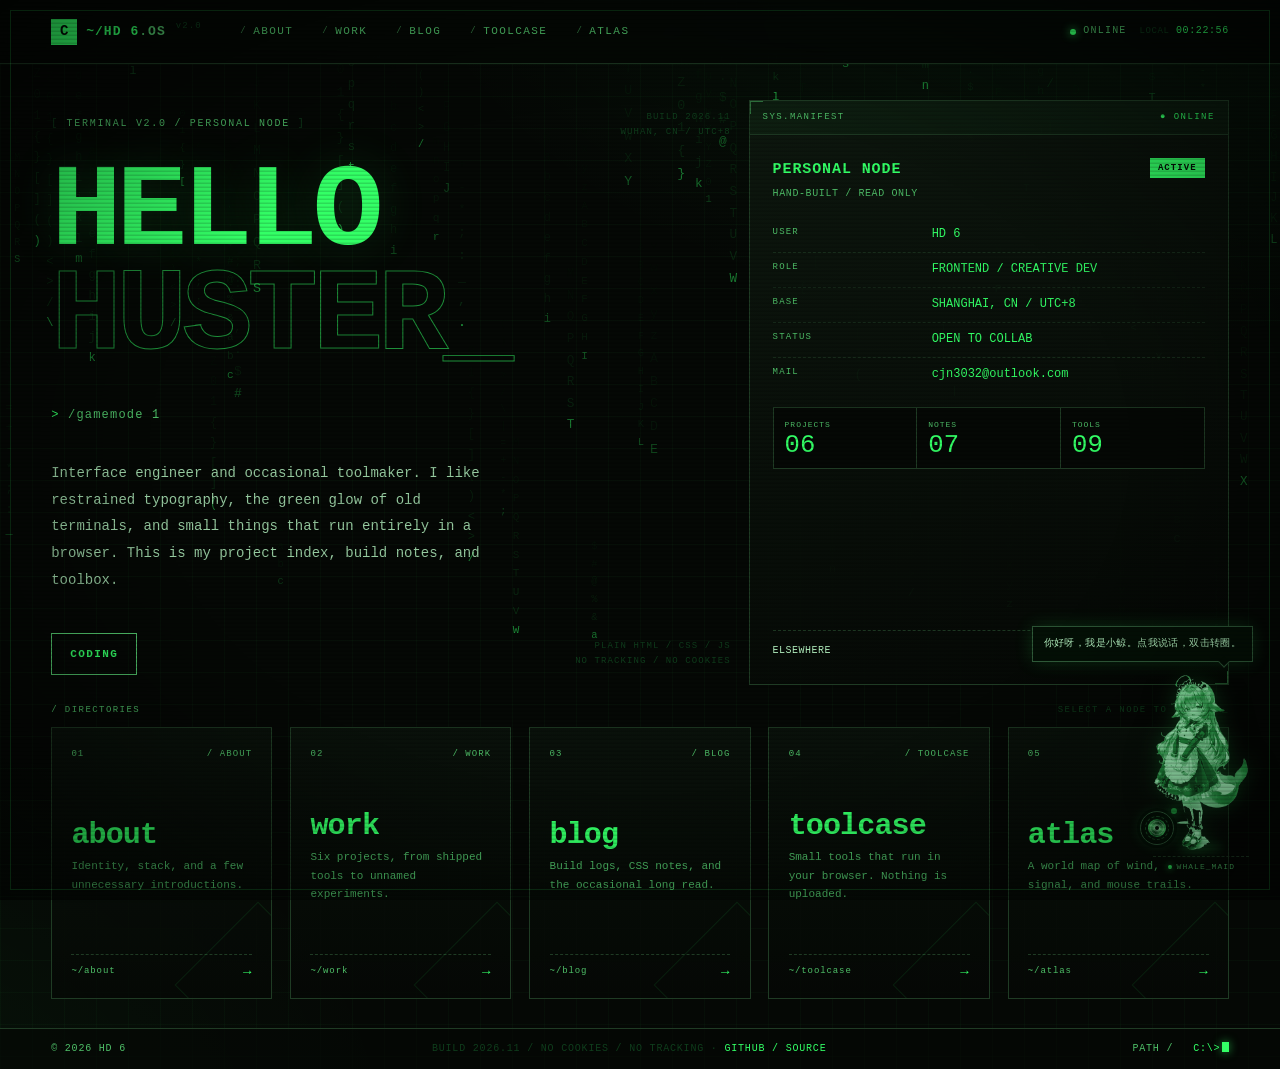
<file: index.html>
<!doctype html>
<html lang="en">


<head>


  <meta charset="UTF-8">


  <meta name="viewport" content="width=device-width, initial-scale=1.0">


  <meta name="color-scheme" content="dark">


  <meta name="theme-color" content="#050805">


  <meta name="description" content="HD 6.OS — A brief introduction.">


  <title>HELLO, HUSTER_ — HD 6.OS</title>


  <link rel="icon" href="assets/favicon.svg" type="image/svg+xml">


  <link rel="stylesheet" href="assets/style.css">


  <script src="assets/atlas-data.js" defer></script>


  <script src="assets/app.js" defer></script>


</head>


<body>


  <a class="skip-link" href="#main" data-skip-link="">SKIP TO CONTENT</a>


  <div class="crt" aria-hidden="true"></div>


  <canvas class="code-rain" data-code-rain aria-hidden="true"></canvas>





  <header class="topbar">


    <a class="brand" href="index.html" aria-label="HD 6.OS — TERMINAL v2.0 home">


      <span class="brand-mark" aria-hidden="true">C</span>


      <span class="brand-name">~/HD 6<span class="slash">.OS</span></span>


      <span class="brand-ver">v2.0</span>


    </a>


    <nav class="nav" aria-label="Primary navigation">


      <a href="about.html" data-nav-route="about"><span class="nav-num">/</span>about</a>


      <a href="work.html" data-nav-route="work"><span class="nav-num">/</span>work</a>


      <a href="blog.html" data-nav-route="blog"><span class="nav-num">/</span>blog</a>


      <a href="toolcase.html" data-nav-route="toolcase"><span class="nav-num">/</span>toolcase</a>


      <a href="atlas.html" data-nav-route="atlas"><span class="nav-num">/</span>atlas</a>


    </nav>


    <div class="sysline">


      <span class="sys-status"><span class="dot" aria-hidden="true"></span>ONLINE</span>


      <span class="clock"><span class="clock-label">LOCAL</span> <span data-clock>--:--:--</span></span>


    </div>


  </header>





  <main id="main" tabindex="-1"><section class="spa-route home" data-route="home"><section class="hero" aria-labelledby="hero-title">


      <div class="hero-top">


        <p class="eyebrow"><span class="bracket">[</span> TERMINAL v2.0 / PERSONAL NODE <span class="bracket">]</span></p>


        <p class="hero-build">BUILD 2026.11<br>WUHAN, CN / UTC+8</p>


      </div>





      <h1 class="hero-title" id="hero-title">


        <span class="line">HELLO</span>


        <span class="line line--dim">HUSTER_</span>


      </h1>





      <p class="hero-cmd"><span class="prompt">&gt;</span> /gamemode 1</p>





      <p class="hero-lede">Interface engineer and occasional toolmaker. I like restrained typography, the green glow of old terminals, and small things that run entirely in a browser. This is my project index, build notes, and toolbox.</p>





      <div class="hero-foot">


        <div class="hero-actions">


          <a class="btn" href="mailto:cjn3032@outlook.com" data-run-contact aria-haspopup="dialog" aria-label="Start simulated coding protocol">CODING</a>


        </div>


        <p class="hero-note">PLAIN HTML / CSS / JS<br>NO TRACKING / NO COOKIES</p>


      </div>


    </section>





    <aside class="manifest panel" aria-labelledby="manifest-title">


      <div class="panel-bar">


        <span>sys.manifest</span>


        <span class="bar-state">● ONLINE</span>


      </div>


      <div class="manifest-body">


        <div class="manifest-intro">


          <div>


            <h2 id="manifest-title">PERSONAL NODE</h2>


            <p>HAND-BUILT / READ ONLY</p>


          </div>


          <span class="status-tag status-tag--live">ACTIVE</span>


        </div>





        <dl class="data-list">


          <div>


<dt>USER</dt>


<dd>HD 6</dd>


</div>


          <div>


<dt>ROLE</dt>


<dd>FRONTEND / CREATIVE DEV</dd>


</div>


          <div>


<dt>BASE</dt>


<dd>SHANGHAI, CN / UTC+8</dd>


</div>


          <div>


<dt>STATUS</dt>


<dd>OPEN TO COLLAB</dd>


</div>


          <div>


<dt>MAIL</dt>


<dd><a href="mailto:cjn3032@outlook.com">cjn3032@outlook.com</a></dd>


</div>


        </dl>





        <div class="manifest-metrics">


          <div class="metric">


<span>PROJECTS</span><strong data-manifest-projects>06</strong>


</div>


          <div class="metric">


<span>NOTES</span><strong data-manifest-notes>07</strong>


</div>


          <div class="metric">


<span>TOOLS</span><strong data-manifest-tools>09</strong>


</div>


        </div>
<div class="manifest-contact">


          <span>ELSEWHERE</span>


          <a class="linkline" href="https://github.com/hdsix-coder/chenjunnan.github.io" target="_blank" rel="noopener noreferrer">GITHUB / SOURCE</a>


        </div>


      </div>


    </aside>





    <section class="directory" aria-labelledby="directory-title">


      <div class="dir-head">


        <span id="directory-title">/ DIRECTORIES</span>


        <span class="hint">SELECT A NODE TO DECRYPT_</span>


      </div>


      <div class="dir-grid">


        <a class="dircard" href="about.html">


          <div class="dircard-top">


<span>01</span><span>/ ABOUT</span>


</div>


          <div>


            <h2>about</h2>


            <span class="dircard-desc">Identity, stack, and a few unnecessary introductions.</span>


          </div>


          <div class="dircard-foot">


<span>~/about</span><span class="dircard-arrow" aria-hidden="true">→</span>


</div>


        </a>





        <a class="dircard" href="work.html">


          <div class="dircard-top">


<span>02</span><span>/ WORK</span>


</div>


          <div>


            <h2>work</h2>


            <span class="dircard-desc">Six projects, from shipped tools to unnamed experiments.</span>


          </div>


          <div class="dircard-foot">


<span>~/work</span><span class="dircard-arrow" aria-hidden="true">→</span>


</div>


        </a>





        <a class="dircard" href="blog.html">


          <div class="dircard-top">


<span>03</span><span>/ BLOG</span>


</div>


          <div>


            <h2>blog</h2>


            <span class="dircard-desc">Build logs, CSS notes, and the occasional long read.</span>


          </div>


          <div class="dircard-foot">


<span>~/blog</span><span class="dircard-arrow" aria-hidden="true">→</span>


</div>


        </a>





        <a class="dircard" href="toolcase.html">


          <div class="dircard-top">


<span>04</span><span>/ TOOLCASE</span>


</div>


          <div>


            <h2>toolcase</h2>


            <span class="dircard-desc">Small tools that run in your browser. Nothing is uploaded.</span>


          </div>


          <div class="dircard-foot">


<span>~/toolcase</span><span class="dircard-arrow" aria-hidden="true">→</span>


</div>


        </a>





        <a class="dircard" href="atlas.html">


          <div class="dircard-top">


<span>05</span><span>/ ATLAS</span>


</div>


          <div>


            <h2>atlas</h2>


            <span class="dircard-desc">A world map of wind, signal, and mouse trails.</span>


          </div>


          <div class="dircard-foot">


<span>~/atlas</span><span class="dircard-arrow" aria-hidden="true">→</span>


</div>


        </a>


      </div>


    </section>


  <dialog class="scan-dialog" data-scan-dialog tabindex="-1" aria-labelledby="scan-title" aria-describedby="scan-note scan-keyhint">


    <div class="scan-frame">


      <header class="scan-top">


        <p class="scan-kicker">[ CODING PROTOCOL / 01 ]</p>


        <div class="scan-top-right">


          <span class="scan-sim"><span class="dot"></span>SIMULATION / NO CAMERA</span>


          <button class="scan-close" type="button" data-scan-close aria-label="Close simulated facial recognition">ESC / ABORT</button>


        </div>


      </header>





      <div class="scan-layout">


        <div class="scan-stage">


          <div class="scan-stage-hud" aria-hidden="true">


            <span>SUBJECT / SYNTHETIC</span>


            <span>MESH / 68 PTS</span>


          </div>





          <span class="scan-ring" aria-hidden="true"></span>





          <svg class="scan-face" viewbox="0 0 440 480" aria-hidden="true" focusable="false">


            <g class="scan-corners">


              <path d="M78 118V78H118"></path>


              <path d="M322 78H362V118"></path>


              <path d="M78 362V402H118"></path>


              <path d="M322 402H362V362"></path>


              <path class="scan-rail" d="M88 240H132"></path>


              <path class="scan-rail" d="M308 240H352"></path>


            </g>


            <g class="scan-mesh">


              <path class="scan-outline" pathlength="1" d="M220 50C168 50 132 96 132 166C132 218 146 260 166 296C182 326 202 350 220 360C238 350 258 326 274 296C294 260 308 218 308 166C308 96 272 50 220 50Z"></path>


              <path d="M220 50V360"></path>


              <path d="M132 166H308"></path>


              <path d="M150 128Q220 108 290 128"></path>


              <path d="M146 200Q220 184 294 200"></path>


              <path d="M146 248Q220 272 294 248"></path>


              <path d="M166 296Q220 322 274 296"></path>


              <path d="M150 128L132 166L146 200L166 296L220 360L274 296L294 200L308 166L290 128Z"></path>


              <path d="M164 182Q188 164 212 182Q188 200 164 182Z"></path>


              <path d="M228 182Q252 164 276 182Q252 200 228 182Z"></path>


              <path d="M220 182L210 232L226 238"></path>


              <path d="M184 270Q220 286 256 270"></path>


              <path d="M150 128L220 238L290 128"></path>


              <path d="M166 296L220 238L274 296"></path>


              <path d="M132 166L220 238L308 166"></path>


              <path d="M160 110L220 182L280 110"></path>


              <path d="M152 216L220 280L288 216"></path>


              <path d="M188 200L220 248L252 200"></path>


            </g>


            <g class="scan-points">


              <circle cx="220" cy="50" r="2"></circle><circle cx="132" cy="166" r="2"></circle><circle cx="308" cy="166" r="2"></circle>


              <circle cx="166" cy="296" r="2"></circle><circle cx="274" cy="296" r="2"></circle><circle cx="220" cy="360" r="2"></circle>


              <circle cx="188" cy="182" r="2"></circle><circle cx="252" cy="182" r="2"></circle><circle cx="210" cy="232" r="2"></circle>


              <circle cx="226" cy="238" r="2"></circle><circle cx="220" cy="286" r="2"></circle><circle cx="150" cy="128" r="2"></circle>


              <circle cx="290" cy="128" r="2"></circle><circle cx="146" cy="248" r="2"></circle><circle cx="294" cy="248" r="2"></circle>


            </g>


          </svg>





          <span class="scan-sweep" aria-hidden="true"></span>





          <div class="scan-stage-foot" aria-hidden="true">


            <span data-scan-stage>STANDBY</span>


            <span data-scan-coords>X 000.000 / Y 000.000</span>


          </div>


        </div>





        <div class="scan-copy">


          <p class="eyebrow">IDENTITY LAYER / 01</p>


          <h2 class="scan-title" id="scan-title">FACIAL<br><span>HANDSHAKE</span>


</h2>


          <p class="scan-lede" id="scan-note">Facial recognition...</p>





          <div class="scan-meter">


            <div class="scan-meter-top">


              <span data-scan-status role="status" aria-live="polite">INITIALIZING</span>


              <strong data-scan-progress>00%</strong>


            </div>


            <div class="scan-track"><span data-scan-bar style="width:0%"></span></div>


          </div>





          <ul class="scan-checks" aria-label="Simulated recognition steps">


            <li data-scan-check="acquire">


<span class="scan-mark">[ -- ]</span><span>SUBJECT ACQUISITION</span>


</li>


            <li data-scan-check="liveness">


<span class="scan-mark">[ -- ]</span><span>LIVENESS CHECK</span>


</li>


            <li data-scan-check="mesh">


<span class="scan-mark">[ -- ]</span><span>MESH LOCK / 68 PTS</span>


</li>


            <li data-scan-check="entropy">


<span class="scan-mark">[ -- ]</span><span>ENTROPY SAMPLE</span>


</li>


            <li data-scan-check="match">


<span class="scan-mark">[ -- ]</span><span>CONFIDENCE MATCH</span>


</li>


          </ul>





          <div class="scan-log-wrap">


            <p class="scan-label">HANDSHAKE LOG</p>


            <ol class="scan-log" data-scan-log role="log" aria-live="polite"></ol>


          </div>





          <div class="scan-actions">


            <button class="btn btn--quiet" type="button" data-scan-close>ABORT</button>


            <button class="btn scan-enter" type="button" data-scan-enter disabled>ENTER SESSION</button>


          </div>


          <p class="scan-keyhint" id="scan-keyhint">


            <span class="scan-keycap" aria-hidden="true">ANY KEY</span>


            <span>Skip scan and open the code editor</span>


          </p>


          <p class="scan-disclaimer">SIMULATION ONLY / NO CAMERA ACCESS / NO DATA LEAVES THIS BROWSER</p>


        </div>


      </div>


    </div>


  </dialog>





  <section class="code-mode" data-code-mode role="dialog" aria-modal="true" aria-labelledby="code-title" hidden>


    <h2 class="sr-only" id="code-title">Simulated coding session</h2>


    <div class="code-shell">


      <header class="code-head">


        <div class="code-brand">


          <span class="brand-mark" aria-hidden="true">C</span>


          <span class="code-path">~/coding.session</span>


          <span class="code-badge">FAKE BUILD</span>


        </div>


        <div class="code-head-right">


          <span class="code-live"><span class="dot"></span>SESSION LIVE</span>


          <span class="clock"><span class="clock-label">LOCAL</span> <span data-code-clock>--:--:--</span></span>


          <button class="code-exit" type="button" data-code-exit aria-label="Exit simulated coding session">ESC / EXIT</button>


        </div>


      </header>





      <div class="code-body">


        <aside class="code-sidebar" aria-label="Simulated file tree">


          <p class="code-label">EXPLORER</p>


          <p class="code-root">~/coding.session</p>


          <ul class="code-tree">


            <li><span class="tree-dir">src/</span></li>


            <li class="is-active">


<span class="tree-file">identity.ts</span><span class="tree-meta">19</span>


</li>


            <li>


<span class="tree-file">handshake.ts</span><span class="tree-meta">08</span>


</li>


            <li>


<span class="tree-file">deploy.ts</span><span class="tree-meta">11</span>


</li>


            <li><span class="tree-dir">assets/</span></li>


            <li><span class="tree-file">signal.svg</span></li>


          </ul>


          <div class="code-side-stat">


            <span>STATUS</span>


            <strong>SIMULATED</strong>


          </div>


        </aside>





        <section class="code-editor" aria-label="Simulated code editor">


          <div class="code-tabs">


            <span class="is-active">identity.ts</span>


            <span>handshake.ts</span>


            <span class="code-tab-meta">UTF-8</span>


          </div>


          <div class="code-pane" data-code-pane>


            <div class="code-lines" data-code-lines>


              <div class="code-line" data-code-line>


<span class="code-no">01</span><code><span class="tok-comment">// coding/session — simulated locally</span></code>


</div>


              <div class="code-line" data-code-line>


<span class="code-no">02</span><code><span class="tok-key">import</span> { <span class="tok-fn">identify</span> } <span class="tok-key">from</span> <span class="tok-str">"@node/biometrics"</span>;</code>


</div>


              <div class="code-line" data-code-line>


<span class="code-no">03</span><code><span class="tok-key">import</span> { <span class="tok-fn">deploy</span> } <span class="tok-key">from</span> <span class="tok-str">"@node/release"</span>;</code>


</div>


              <div class="code-line" data-code-line>


<span class="code-no">04</span><code> </code>


</div>


              <div class="code-line" data-code-line>


<span class="code-no">05</span><code><span class="tok-key">const</span> subject = <span class="tok-key">await</span> <span class="tok-fn">identify</span>({</code>


</div>


              <div class="code-line" data-code-line>


<span class="code-no">06</span><code>  layer: <span class="tok-str">"coding"</span>,</code>


</div>


              <div class="code-line" data-code-line>


<span class="code-no">07</span><code>  camera: <span class="tok-bool">false</span>,</code>


</div>


              <div class="code-line" data-code-line>


<span class="code-no">08</span><code>  mode: <span class="tok-str">"simulated"</span>,</code>


</div>


              <div class="code-line" data-code-line>


<span class="code-no">09</span><code>});</code>


</div>


              <div class="code-line" data-code-line>


<span class="code-no">10</span><code> </code>


</div>


              <div class="code-line" data-code-line>


<span class="code-no">11</span><code><span class="tok-key">if</span> (!subject.confidence) {</code>


</div>


              <div class="code-line" data-code-line>


<span class="code-no">12</span><code>  <span class="tok-key">throw</span> <span class="tok-key">new</span> <span class="tok-fn">Error</span>(<span class="tok-str">"SIGNAL_LOST"</span>);</code>


</div>


              <div class="code-line" data-code-line>


<span class="code-no">13</span><code>}</code>


</div>


              <div class="code-line" data-code-line>


<span class="code-no">14</span><code> </code>


</div>


              <div class="code-line" data-code-line>


<span class="code-no">15</span><code><span class="tok-key">await</span> <span class="tok-fn">deploy</span>({</code>


</div>


              <div class="code-line" data-code-line>


<span class="code-no">16</span><code>  target: <span class="tok-str">"HD 6.os"</span>,</code>


</div>


              <div class="code-line" data-code-line>


<span class="code-no">17</span><code>  branch: <span class="tok-str">"coding/handshake"</span>,</code>


</div>


              <div class="code-line" data-code-line>


<span class="code-no">18</span><code>});</code>


</div>


              <div class="code-line" data-code-line>


<span class="code-no">19</span><code><span class="tok-fn">console</span>.<span class="tok-fn">log</span>(<span class="tok-str">"hello, world_"</span>);<span class="code-cursor" aria-hidden="true"></span></code>


</div>


            </div>


          </div>


          <div class="code-editor-foot">


            <span>main*</span>


            <span>Ln <b data-code-ln>01</b>, Col 01</span>


            <span>SPACES: 2</span>


            <span>UTF-8</span>


          </div>


        </section>





        <aside class="code-output" aria-label="Simulated build output">


          <div class="code-output-head">


            <span>OUTPUT / DRY RUN</span>


            <span data-code-build-state>QUEUED</span>


          </div>


          <div class="code-progress"><span data-code-bar style="width:0%"></span></div>


          <div class="code-percent">


<strong data-code-percent>00%</strong><span>BUILD</span>


</div>


          <ol class="code-log" data-code-log role="log" aria-live="polite"></ol>


          <div class="code-output-actions">


            <a class="btn btn--quiet" href="mailto:cjn3032@outlook.com">SEND MESSAGE</a>


            <button class="btn" type="button" data-code-exit>RETURN NODE</button>


          </div>


          <p class="code-note">NO FILES WRITTEN / NO NETWORK CALLS</p>


        </aside>


      </div>





      <footer class="code-foot">


        <span>CODING PROTOCOL / SIMULATED</span>


        <span>BUILD 2026.11 / DRY RUN</span>


        <span>ESC TO RETURN</span>


      </footer>


    </div>





    <div class="breach" data-breach hidden aria-hidden="true">


      <div class="breach-noise" aria-hidden="true"></div>


      <div class="breach-wrap">


        <header class="breach-head">


          <p class="breach-eyebrow"><span class="breach-alert-dot" aria-hidden="true"></span>UNAUTHORIZED PROCESS / PID 0x6F</p>


          <p class="breach-head-note">BROWSER-SIDE SIMULATION / NO FILES TOUCHED</p>


          <button class="breach-exit" type="button" data-code-exit data-breach-exit>DISCONNECT [ESC]</button>


        </header>





        <div class="breach-grid">


          <section class="breach-window breach-explorer" aria-label="Simulated file explorer">


            <header class="breach-winbar">


              <span class="breach-dots" aria-hidden="true"><i></i><i></i><i></i></span>


              <span class="breach-wintitle">EXPLORER.EXE</span>


              <span class="breach-winmeta">NODE 07 / LIVE</span>


            </header>


            <div class="breach-explorer-body">


              <div class="breach-address">


                <span class="breach-address-label">ADDRESS</span>


                <span class="breach-address-path" data-breach-path></span>


                <span class="breach-caret" aria-hidden="true"></span>


              </div>


              <div class="breach-explorer-main">


                <aside class="breach-tree" aria-hidden="true">


                  <p>QUICK ACCESS</p>


                  <ul>


                    <li class="is-active">Desktop</li>


                    <li>Documents</li>


                    <li>Downloads</li>


                    <li>Projects</li>


                    <li>Node_07</li>


                  </ul>


                </aside>


                <div class="breach-files" data-breach-files>


                  <div class="breach-file breach-file--head">


<span>NAME</span><span>TYPE</span><span>MODIFIED</span>


</div>


                  <div class="breach-file">


<span>contracts/</span><span>FOLDER</span><span>09:41</span>


</div>


                  <div class="breach-file">


<span>site-2026/</span><span>FOLDER</span><span>09:42</span>


</div>


                  <div class="breach-file">


<span>README.txt</span><span>TEXT</span><span>09:18</span>


</div>


                  <div class="breach-file">


<span>signal.log</span><span>LOG</span><span>09:40</span>


</div>


                  <div class="breach-file">


<span>backup_final.zip</span><span>ARCHIVE</span><span>08:57</span>


</div>


                  <div class="breach-file">


<span>notes_2026.md</span><span>MARKDOWN</span><span>09:12</span>


</div>


                  <div class="breach-file">


<span>passphrase.txt</span><span>TEXT</span><span>09:39</span>


</div>


                </div>


              </div>


              <div class="breach-explorer-status">


                <span>1 OBJECT SELECTED / READ-ONLY MIRROR</span>


                <span>LOCAL SESSION</span>


              </div>


            </div>


          </section>





          <section class="breach-window breach-terminal" aria-label="Simulated command prompt">


            <header class="breach-winbar">


              <span class="breach-dots" aria-hidden="true"><i></i><i></i><i></i></span>


              <span class="breach-wintitle">cmd.exe / REMOTE INPUT</span>


              <span class="breach-winmeta">PID 0x6F</span>


            </header>


            <pre class="breach-term-log" data-breach-log></pre>


            <div class="breach-term-foot">


              <span>TRACE / USER INPUT MIRRORED</span>


              <span>NO COMMANDS EXECUTED</span>


            </div>


          </section>





          <aside class="breach-window breach-alert" data-breach-alert>


            <div class="breach-alert-body">


              <p class="breach-alert-eyebrow">SYSTEM INTEGRITY / FAILED</p>


              <h3 class="breach-alert-title">UNAUTHORIZED<br>PROCESS</h3>


              <p class="breach-alert-copy">A remote session has attached to the local editor. This is a simulated containment failure.</p>


              <div class="breach-meter-top">


<span>TRANSFER</span><strong data-breach-percent>00%</strong>


</div>


              <div class="breach-meter"><span data-breach-bar style="width:0%"></span></div>


              <p class="breach-status" data-breach-status>INITIALIZING / TRACE</p>


              <ul class="breach-facts">


                <li>


<span>INPUT</span><strong>MIRRORED</strong>


</li>


                <li>


<span>PATHS</span><strong>12,408</strong>


</li>


                <li>


<span>FILES</span><strong>UNTOUCHED</strong>


</li>


              </ul>


              <button class="btn breach-btn" type="button" data-code-exit data-breach-exit>RETURN NODE</button>


              <p class="breach-disclaimer">SIMULATION ONLY / NO SYSTEM FILES WERE TOUCHED</p>


            </div>


          </aside>


        </div>





        <footer class="breach-foot">


          <span>SESSION / CODING</span>


          <span>UNKNOWN VECTOR 0x6F</span>


          <span>NO NETWORK / NO FILES</span>


        </footer>


      </div>


    </div>


  </section>


</section><section class="spa-route subpage" data-route="about" hidden="hidden"><div class="crumbline">


      <span class="crumb-path">~/about</span>


      <span class="pagecode">PAGE 01 / 05</span>


    </div>





    <header class="pagehead">


      <div>


        <p class="eyebrow"><span class="bracket">[</span> SECTION 01 / IDENTITY <span class="bracket">]</span></p>


        <h1 class="page-title">


<span class="prompt">&gt;</span>WHO AM I<span class="cursor cursor--small" aria-hidden="true"></span>


</h1>


        <p class="page-lede">An informal introduction</p>


      </div>


      <dl class="filemeta">


        <dt>FILE</dt>


<dd>about.md</dd>


        <dt>MODE</dt>


<dd>READ-ONLY</dd>


        <dt>UPDATED</dt>


<dd>2026.11</dd>


      </dl>


    </header>





    <div class="about-grid">


      <aside class="profile panel" aria-label="JUNNAN CHEN ID card">


        <div class="id-card">


          <span class="id-glyph" aria-hidden="true">C</span>


          <figure class="id-photo">


            <img src="[data-uri]" alt="Pink-tinted cat wearing a face mask, the green-terminal ID card key visual" width="1200" height="600" fetchpriority="high" decoding="async" onerror="this.closest('.id-photo').remove()">


            <span class="id-scan" aria-hidden="true"></span>


          </figure>


          <span class="id-caption">JUNNAN CHEN / PERSONAL NODE</span>


          <span class="id-serial">ID-2007-1027</span>


        </div>





        <div class="profile-body">


          <dl class="data-list">


            <div>


<dt>HANDLE</dt>


<dd>JUNNAN CHEN</dd>


</div>


            <div>


<dt>ROLE</dt>


<dd>FRONTEND / CREATIVE DEV</dd>


</div>


            <div>


<dt>BASE</dt>


<dd>WUHAN, CN / UTC+8</dd>


</div>


            <div>


<dt>STATUS</dt>


<dd>OPEN TO COLLAB</dd>


</div>


            <div>


<dt>MAIL</dt>


<dd><a href="mailto:cjn3032@outlook.com">cjn3032@outlook.com</a></dd>


</div>


            <div>


<dt>GITHUB</dt>


<dd><a class="linkline" href="https://github.com/hdsix-coder/chenjunnan.github.io" target="_blank" rel="noopener noreferrer">hdsix-coder / chenjunnan.github.io</a></dd>


</div>


          </dl>


          <div class="barcode" aria-hidden="true"></div>


        </div>





        <div class="profile-contact">


          <a class="btn btn--block" href="mailto:cjn3032@outlook.com">RUN CONTACT</a>


          <span class="pending">NO SOCIALS / NO TRACKING</span>


        </div>


      </aside>





      <div class="dossier">


        <section class="section" aria-labelledby="profile-title">


          <h2 class="section-head" id="profile-title">


<span class="idx">01 /</span> PROFILE <span class="idx">WHO AM I</span>


</h2>


          <div class="prose">


            <p>Hi, I'm 陈俊男. I study at HUST; this is my personal node.</p>


            <p>Most of my work happens in the browser: turning dense information into readable layers, making interaction lighter and pages faster. I like terminals, grids, monospace type, and things that <span class="accent">look like machines and feel human</span>.</p>


            <p>This site is a personal node under construction. Projects are still growing, notes are still being written, and tools are still being added. Start with <a class="linkline" href="work.html">WORK</a> or <a class="linkline" href="blog.html">BLOG</a>.</p>


          </div>


        </section>





        <section class="section" aria-labelledby="skills-title">


          <h2 class="section-head" id="skills-title">


<span class="idx">02 /</span> CAPABILITIES <span class="idx">STATIC</span>


</h2>


          <div class="skills">


            <div class="skill">


              <div class="skill-top">


<span>HTML / CSS</span><strong>86%</strong>


</div>


              <div class="meter" role="img" aria-label="HTML and CSS proficiency 86%"><span style="--v:86"></span></div>


            </div>


            <div class="skill">


              <div class="skill-top">


<span>JAVASCRIPT</span><strong>82%</strong>


</div>


              <div class="meter" role="img" aria-label="JavaScript proficiency 82%"><span style="--v:82"></span></div>


            </div>


            <div class="skill">


              <div class="skill-top">


<span>DESIGN SYSTEMS</span><strong>74%</strong>


</div>


              <div class="meter" role="img" aria-label="Design systems proficiency 74%"><span style="--v:74"></span></div>


            </div>


            <div class="skill">


              <div class="skill-top">


<span>TOOLING / BUILD</span><strong>78%</strong>


</div>


              <div class="meter" role="img" aria-label="Tooling and build proficiency 78%"><span style="--v:78"></span></div>


            </div>


          </div>


        </section>





        <section class="section" aria-labelledby="log-title">


          <h2 class="section-head" id="log-title">


<span class="idx">03 /</span> SYSTEM LOG <span class="idx">RECENT</span>


</h2>


          <ol class="log-list">


            <li>


              <time class="log-date" datetime="2026-11-09">2026.11.09</time>


              <p class="log-text">Rebuilt the whole site as <strong>V2.0</strong>. Full-screen shell, filterable project index, and a CSS-only scanline pass.</p>


            </li>


            <li>


              <time class="log-date" datetime="2026-10-24">2026.10.24</time>


              <p class="log-text">Started moving everyday tools into the browser. First up: the <strong>TIMESTAMP</strong> converter.</p>


            </li>


            <li>


              <time class="log-date" datetime="2026-09-12">2026.09.12</time>


              <p class="log-text">Removed three barely used dependencies; build time dropped from <strong>8s</strong> to <strong>1.2s</strong>.</p>


            </li>


          </ol>


        </section>





        <section class="friend-links" aria-labelledby="friend-links-title">


          <div class="friend-links-head">


            <h2 class="friend-links-title" id="friend-links-title">


<span class="quote-mark" aria-hidden="true">// </span>FRIEND LINKS</h2>


            <span class="friend-links-count">04 EXTERNAL NODES</span>


          </div>


          <ul class="friend-links-list">


            <li>


              <a class="friend-link" href="https://act.mihoyo.com/ys/app/interactive-map/" target="_blank" rel="noopener noreferrer">


                <span class="friend-link-index" aria-hidden="true">01</span>


                <span class="friend-link-name">GENSHIN MAP</span>


                <span class="friend-link-host">act.mihoyo.com <span class="friend-link-arrow" aria-hidden="true">↗</span><span class="sr-only"> (opens in a new tab)</span></span>


              </a>


            </li>


            <li>


              <a class="friend-link" href="https://iirose.com/" target="_blank" rel="noopener noreferrer">


                <span class="friend-link-index" aria-hidden="true">02</span>


                <span class="friend-link-name">IIROSE</span>


                <span class="friend-link-host">iirose.com <span class="friend-link-arrow" aria-hidden="true">↗</span><span class="sr-only"> (opens in a new tab)</span></span>


              </a>


            </li>


            <li>


              <a class="friend-link" href="https://www.runoob.com/" target="_blank" rel="noopener noreferrer">


                <span class="friend-link-index" aria-hidden="true">03</span>


                <span class="friend-link-name">RUNOOB</span>


                <span class="friend-link-host">runoob.com <span class="friend-link-arrow" aria-hidden="true">↗</span><span class="sr-only"> (opens in a new tab)</span></span>


              </a>


            </li>


            <li>


              <a class="friend-link" href="https://csdiy.wiki/" target="_blank" rel="noopener noreferrer">


                <span class="friend-link-index" aria-hidden="true">04</span>


                <span class="friend-link-name">CS DIY</span>


                <span class="friend-link-host">csdiy.wiki <span class="friend-link-arrow" aria-hidden="true">↗</span><span class="sr-only"> (opens in a new tab)</span></span>


              </a>


            </li>


          </ul>


        </section>





        <section class="cta-strip panel" aria-labelledby="about-cta">


          <div>


            <h2 id="about-cta">Have a project, or just want to say hi?</h2>


            <p>Source and revision history are on GitHub.</p>


          </div>


          <a class="btn" href="mailto:cjn3032@outlook.com">RUN CONTACT</a>


        </section>


      </div>


    </div>


  </section><section class="spa-route subpage" data-route="work" hidden="hidden"><div class="crumbline">


      <span class="crumb-path">~/work</span>


      <span class="pagecode">PAGE 02 / 05</span>


    </div>





    <header class="pagehead">


      <div>


        <p class="eyebrow"><span class="bracket">[</span> SECTION 02 / INDEX <span class="bracket">]</span></p>


        <h1 class="page-title">


<span class="prompt">&gt;</span> ls -la /work<span class="cursor cursor--small" aria-hidden="true"></span>


</h1>


        <p class="page-lede">Six nodes: some live, some still in the lab. This is an index only; no polished detail pages. If one catches your eye, send a note.</p>


      </div>


      <dl class="filemeta">


        <dt>FILE</dt>


<dd>work.index</dd>


        <dt>MODE</dt>


<dd>LIST</dd>


        <dt>UPDATED</dt>


<dd>2026.11</dd>


      </dl>


    </header>





    <div class="filterbar" role="group" aria-label="Filter projects by category" data-work-filters>


      <button class="filter is-active" type="button" data-filter="all" aria-pressed="true">ALL <span class="filter-count" data-filter-count="all">06</span></button>


      <button class="filter" type="button" data-filter="web" aria-pressed="false">WEB <span class="filter-count" data-filter-count="web">03</span></button>


      <button class="filter" type="button" data-filter="tool" aria-pressed="false">TOOL <span class="filter-count" data-filter-count="tool">02</span></button>


      <button class="filter" type="button" data-filter="lab" aria-pressed="false">LAB <span class="filter-count" data-filter-count="lab">01</span></button>


      <p class="work-live"><span class="dot" aria-hidden="true"></span> <strong data-work-visible>06</strong> / 06 VISIBLE</p>


    </div>





    <div class="work-grid" data-work-grid>


      <article class="project project--featured" data-cat="web">


        <div class="project-top">


          <span class="project-index">[ 001 ]</span>


          <span class="status-tag status-tag--live">LIVE</span>


        </div>


        <p class="project-cat">WEB / PERSONAL SYSTEM</p>


        <h2 class="project-title">TERMINAL.OS</h2>


        <p class="project-desc">The page you're on: a full-screen terminal shell, a filterable project index, and a scanline pass drawn in CSS only.</p>


        <ul class="project-chips">


          <li class="chip">HTML</li>


          <li class="chip">CSS</li>


          <li class="chip">JAVASCRIPT</li>


        </ul>


        <div class="mock" aria-hidden="true">


          <div class="mock-bar">


<i></i><i></i><i></i><em>~/HD 6.os</em>


</div>


          <pre><span class="mock-glow">$</span>WHO AM I


JUNNAN CHEN


<span class="mock-glow">$</span> uptime


07:42 up 2 days, 1 user


<span class="mock-glow">$</span> <span class="cursor cursor--small"></span></pre>


        </div>


        <div class="project-foot">


          <span>2026 / ZS-001</span>


          <span>DETAIL / SOON</span>


        </div>


      </article>





      <article class="project" data-cat="lab">


        <div class="project-top">


          <span class="project-index">[ 002 ]</span>


          <span class="status-tag status-tag--wip">WIP</span>


        </div>


        <p class="project-cat">LAB / KNOWLEDGE GRAPH</p>


        <h2 class="project-title">NODE ATLAS</h2>


        <p class="project-desc">Loose notes, links, and half-finished things wired into one graph. For now it behaves more like a map that breathes.</p>


        <ul class="project-chips">


          <li class="chip">GRAPH</li>


          <li class="chip">JS</li>


        </ul>


        <div class="project-foot">


          <span>2026 / ZS-002</span>


          <span>DETAIL / SOON</span>


        </div>


      </article>





      <article class="project" data-cat="tool">


        <div class="project-top">


          <span class="project-index">[ 003 ]</span>


          <span class="status-tag status-tag--beta">BETA</span>


        </div>


        <p class="project-cat">TOOL / IMAGE LAB</p>


        <h2 class="project-title">PIXEL FOUNDRY</h2>


        <p class="project-desc">A small workshop for pixel icons in the browser. Export a PNG; nothing is uploaded.</p>


        <ul class="project-chips">


          <li class="chip">CANVAS</li>


          <li class="chip">PNG</li>


        </ul>


        <div class="project-foot">


          <span>2025 / ZS-003</span>


          <span>DETAIL / SOON</span>


        </div>


      </article>





      <article class="project" data-cat="tool">


        <div class="project-top">


          <span class="project-index">[ 004 ]</span>


          <span class="status-tag status-tag--live">LIVE</span>


        </div>


        <p class="project-cat">TOOL / FOCUS</p>


        <h2 class="project-title">SIGNAL</h2>


        <p class="project-desc">A minimal pomodoro timer and focus log. It remembers the last time you drifted.</p>


        <ul class="project-chips">


          <li class="chip">JS</li>


          <li class="chip">TIMER</li>


        </ul>


        <div class="project-foot">


          <span>2025 / ZS-004</span>


          <span>DETAIL / SOON</span>


        </div>


      </article>





      <article class="project" data-cat="web">


        <div class="project-top">


          <span class="project-index">[ 005 ]</span>


          <span class="status-tag status-tag--wip">WIP</span>


        </div>


        <p class="project-cat">WEB / SOCIAL EXPERIMENT</p>


        <h2 class="project-title">FISHBOWL</h2>


        <p class="project-desc">A transparent message pond: every line you write becomes a fish and swims onto someone else's screen.</p>


        <ul class="project-chips">


          <li class="chip">CSS</li>


          <li class="chip">CANVAS</li>


          <li class="chip">WEB</li>


        </ul>


        <div class="project-foot">


          <span>2025 / ZS-005</span>


          <span>DETAIL / SOON</span>


        </div>


      </article>





      <article class="project" data-cat="web">


        <div class="project-top">


          <span class="project-index">[ 006 ]</span>


          <span class="status-tag status-tag--archived">ARCHIVED</span>


        </div>


        <p class="project-cat">WEB / RESTORATION</p>


        <h2 class="project-title">CARBON COPY</h2>


        <p class="project-desc">A pixel-by-pixel reconstruction study of an old web page. Kept as an archive.</p>


        <ul class="project-chips">


          <li class="chip">HTML</li>


          <li class="chip">CSS</li>


          <li class="chip">ARCHIVE</li>


        </ul>


        <div class="project-foot">


          <span>2024 / ZS-006</span>


          <span>DETAIL / SOON</span>


        </div>


      </article>





      <div class="work-empty" data-work-empty hidden>NO MATCHING NODES / TRY ANOTHER FILTER</div>


    </div>





    <p class="work-footnote">ALL WORK IS PLACEHOLDER UNLESS LINKED. DETAIL PAGES / PENDING.</p>





    <section class="cta-strip panel" aria-labelledby="work-cta">


      <div>


        <h2 id="work-cta">Have an idea you want to make real?</h2>


        <p>It doesn't have to be complete. A link, a sketch, or a simple 'this feels off' is enough.</p>


      </div>


      <a class="btn" href="mailto:cjn3032@outlook.com">START A THREAD</a>


    </section>


  </section><section class="spa-route subpage blog-page" data-route="blog" hidden="hidden" data-blog=""><div class="crumbline">


      <span class="crumb-path">~/blog</span>


      <span class="pagecode">PAGE 03 / 05</span>


    </div>





    <header class="pagehead">


      <div>


        <p class="eyebrow"><span class="bracket">[</span> SECTION 03 / NOTES <span class="bracket">]</span></p>


        <h1 class="page-title">


<span class="prompt">&gt;</span> tail -f /blog<span class="cursor cursor--small" aria-hidden="true"></span>


</h1>


        <p class="page-lede">Build logs, CSS notes, and the occasional long read. Entries are stored locally in this browser; no comments, no tracking.</p>


      </div>


      <dl class="filemeta">


        <dt>FILE</dt>


<dd>blog.log</dd>


        <dt>MODE</dt>


<dd>STREAM</dd>


        <dt>UPDATED</dt>


<dd>2026.11</dd>


      </dl>


    </header>





    <div class="blog-toolbar">


      <div class="blog-toolbar-copy">


        <span class="eyebrow"><span class="bracket">[</span> LOCAL ENTRY STORE <span class="bracket">]</span></span>


        <span class="blog-count" data-blog-count>07 ENTRIES</span>


      </div>


      <div class="blog-toolbar-actions">


        <span class="blog-status" data-blog-status role="status" aria-live="polite"></span>


        <button class="btn btn--quiet" type="button" data-blog-new aria-haspopup="dialog" hidden>+ NEW ENTRY</button>


      </div>


    </div>





    <article class="featured-post panel" aria-labelledby="featured-title" tabindex="-1" data-blog-featured>


      <div class="featured-index">


        <span class="eyebrow">FEATURED</span>


        <span class="big" aria-hidden="true">01</span>


        <div class="featured-meta">


          <time datetime="2026-11-09" data-blog-featured-date>2026.11.09</time>


          <span data-blog-featured-meta>DEVLOG / CSS / 8 MIN</span>


        </div>


      </div>


      <div class="featured-copy">


        <p class="eyebrow"><span class="bracket">[</span> FEATURED ENTRY <span class="bracket">]</span></p>


        <h2 class="featured-title" id="featured-title" data-blog-featured-title>Why I rewrote my personal site again</h2>


        <p class="featured-excerpt" data-blog-featured-excerpt>The last rewrite was two years ago. The old version wasn't broken; it just didn't feel like me anymore. So I pulled apart the centered card and rebuilt it as a full-screen green terminal, then asked again: what should this site show first?</p>


        <div class="featured-bottom" data-blog-featured-bottom>


          <span class="chip">DEVLOG</span>


          <span class="chip">CSS</span>


          <span class="chip">8 MIN</span>


          <span class="pending">ENTRY PAGE / PENDING</span>


        </div>


      </div>


    </article>





    <div class="blog-grid">


      <section class="post-list" aria-labelledby="entries-title" data-blog-list>


        <h2 class="section-head" id="entries-title">


<span class="idx">01 /</span> LOG ENTRIES <span class="idx">RECENT</span>


</h2>


        <div class="post-head" aria-hidden="true">


          <span>DATE</span>


          <span>ENTRY</span>


          <span>TAGS</span>


          <span>READ / PIN / DEL</span>


        </div>





        <article class="post-row">


          <time class="post-date" datetime="2026-11-02">2026.11.02</time>


          <div class="post-main">


            <h3 class="post-title">How to draw a scanline that doesn't sting</h3>


            <p class="post-excerpt">A scanline isn't just dark stripes over the page. The hard part is letting it live in the dark without stealing the text's air.</p>


          </div>


          <ul class="post-tags">


            <li class="chip">CSS</li>


            <li class="chip">DETAIL</li>


          </ul>


          <span class="post-read">05 MIN</span>


        </article>





        <article class="post-row">


          <time class="post-date" datetime="2026-10-24">2026.10.24</time>


          <div class="post-main">


            <h3 class="post-title">Local first: keep tools in the browser</h3>


            <p class="post-excerpt">Timestamps, JSON, contrast, and UUIDs need no server. Data never leaves the tab, and the whole backend disappears.</p>


          </div>


          <ul class="post-tags">


            <li class="chip">JS</li>


            <li class="chip">TOOLING</li>


          </ul>


          <span class="post-read">06 MIN</span>


        </article>





        <article class="post-row">


          <time class="post-date" datetime="2026-10-11">2026.10.11</time>


          <div class="post-main">


            <h3 class="post-title">Why terminal palettes are always green</h3>


            <p class="post-excerpt">From P1 phosphor to today's #33ff66: green was an early display compromise, then an atmosphere we chose.</p>


          </div>


          <ul class="post-tags">


            <li class="chip">COLOR</li>


            <li class="chip">DESIGN</li>


          </ul>


          <span class="post-read">04 MIN</span>


        </article>





        <article class="post-row">


          <time class="post-date" datetime="2026-09-28">2026.09.28</time>


          <div class="post-main">


            <h3 class="post-title">A static site build checklist</h3>


            <p class="post-excerpt">No framework, still discipline: directory rules, link checks, responsive captures, and a few commands before release.</p>


          </div>


          <ul class="post-tags">


            <li class="chip">STATIC</li>


            <li class="chip">PROCESS</li>


          </ul>


          <span class="post-read">07 MIN</span>


        </article>





        <article class="post-row">


          <time class="post-date" datetime="2026-09-12">2026.09.12</time>


          <div class="post-main">


            <h3 class="post-title">My Git alias cheat sheet</h3>


            <p class="post-excerpt">A few aliases worn into muscle memory. They didn't make Git simpler; they made it faster.</p>


          </div>


          <ul class="post-tags">


            <li class="chip">GIT</li>


            <li class="chip">NOTES</li>


          </ul>


          <span class="post-read">03 MIN</span>


        </article>





        <article class="post-row">


          <time class="post-date" datetime="2026-08-30">2026.08.30</time>


          <div class="post-main">


            <h3 class="post-title">August reading: on interfaces and machines</h3>


            <p class="post-excerpt">Three half-read books, one paper reread twice, and a clearer verdict: an interface is a machine's manners.</p>


          </div>


          <ul class="post-tags">


            <li class="chip">READING</li>


            <li class="chip">NOTES</li>


          </ul>


          <span class="post-read">05 MIN</span>


        </article>





        <div class="pending-note">


          <span>ENTRY PAGES / PENDING</span>


          <span>NO COMMENTS / NO TRACKING</span>


        </div>


        <button class="blog-more" type="button" data-blog-more hidden>LOAD MORE ENTRIES</button>


      </section>





      <aside class="sidebar" aria-label="Blog sidebar">


        <section class="side-panel panel" aria-labelledby="tags-title">


          <div class="panel-bar">


            <span id="tags-title">TAGS</span>


            <span data-blog-tag-count>07</span>


          </div>


          <div class="side-body">


            <div class="tag-cloud" data-blog-tags>


              <span class="chip">CSS</span>


              <span class="chip">JS</span>


              <span class="chip">DESIGN</span>


              <span class="chip">TOOLING</span>


              <span class="chip">STATIC</span>


              <span class="chip">READING</span>


              <span class="chip">NOTES</span>


            </div>


          </div>


        </section>





        <section class="side-panel panel" aria-labelledby="archive-title">


          <div class="panel-bar">


            <span id="archive-title">ARCHIVE</span>


            <span data-blog-archive-year>2026</span>


          </div>


          <div class="side-body">


            <ul class="archive-list" data-blog-archive>


              <li>


<span>2026.11</span><span class="count">02</span>


</li>


              <li>


<span>2026.10</span><span class="count">02</span>


</li>


              <li>


<span>2026.09</span><span class="count">02</span>


</li>


              <li>


<span>2026.08</span><span class="count">01</span>


</li>


            </ul>


          </div>


        </section>





        <section class="side-panel panel" aria-labelledby="now-title">


          <div class="panel-bar">


            <span id="now-title">NOW</span>


            <span class="bar-state">● LIVE</span>


          </div>


          <div class="side-body">


            <div class="now-box">


              <span class="dot" aria-hidden="true"></span>


              <p><strong>BUILDING V2.0</strong>Split the old single page into six pages and moved everyday tools into the browser. Next: article pages.</p>


            </div>


            <div class="rss-row">


              <span class="pending">RSS FEED</span>


              <span class="rss-disabled">SOON</span>


            </div>


          </div>


        </section>


      </aside>


    </div>


  <dialog class="entry-dialog" data-blog-editor aria-labelledby="entry-editor-title">


    <form class="entry-shell" data-blog-form>


      <header class="entry-head">


        <div>


          <p class="eyebrow"><span class="bracket">[</span> LOCAL WRITE / NEW ENTRY <span class="bracket">]</span></p>


          <h2 class="entry-title" id="entry-editor-title">NEW ENTRY</h2>


        </div>


        <button class="entry-close" type="button" data-blog-editor-close aria-label="Close new entry window">×</button>


      </header>





      <div class="entry-grid">


        <label class="entry-field">


          <span>DATE</span>


          <input type="date" name="date" data-blog-date required>


        </label>


        <label class="entry-field">


          <span>TITLE</span>


          <input type="text" name="title" data-blog-title maxlength="120" placeholder="A title worth pinning" required>


        </label>


        <label class="entry-field entry-field--wide">


          <span>TAGS</span>


          <input type="text" name="tags" data-blog-tags-input maxlength="120" placeholder="CSS, NOTES, DEVLOG">


        </label>


        <label class="entry-field entry-field--wide">


          <span>CONTENT</span>


          <textarea name="content" data-blog-content rows="8" placeholder="Write the entry..." required></textarea>


        </label>


        <label class="entry-check">


          <input type="checkbox" name="pin" data-blog-pin-new checked>


          <span>PIN AS FEATURED</span>


        </label>


      </div>





      <footer class="entry-actions">


        <span class="entry-note">LOCAL STORAGE / NO SERVER</span>


        <div class="entry-buttons">


          <button class="btn btn--quiet" type="button" data-blog-editor-close>CANCEL</button>


          <button class="btn" type="submit">PUBLISH</button>


        </div>


      </footer>


      <p class="entry-msg" data-blog-form-msg role="status" aria-live="polite"></p>


    </form>


  </dialog>





  <dialog class="entry-dialog entry-reader" data-blog-reader aria-labelledby="entry-reader-title">


    <div class="entry-shell">


      <header class="entry-head">


        <div>


          <p class="eyebrow"><span class="bracket">[</span> LOCAL READ / ENTRY <span class="bracket">]</span></p>


          <h2 class="entry-title">ENTRY</h2>


        </div>


        <button class="entry-close" type="button" data-blog-reader-close aria-label="Close entry reader">×</button>


      </header>


      <div class="entry-reader-body">


        <p class="entry-reader-meta" data-blog-reader-meta></p>


        <h3 class="entry-reader-title" id="entry-reader-title" data-blog-reader-title></h3>


        <ul class="post-tags entry-reader-tags" data-blog-reader-tags></ul>


        <div class="entry-reader-content" data-blog-reader-content></div>


        <p class="entry-note" data-blog-reader-source></p>


      </div>


    </div>


  </dialog>





  </section><section class="spa-route subpage" data-route="toolcase" hidden="hidden"><div class="crumbline">


      <span class="crumb-path">~/toolcase</span>


      <span class="pagecode">PAGE 04 / 05</span>


    </div>





    <header class="pagehead">


      <div>


        <p class="eyebrow"><span class="bracket">[</span> SECTION 04 / UTILITIES <span class="bracket">]</span></p>


        <h1 class="page-title">


<span class="prompt">&gt;</span> ./toolcase --list<span class="cursor cursor--small" aria-hidden="true"></span>


</h1>


        <p class="page-lede">Nine small tools that finish in a tab. No requests, no accounts, no data leaving this machine.</p>


      </div>


      <dl class="filemeta">


        <dt>FILE</dt>


<dd>tools.html</dd>


        <dt>MODE</dt>


<dd>LOCAL</dd>


        <dt>UPDATED</dt>


<dd>2026.11</dd>


      </dl>


    </header>





    <div class="tool-grid">


      <section class="tool tool--ts" aria-labelledby="tool-ts-title">


        <div class="tool-bar">


          <h2 class="tool-name" id="tool-ts-title">T01 / TIMESTAMP</h2>


          <span class="status-tag">LOCAL</span>


        </div>


        <div class="tool-body">


          <form class="tool-form" id="timestamp-form" novalidate>


            <label class="field" for="ts-input">UNIX / DATE


              <input id="ts-input" name="timestamp" type="text" autocomplete="off" spellcheck="false" placeholder="1762761600 or 2026-11-09 21:00">


            </label>


            <div class="tool-actions">


              <button class="tbtn" type="submit">CONVERT</button>


              <button class="tbtn tbtn--quiet" type="button" data-ts-now>NOW</button>


            </div>


          </form>


          <output class="console-out" id="ts-output" for="ts-input">--</output>


          <p class="tool-msg" id="ts-msg" role="status" aria-live="polite">READY / LOCAL TIME</p>


        </div>


      </section>





      <section class="tool tool--json" aria-labelledby="tool-json-title">


        <div class="tool-bar">


          <h2 class="tool-name" id="tool-json-title">T02 / JSON</h2>


          <span class="status-tag">UTF-8</span>


        </div>


        <div class="tool-body">


          <form class="tool-form" id="json-form" novalidate>


            <label class="field" for="json-input">INPUT / JSON


              <textarea id="json-input" name="json" spellcheck="false" placeholder='{"hello": "world"}'></textarea>


            </label>


            <div class="tool-actions">


              <button class="tbtn" type="submit" data-json-mode="format">FORMAT</button>


              <button class="tbtn tbtn--quiet" type="submit" data-json-mode="minify">MINIFY</button>


              <button class="tbtn tbtn--quiet" type="button" data-json-clear>CLEAR</button>


            </div>


          </form>


          <output class="console-out console-json" id="json-output" for="json-input">// AWAITING INPUT</output>


          <p class="tool-msg" id="json-msg" role="status" aria-live="polite">READY / UTF-8</p>


        </div>


      </section>





      <section class="tool tool--contrast" aria-labelledby="tool-contrast-title">


        <div class="tool-bar">


          <h2 class="tool-name" id="tool-contrast-title">T03 / CONTRAST</h2>


          <span class="status-tag">WCAG</span>


        </div>


        <div class="tool-body">


          <div class="tool-form">


            <div class="color-row">


              <label class="field" for="contrast-fg">FOREGROUND


                <input id="contrast-fg" type="color" value="#33ff66">


              </label>


              <label class="field" for="contrast-bg">BACKGROUND


                <input id="contrast-bg" type="color" value="#050805">


              </label>


            </div>


            <div class="ratio-box">


              <span class="ratio" id="contrast-ratio">--.--:1</span>


              <span class="ratio-label">CONTRAST RATIO</span>


            </div>


            <ul class="contrast-badges" id="contrast-badges" aria-label="WCAG contrast levels">


              <li data-level="aa-normal">


<span>AA NORMAL</span><b>--</b>


</li>


              <li data-level="aaa-normal">


<span>AAA NORMAL</span><b>--</b>


</li>


              <li data-level="aa-large">


<span>AA LARGE</span><b>--</b>


</li>


              <li data-level="aaa-large">


<span>AAA LARGE</span><b>--</b>


</li>


            </ul>


            <div class="contrast-preview" id="contrast-preview">


              <span>AA TEXT PREVIEW / The quick brown fox</span>


              <small>14PX REGULAR / SAMPLE</small>


            </div>


          </div>


          <p class="tool-msg" id="contrast-msg" role="status" aria-live="polite">LIVE / NO NETWORK</p>


        </div>


      </section>





      <section class="tool tool--uuid" aria-labelledby="tool-uuid-title">


        <div class="tool-bar">


          <h2 class="tool-name" id="tool-uuid-title">T04 / UUID</h2>


          <span class="status-tag">V4</span>


        </div>


        <div class="tool-body">


          <div class="tool-actions">


            <button class="tbtn" type="button" data-uuid-generate>GENERATE 5</button>


            <button class="tbtn tbtn--quiet" type="button" data-uuid-copy>COPY ALL</button>


          </div>


          <output class="console-out console-uuid" id="uuid-output">--</output>


          <p class="tool-msg" id="uuid-msg" role="status" aria-live="polite">UUID V4 / LOCAL CRYPTO</p>


        </div>


      </section>





      <section class="tool tool--base64" aria-labelledby="tool-b64-title">


        <div class="tool-bar">


          <h2 class="tool-name" id="tool-b64-title">T05 / BASE64</h2>


          <span class="status-tag">UTF-8</span>


        </div>


        <div class="tool-body">


          <form class="tool-form" id="base64-form" novalidate>


            <label class="field" for="b64-input">INPUT / TEXT OR BASE64


              <textarea id="b64-input" name="base64" spellcheck="false" placeholder="hello, world_"></textarea>


            </label>


            <div class="tool-actions">


              <button class="tbtn" type="submit" data-b64-mode="encode">ENCODE</button>


              <button class="tbtn tbtn--quiet" type="submit" data-b64-mode="decode">DECODE</button>


              <button class="tbtn tbtn--quiet" type="button" data-b64-copy>COPY</button>


              <button class="tbtn tbtn--quiet" type="button" data-b64-clear>CLEAR</button>


            </div>


          </form>


          <output class="console-out" id="b64-output" for="b64-input">// AWAITING INPUT</output>


          <p class="tool-msg" id="b64-msg" role="status" aria-live="polite">READY / UTF-8</p>


        </div>


      </section>





      <section class="tool tool--morse" aria-labelledby="tool-morse-title">


        <div class="tool-bar">


          <h2 class="tool-name" id="tool-morse-title">T06 / MORSE</h2>


          <span class="status-tag">A-Z / 0-9</span>


        </div>


        <div class="tool-body">


          <form class="tool-form" id="morse-form" novalidate>


            <label class="field" for="morse-input">INPUT / TEXT OR MORSE


              <textarea id="morse-input" name="morse" spellcheck="false" placeholder="SOS / HELLO WORLD"></textarea>


            </label>


            <div class="tool-actions">


              <button class="tbtn" type="submit" data-morse-mode="encode">ENCODE</button>


              <button class="tbtn tbtn--quiet" type="submit" data-morse-mode="decode">DECODE</button>


              <button class="tbtn tbtn--quiet" type="button" data-morse-copy>COPY</button>


              <button class="tbtn tbtn--quiet" type="button" data-morse-clear>CLEAR</button>


            </div>


          </form>


          <output class="console-out" id="morse-output" for="morse-input">// AWAITING INPUT</output>


          <p class="tool-msg" id="morse-msg" role="status" aria-live="polite">READY / . AND -</p>


        </div>


      </section>





      <section class="tool tool--caesar" aria-labelledby="tool-caesar-title">


        <div class="tool-bar">


          <h2 class="tool-name" id="tool-caesar-title">T07 / CAESAR</h2>


          <span class="status-tag">SHIFT 1-25</span>


        </div>


        <div class="tool-body">


          <form class="tool-form" id="caesar-form" novalidate>


            <label class="field" for="caesar-input">INPUT / PLAINTEXT


              <textarea id="caesar-input" name="caesar" spellcheck="false" placeholder="Meet me at the terminal."></textarea>


            </label>


            <label class="field" for="caesar-shift">SHIFT / 1-25


              <input id="caesar-shift" name="shift" type="number" min="1" max="25" step="1" value="3" inputmode="numeric">


            </label>


            <div class="tool-actions">


              <button class="tbtn" type="submit" data-caesar-mode="encode">ENCODE</button>


              <button class="tbtn tbtn--quiet" type="submit" data-caesar-mode="decode">DECODE</button>


              <button class="tbtn tbtn--quiet" type="button" data-caesar-copy>COPY</button>


              <button class="tbtn tbtn--quiet" type="button" data-caesar-clear>CLEAR</button>


            </div>


          </form>


          <output class="console-out" id="caesar-output" for="caesar-input">// AWAITING INPUT</output>


          <p class="tool-msg" id="caesar-msg" role="status" aria-live="polite">READY / A-Z ONLY</p>


        </div>


      </section>





      <section class="tool tool--base" aria-labelledby="tool-base-title">


        <div class="tool-bar">


          <h2 class="tool-name" id="tool-base-title">T08 / BASE CONVERT</h2>


          <span class="status-tag">BIGINT</span>


        </div>


        <div class="tool-body">


          <form class="tool-form" id="base-form" novalidate>


            <div class="field-row">


              <label class="field" for="base-input">VALUE


                <input id="base-input" name="value" type="text" autocomplete="off" spellcheck="false" placeholder="1010">


              </label>


              <label class="field" for="base-from">FROM BASE


                <select id="base-from" name="from">


                  <option value="2">02 / BINARY</option>


                  <option value="8">08 / OCTAL</option>


                  <option value="10" selected>10 / DECIMAL</option>


                  <option value="16">16 / HEX</option>


                </select>


              </label>


            </div>


            <div class="tool-actions">


              <button class="tbtn" type="submit">CONVERT</button>


              <button class="tbtn tbtn--quiet" type="button" data-base-copy>COPY</button>


              <button class="tbtn tbtn--quiet" type="button" data-base-clear>CLEAR</button>


            </div>


          </form>


          <output class="console-out" id="base-output" for="base-input">// AWAITING INPUT</output>


          <p class="tool-msg" id="base-msg" role="status" aria-live="polite">BASE 2 / 8 / 10 / 16 · PREFIX 0b 0o 0x</p>


        </div>


      </section>





      <section class="tool tool--mirage" data-mirage aria-labelledby="tool-mirage-title">


        <div class="tool-bar">


          <h2 class="tool-name" id="tool-mirage-title">T09 / MIRAGE TANK</h2>


          <span class="status-tag">PNG / LOCAL</span>


        </div>


        <div class="tool-body">


          <p class="mirage-lede">Two images. One transparent PNG. Put it on black or white and the matching side appears. Import both sides, generate, then download. The white-side image must be brighter than the black-side image for the composite to hold.</p>


          <div class="mirage-grid">


            <label class="mirage-drop" for="mirage-black">


              <input id="mirage-black" data-mirage-input data-mirage-side="black" type="file" accept="image/*">


              <img class="mirage-preview" data-mirage-preview="black" alt="" hidden>


              <span class="mirage-drop-label">01 / BLACK SIDE</span>


              <span class="mirage-drop-hint">IMAGE SEEN ON BLACK</span>


              <span class="mirage-drop-file" data-mirage-name="black">SELECT IMAGE</span>


            </label>


            <label class="mirage-drop" for="mirage-white">


              <input id="mirage-white" data-mirage-input data-mirage-side="white" type="file" accept="image/*">


              <img class="mirage-preview" data-mirage-preview="white" alt="" hidden>


              <span class="mirage-drop-label">02 / WHITE SIDE</span>


              <span class="mirage-drop-hint">IMAGE SEEN ON WHITE</span>


              <span class="mirage-drop-file" data-mirage-name="white">SELECT IMAGE</span>


            </label>


          </div>


          <div class="tool-actions">


            <button class="tbtn" type="button" data-mirage-generate>GENERATE</button>


            <a class="tbtn tbtn--quiet" data-mirage-download download="mirage-tank.png" hidden>DOWNLOAD PNG</a>


            <button class="tbtn tbtn--quiet" type="button" data-mirage-clear>CLEAR</button>


          </div>


          <div class="mirage-output" data-mirage-output hidden>


            <figure class="mirage-pane mirage-pane--dark">


              <figcaption>ON BLACK</figcaption>


              <img data-mirage-dark alt="Mirage tank image shown on a black background">


            </figure>


            <figure class="mirage-pane mirage-pane--light">


              <figcaption>ON WHITE</figcaption>


              <img data-mirage-light alt="Mirage tank image shown on a white background">


            </figure>


          </div>


          <p class="tool-msg" id="mirage-msg" role="status" aria-live="polite">READY / TWO IMAGES REQUIRED</p>


          <p class="mirage-note">OPTICAL COMPOSITE / WHITE SIDE MUST BE BRIGHTER / NOT ENCRYPTION</p>


        </div>


      </section>


    </div>





    <noscript>


      <p class="noscript-note">!! JAVASCRIPT IS OFF / These tools need a script-enabled browser. Nothing is sent anywhere, but the tools are unavailable.</p>


    </noscript>





    <section class="cta-strip panel" aria-labelledby="toolcase-cta">


      <div>


        <h2 id="toolcase-cta">LOCAL ONLY</h2>


        <p>All computation happens in this tab. No requests, no storage, no analytics.</p>


      </div>


      <span class="chip">NO DATA LEAVES THIS BROWSER</span>


    </section>


  </section><section class="spa-route subpage" data-route="atlas" hidden="hidden"><div class="crumbline">


      <span class="crumb-path">~/atlas</span>


      <span class="pagecode">PAGE 05 / 05</span>


    </div>





    <header class="pagehead">


      <div>


        <p class="eyebrow"><span class="bracket">[</span> SECTION 05 / CARTOGRAPHY <span class="bracket">]</span></p>


        <h1 class="page-title">


<span class="prompt">&gt;</span> ssh atlas<span class="cursor cursor--small" aria-hidden="true"></span>


</h1>


        <p class="page-lede">A world map that refuses to navigate. Only nodes, echoes, and a few unsent signals. Move closer.</p>


      </div>


      <dl class="filemeta">


        <dt>FILE</dt>


<dd>atlas.map</dd>


        <dt>MODE</dt>


<dd>LIVE</dd>


        <dt>DATUM</dt>


<dd>WGS84</dd>


        <dt>UPDATED</dt>


<dd>2026.11</dd>


      </dl>


    </header>





    <section class="atlas-feature panel" aria-labelledby="atlas-map-title">


      <div class="panel-bar">


        <span id="atlas-map-title">world.map / dot geometry</span>


        <span class="bar-state"><span class="dot"></span> LIVE FEED</span>


      </div>





      <div class="atlas-stage" data-atlas>


        <canvas class="atlas-canvas" data-atlas-canvas role="img" aria-label="A world map of green dots marking twelve nodes: Shanghai, Wuhan, Tokyo, Singapore, London, Berlin, New York, San Francisco, São Paulo, Cape Town, Sydney, and Reykjavík." aria-describedby="atlas-map-desc"></canvas>


        <p class="sr-only" id="atlas-map-desc">The map is a synthetic visual generated in the browser, not live geographic data. The node index supports keyboard selection and updates coordinates and notes.</p>


        <span class="atlas-scan" aria-hidden="true"></span>


        <span class="atlas-cursor" data-atlas-cursor aria-hidden="true"><i></i><i></i><i></i><i></i></span>





        <div class="atlas-hud atlas-hud--top" aria-hidden="true">


          <span>[ WORLD / EQUIRECTANGULAR ]</span>


          <span data-atlas-hover>TRACE / IDLE</span>


        </div>


        <div class="atlas-hud atlas-hud--bottom" aria-hidden="true">


          <span data-atlas-coords>31.2304 N / 121.4737 E</span>


          <span>NODES / 12 <span class="atlas-hud-sep">/</span> WGS84</span>


        </div>





        <div class="atlas-legend" aria-hidden="true">


          <span><i class="atlas-key atlas-key--origin"></i>ORIGIN</span>


          <span><i class="atlas-key atlas-key--relay"></i>RELAY</span>


          <span><i class="atlas-key atlas-key--echo"></i>ECHO</span>


        </div>


      </div>





      <div class="atlas-foot">


        <span data-atlas-status>TRACE / STABLE</span>


        <span data-atlas-clock>UTC --:--:--</span>


        <span>SYNTHETIC SIGNAL / NO TRACKING</span>


      </div>


    </section>





    <div class="atlas-grid">


      <div class="atlas-main">


        <section class="atlas-index" aria-labelledby="atlas-node-title">


          <h2 class="section-head" id="atlas-node-title">


<span class="idx">01 /</span> NODE INDEX <span class="idx">12 NODES</span>


</h2>


          <div class="atlas-node-grid" data-atlas-list aria-label="World map nodes"></div>


          <noscript><p class="atlas-noscript">NODE INDEX REQUIRES JAVASCRIPT.</p></noscript>


        </section>





        <div class="atlas-telemetry">


          <article class="atlas-cell panel">


            <span class="atlas-cell-label">ORIGIN</span>


            <strong>SHANGHAI</strong>


            <span>31.2304 N / 121.4737 E</span>


          </article>


          <article class="atlas-cell panel">


            <span class="atlas-cell-label">ROUTES</span>


            <strong>06 ACTIVE</strong>


            <span>PACKET SIZE / SMALL</span>


          </article>


          <article class="atlas-cell panel">


            <span class="atlas-cell-label">LAST SIGNAL</span>


            <strong>00:00:00 AGO</strong>


            <span>SYNTHETIC / LOCAL</span>


          </article>


        </div>


      </div>





      <aside class="sidebar atlas-side" aria-label="Map sidebar">


        <section class="side-panel panel" aria-labelledby="atlas-selected-title">


          <div class="panel-bar">


            <span id="atlas-selected-title">SELECTED NODE</span>


            <span data-atlas-index>01 / 12</span>


          </div>


          <div class="side-body atlas-selected" aria-live="polite">


            <p class="atlas-node-kicker" data-atlas-code>NODE 01 / ORIGIN</p>


            <h2 class="atlas-node-name" data-atlas-name>SHANGHAI</h2>


            <p class="atlas-node-meta" data-atlas-meta>ORIGIN NODE / STABLE</p>


            <p class="atlas-node-note" data-atlas-note>HOME / UTC+8</p>





            <dl class="atlas-data">


              <div>


<dt>LAT</dt>


<dd data-atlas-lat>31.2304 N</dd>


</div>


              <div>


<dt>LON</dt>


<dd data-atlas-lon>121.4737 E</dd>


</div>


              <div>


<dt>STATE</dt>


<dd>SYNTHETIC</dd>


</div>


            </dl>


          </div>


        </section>





        <section class="side-panel panel" aria-labelledby="atlas-log-title">


          <div class="panel-bar">


            <span id="atlas-log-title">SIGNAL LOG</span>


            <span class="bar-state">● LIVE</span>


          </div>


          <div class="side-body">


            <ul class="atlas-log">


              <li>


<time>00:00:01</time><span>NODE 01 / HANDSHAKE</span>


</li>


              <li>


<time>00:00:04</time><span>MESH / 12 NODES</span>


</li>


              <li>


<time>00:00:09</time><span>TRACE / STABLE</span>


</li>


            </ul>


            <p class="atlas-log-note">NO DATA LEAVES THIS BROWSER</p>


          </div>


        </section>





        <section class="side-panel panel" aria-labelledby="atlas-protocol-title">


          <div class="panel-bar">


            <span id="atlas-protocol-title">PROTOCOL</span>


            <span>LOCAL</span>


          </div>


          <div class="side-body">


            <dl class="atlas-protocol">


              <div>


<dt>READ</dt>


<dd>HOVER / TRACE</dd>


</div>


              <div>


<dt>LOCK</dt>


<dd>CLICK / SELECT</dd>


</div>


              <div>


<dt>KEYS</dt>


<dd>TAB / ENTER</dd>


</div>


            </dl>


            <p class="atlas-protocol-note">A MAP IS A WAY OF REMEMBERING DISTANCE.</p>


          </div>


        </section>


      </aside>


    </div>





    <p class="atlas-disclaimer">DOT GEOMETRY / NATURAL EARTH 1:110M / PUBLIC DOMAIN / SYNTHETIC TELEMETRY</p>


  </section></main><footer class="footer">


    <span>© <span data-year>2026</span> HD 6</span>


    <span class="footer-mid">BUILD 2026.11 / NO COOKIES / NO TRACKING · <a class="footer-link" href="https://github.com/hdsix-coder/chenjunnan.github.io" target="_blank" rel="noopener noreferrer">GITHUB / SOURCE</a></span>


    <span class="footer-right">


      <span data-footer-path="">PATH /</span>


      <span><span class="prompt">C:\&gt;</span><span class="cursor cursor--small" aria-hidden="true"></span></span>


    </span>


  </footer>





  <aside class="deskpet" data-deskpet data-pet-state="idle" aria-label="站点桌宠：鲸鱼女仆小鲸与 WHALE_FM">


    <div class="deskpet-bubble" data-pet-bubble role="status" aria-live="polite"></div>


    <div class="deskpet-body" data-pet-hit role="button" tabindex="0" aria-label="桌宠小鲸：拖动或方向键移动；点击、回车或空格互动；长按抚摸；S 睡觉，D 跳舞，G 故障，P 摸头" title="点击互动，双击转圈；长按抚摸，P 摸头；S 睡觉，D 跳舞，G 故障">


      <span class="deskpet-shadow" aria-hidden="true"></span>


      <span class="deskpet-visual" aria-hidden="true">


        <img src="[data-uri]" alt="" width="293" height="540" draggable="false">


      </span>


      <span class="deskpet-tag" aria-hidden="true"><span class="dot"></span>WHALE_MAID</span>


    </div>





    <button class="deskpet-music" type="button" data-player-toggle aria-expanded="false" aria-controls="pet-player" aria-label="打开 WHALE_FM 歌单播放器" title="WHALE_FM / 打开歌单">


      <span class="deskpet-disc" aria-hidden="true"></span>


    </button>





    <section class="pet-player" id="pet-player" data-pet-player aria-labelledby="pet-player-title" hidden>


      <header class="pet-player-head">


        <p class="pet-player-brand" id="pet-player-title"><span class="dot" aria-hidden="true"></span>WHALE_FM <span class="pet-player-mode" data-player-status>READY</span></p>


        <button class="pet-player-close" type="button" data-player-close aria-label="关闭歌单播放器">×</button>


      </header>





      <div class="pet-player-now">


        <span class="pet-player-index" data-player-index>01</span>


        <div class="pet-player-meta">


          <p class="pet-player-track" data-player-title aria-live="polite">CONCRETE FOUNDATION</p>


          <p class="pet-player-sub" data-player-sub>HOW TO COUNT ONE TO TEN</p>


        </div>


        <span class="pet-player-bars" aria-hidden="true"><i></i><i></i><i></i><i></i></span>


      </div>





      <div class="pet-player-seek">


        <span data-player-time>00:00</span>


        <input type="range" data-player-seek min="0" max="1000" step="1" value="0" aria-label="播放进度">


        <span data-player-duration>00:00</span>


      </div>





      <div class="pet-player-controls">


        <button type="button" data-player-prev aria-label="上一首">‹</button>


        <button class="pet-player-play" type="button" data-player-play aria-label="播放">▶</button>


        <button type="button" data-player-next aria-label="下一首">›</button>


        <button class="pet-player-mute" type="button" data-player-mute aria-label="静音" aria-pressed="false">VOL</button>


      </div>





      <div class="pet-player-vol">


        <span>VOL</span>


        <input type="range" data-player-volume min="0" max="100" step="1" value="35" aria-label="音量">


        <span data-player-vol-value>35</span>


      </div>





      <ol class="pet-playlist" data-player-list aria-label="WHALE_FM 歌单"></ol>


      <div class="pet-upload">


        <input type="file" data-player-file accept="audio/*,.mp3,.wav,.ogg,.m4a,.aac,.flac,.opus" multiple hidden>


        <button class="pet-upload-btn" type="button" data-player-upload>+ 添加本地音乐</button>


        <span class="pet-upload-hint">LOCAL FILE / SESSION ONLY</span>


      </div>


      <p class="pet-player-note" data-player-note>LOCAL AUDIO / 13 TRACKS / NO STREAM</p>


    </section>





    <span class="deskpet-zzz" aria-hidden="true"><i>z</i><i>z</i><i>z</i></span>


    <span class="deskpet-hearts" data-pet-hearts aria-hidden="true"></span>


  </aside>





  </body>


</html>
</file>
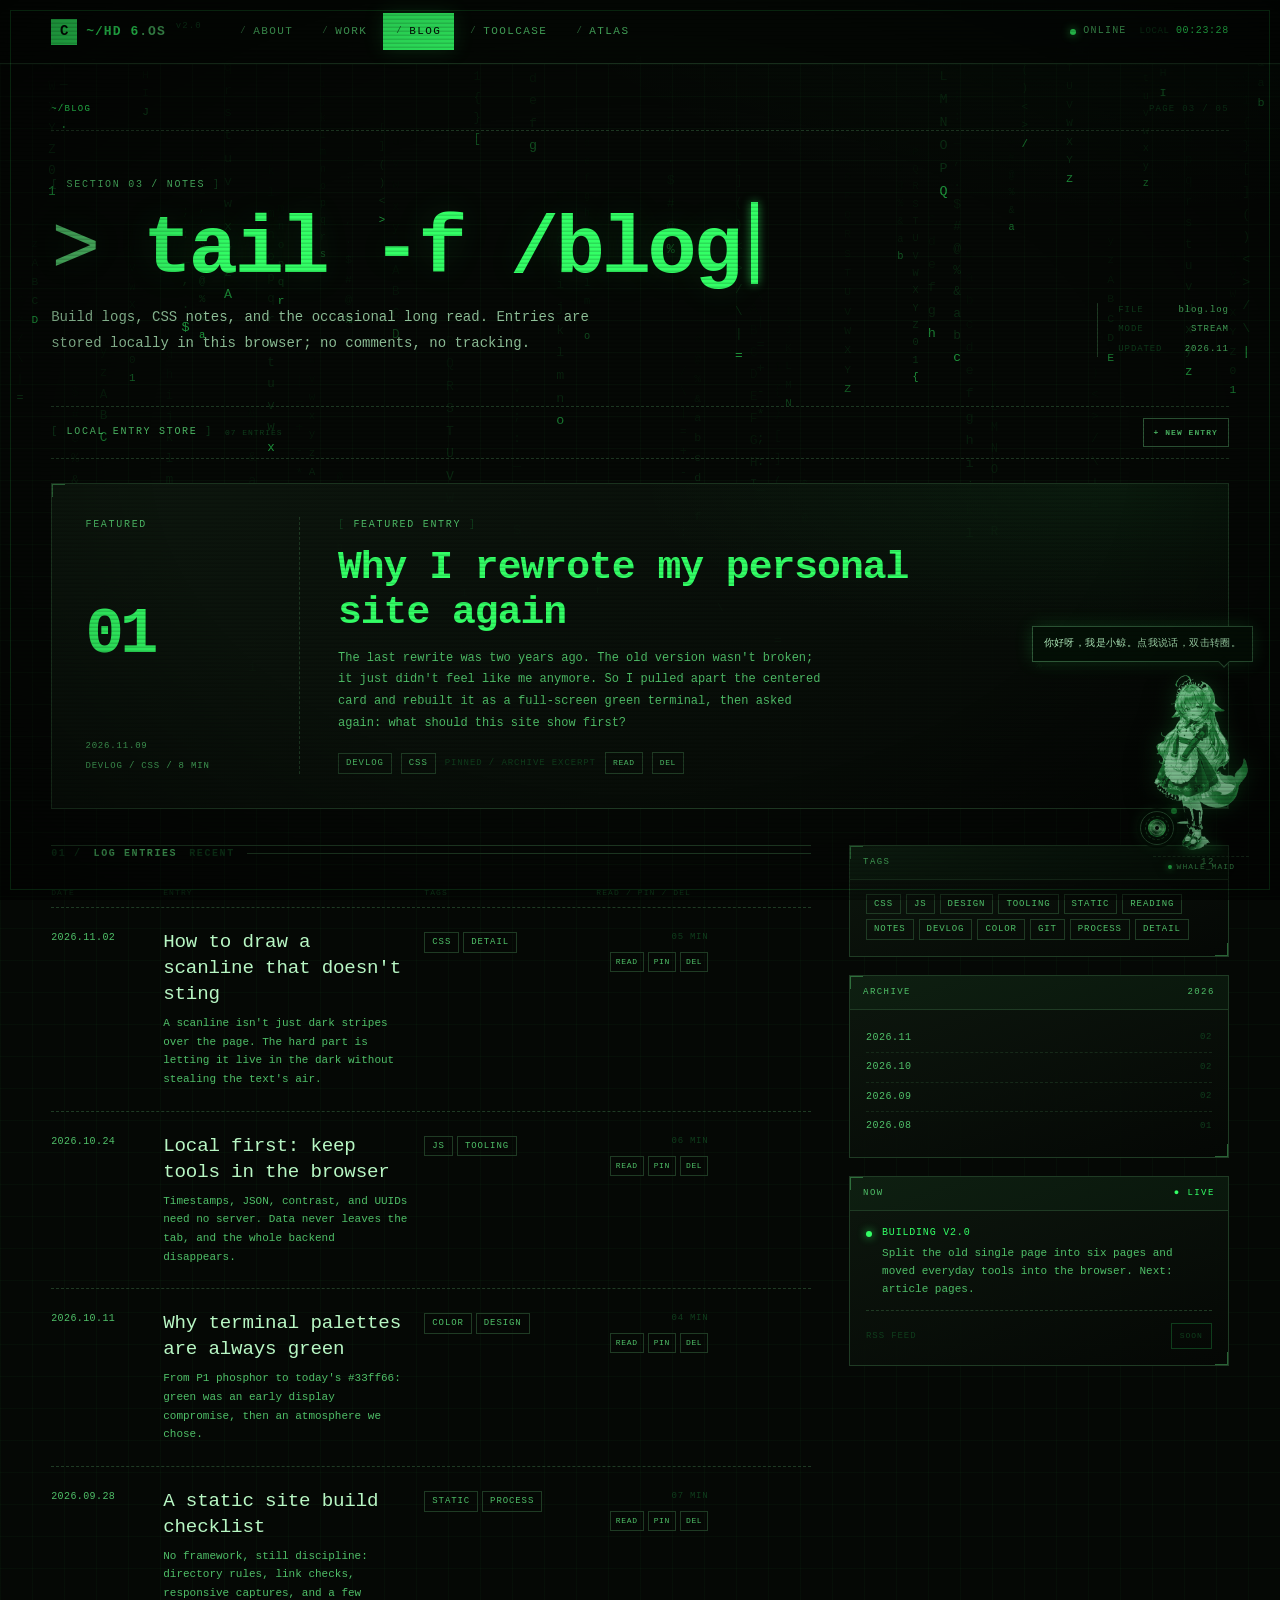
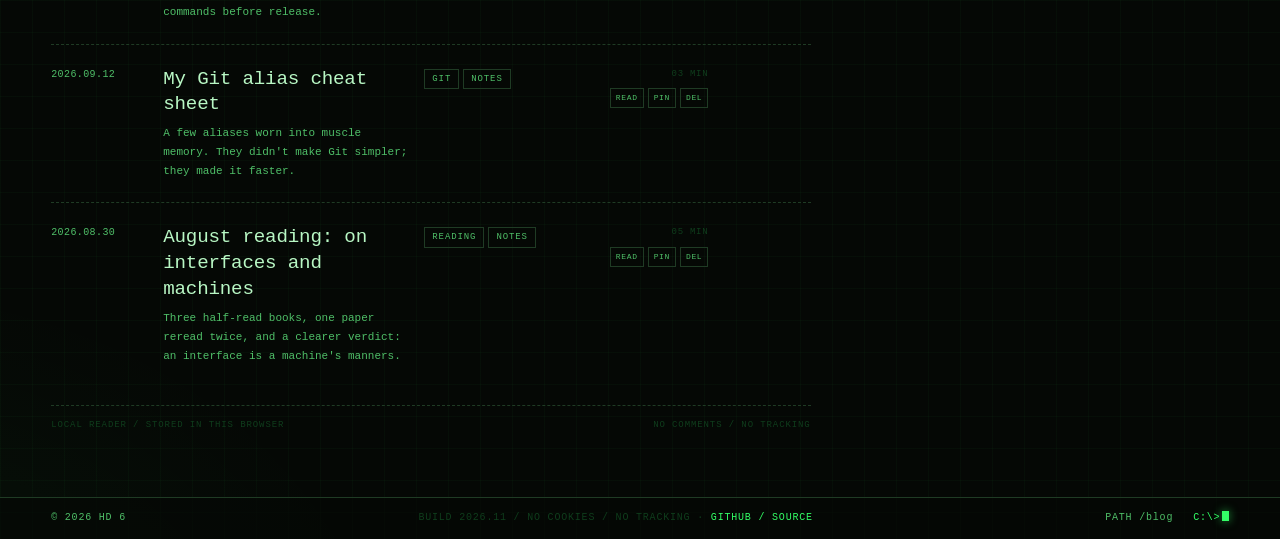
<file: blog.html>
<!doctype html>
<html lang="en">
<head>
  <meta charset="UTF-8">
  <meta name="viewport" content="width=device-width, initial-scale=1.0">
  <meta name="color-scheme" content="dark">
  <meta name="theme-color" content="#050805">
  <meta name="description" content="HD 6.OS build logs and notes: CSS, tooling, local-first, and long reads.">
  <title>BLOG — HD 6.OS</title>
  <link rel="icon" href="assets/favicon.svg" type="image/svg+xml">
  <link rel="stylesheet" href="assets/style.css">
  <script src="assets/atlas-data.js" defer></script>
  <script src="assets/app.js" defer></script>
</head>
<body data-page="blog">
  <a class="skip-link" href="#main" data-skip-link="">SKIP TO CONTENT</a>
  <div class="crt" aria-hidden="true"></div>
  <canvas class="code-rain" data-code-rain aria-hidden="true"></canvas>

  <header class="topbar">


      <a class="brand" href="index.html" aria-label="HD 6.OS — TERMINAL v2.0 home">


        <span class="brand-mark" aria-hidden="true">C</span>


        <span class="brand-name">~/HD 6<span class="slash">.OS</span></span>


        <span class="brand-ver">v2.0</span>


      </a>


      <nav class="nav" aria-label="Primary navigation">


        <a href="about.html" data-nav-route="about"><span class="nav-num">/</span>about</a>


        <a href="work.html" data-nav-route="work"><span class="nav-num">/</span>work</a>


        <a href="blog.html" data-nav-route="blog" aria-current="page" class="is-active"><span class="nav-num">/</span>blog</a>


        <a href="toolcase.html" data-nav-route="toolcase"><span class="nav-num">/</span>toolcase</a>


        <a href="atlas.html" data-nav-route="atlas"><span class="nav-num">/</span>atlas</a>


      </nav>


      <div class="sysline">


        <span class="sys-status"><span class="dot" aria-hidden="true"></span>ONLINE</span>


        <span class="clock"><span class="clock-label">LOCAL</span> <span data-clock>--:--:--</span></span>


      </div>


    </header>

  <main id="main" class="subpage blog-page" tabindex="-1" data-blog=""><div class="crumbline">


      <span class="crumb-path">~/blog</span>


      <span class="pagecode">PAGE 03 / 05</span>


    </div>





    <header class="pagehead">


      <div>


        <p class="eyebrow"><span class="bracket">[</span> SECTION 03 / NOTES <span class="bracket">]</span></p>


        <h1 class="page-title">


<span class="prompt">&gt;</span> tail -f /blog<span class="cursor cursor--small" aria-hidden="true"></span>


</h1>


        <p class="page-lede">Build logs, CSS notes, and the occasional long read. Entries are stored locally in this browser; no comments, no tracking.</p>


      </div>


      <dl class="filemeta">


        <dt>FILE</dt>


<dd>blog.log</dd>


        <dt>MODE</dt>


<dd>STREAM</dd>


        <dt>UPDATED</dt>


<dd>2026.11</dd>


      </dl>


    </header>
<div class="blog-toolbar">


      <div class="blog-toolbar-copy">


        <span class="eyebrow"><span class="bracket">[</span> LOCAL ENTRY STORE <span class="bracket">]</span></span>


        <span class="blog-count" data-blog-count>07 ENTRIES</span>


      </div>


      <div class="blog-toolbar-actions">


        <span class="blog-status" data-blog-status role="status" aria-live="polite"></span>


        <button class="btn btn--quiet" type="button" data-blog-new aria-haspopup="dialog" hidden>+ NEW ENTRY</button>


      </div>


    </div>





    <article class="featured-post panel" aria-labelledby="featured-title" tabindex="-1" data-blog-featured>


      <div class="featured-index">


        <span class="eyebrow">FEATURED</span>


        <span class="big" aria-hidden="true">01</span>


        <div class="featured-meta">


          <time datetime="2026-11-09" data-blog-featured-date>2026.11.09</time>


          <span data-blog-featured-meta>DEVLOG / CSS / 8 MIN</span>


        </div>


      </div>


      <div class="featured-copy">


        <p class="eyebrow"><span class="bracket">[</span> FEATURED ENTRY <span class="bracket">]</span></p>


        <h2 class="featured-title" id="featured-title" data-blog-featured-title>Why I rewrote my personal site again</h2>


        <p class="featured-excerpt" data-blog-featured-excerpt>The last rewrite was two years ago. The old version wasn't broken; it just didn't feel like me anymore. So I pulled apart the centered card and rebuilt it as a full-screen green terminal, then asked again: what should this site show first?</p>


        <div class="featured-bottom" data-blog-featured-bottom>


          <span class="chip">DEVLOG</span>


          <span class="chip">CSS</span>


          <span class="chip">8 MIN</span>


          <span class="pending">ENTRY PAGE / PENDING</span>


        </div>


      </div>


    </article>





    <div class="blog-grid">


      <section class="post-list" aria-labelledby="entries-title" data-blog-list>


        <h2 class="section-head" id="entries-title">


<span class="idx">01 /</span> LOG ENTRIES <span class="idx">RECENT</span>


</h2>


        <div class="post-head" aria-hidden="true">


          <span>DATE</span>


          <span>ENTRY</span>


          <span>TAGS</span>


          <span>READ / PIN / DEL</span>


        </div>





        <article class="post-row">


          <time class="post-date" datetime="2026-11-02">2026.11.02</time>


          <div class="post-main">


            <h3 class="post-title">How to draw a scanline that doesn't sting</h3>


            <p class="post-excerpt">A scanline isn't just dark stripes over the page. The hard part is letting it live in the dark without stealing the text's air.</p>


          </div>


          <ul class="post-tags">


            <li class="chip">CSS</li>


            <li class="chip">DETAIL</li>


          </ul>


          <span class="post-read">05 MIN</span>


        </article>





        <article class="post-row">


          <time class="post-date" datetime="2026-10-24">2026.10.24</time>


          <div class="post-main">


            <h3 class="post-title">Local first: keep tools in the browser</h3>


            <p class="post-excerpt">Timestamps, JSON, contrast, and UUIDs need no server. Data never leaves the tab, and the whole backend disappears.</p>


          </div>


          <ul class="post-tags">


            <li class="chip">JS</li>


            <li class="chip">TOOLING</li>


          </ul>


          <span class="post-read">06 MIN</span>


        </article>





        <article class="post-row">


          <time class="post-date" datetime="2026-10-11">2026.10.11</time>


          <div class="post-main">


            <h3 class="post-title">Why terminal palettes are always green</h3>


            <p class="post-excerpt">From P1 phosphor to today's #33ff66: green was an early display compromise, then an atmosphere we chose.</p>


          </div>


          <ul class="post-tags">


            <li class="chip">COLOR</li>


            <li class="chip">DESIGN</li>


          </ul>


          <span class="post-read">04 MIN</span>


        </article>





        <article class="post-row">


          <time class="post-date" datetime="2026-09-28">2026.09.28</time>


          <div class="post-main">


            <h3 class="post-title">A static site build checklist</h3>


            <p class="post-excerpt">No framework, still discipline: directory rules, link checks, responsive captures, and a few commands before release.</p>


          </div>


          <ul class="post-tags">


            <li class="chip">STATIC</li>


            <li class="chip">PROCESS</li>


          </ul>


          <span class="post-read">07 MIN</span>


        </article>





        <article class="post-row">


          <time class="post-date" datetime="2026-09-12">2026.09.12</time>


          <div class="post-main">


            <h3 class="post-title">My Git alias cheat sheet</h3>


            <p class="post-excerpt">A few aliases worn into muscle memory. They didn't make Git simpler; they made it faster.</p>


          </div>


          <ul class="post-tags">


            <li class="chip">GIT</li>


            <li class="chip">NOTES</li>


          </ul>


          <span class="post-read">03 MIN</span>


        </article>





        <article class="post-row">


          <time class="post-date" datetime="2026-08-30">2026.08.30</time>


          <div class="post-main">


            <h3 class="post-title">August reading: on interfaces and machines</h3>


            <p class="post-excerpt">Three half-read books, one paper reread twice, and a clearer verdict: an interface is a machine's manners.</p>


          </div>


          <ul class="post-tags">


            <li class="chip">READING</li>


            <li class="chip">NOTES</li>


          </ul>


          <span class="post-read">05 MIN</span>


        </article>





        <div class="pending-note">


          <span>ENTRY PAGES / PENDING</span>


          <span>NO COMMENTS / NO TRACKING</span>


        </div>


        <button class="blog-more" type="button" data-blog-more hidden>LOAD MORE ENTRIES</button>


      </section>





      <aside class="sidebar" aria-label="Blog sidebar">


        <section class="side-panel panel" aria-labelledby="tags-title">


          <div class="panel-bar">


            <span id="tags-title">TAGS</span>


            <span data-blog-tag-count>07</span>


          </div>


          <div class="side-body">


            <div class="tag-cloud" data-blog-tags>


              <span class="chip">CSS</span>


              <span class="chip">JS</span>


              <span class="chip">DESIGN</span>


              <span class="chip">TOOLING</span>


              <span class="chip">STATIC</span>


              <span class="chip">READING</span>


              <span class="chip">NOTES</span>


            </div>


          </div>


        </section>





        <section class="side-panel panel" aria-labelledby="archive-title">


          <div class="panel-bar">


            <span id="archive-title">ARCHIVE</span>


            <span data-blog-archive-year>2026</span>


          </div>


          <div class="side-body">


            <ul class="archive-list" data-blog-archive>


              <li>


<span>2026.11</span><span class="count">02</span>


</li>


              <li>


<span>2026.10</span><span class="count">02</span>


</li>


              <li>


<span>2026.09</span><span class="count">02</span>


</li>


              <li>


<span>2026.08</span><span class="count">01</span>


</li>


            </ul>


          </div>


        </section>





        <section class="side-panel panel" aria-labelledby="now-title">


          <div class="panel-bar">


            <span id="now-title">NOW</span>


            <span class="bar-state">● LIVE</span>


          </div>


          <div class="side-body">


            <div class="now-box">


              <span class="dot" aria-hidden="true"></span>


              <p><strong>BUILDING V2.0</strong>Split the old single page into six pages and moved everyday tools into the browser. Next: article pages.</p>


            </div>


            <div class="rss-row">


              <span class="pending">RSS FEED</span>


              <span class="rss-disabled">SOON</span>


            </div>


          </div>


        </section>


      </aside>


    </div>


  <dialog class="entry-dialog" data-blog-editor aria-labelledby="entry-editor-title">


    <form class="entry-shell" data-blog-form>


      <header class="entry-head">


        <div>


          <p class="eyebrow"><span class="bracket">[</span> LOCAL WRITE / NEW ENTRY <span class="bracket">]</span></p>


          <h2 class="entry-title" id="entry-editor-title">NEW ENTRY</h2>


        </div>


        <button class="entry-close" type="button" data-blog-editor-close aria-label="Close new entry window">×</button>


      </header>





      <div class="entry-grid">


        <label class="entry-field">


          <span>DATE</span>


          <input type="date" name="date" data-blog-date required>


        </label>


        <label class="entry-field">


          <span>TITLE</span>


          <input type="text" name="title" data-blog-title maxlength="120" placeholder="A title worth pinning" required>


        </label>


        <label class="entry-field entry-field--wide">


          <span>TAGS</span>


          <input type="text" name="tags" data-blog-tags-input maxlength="120" placeholder="CSS, NOTES, DEVLOG">


        </label>


        <label class="entry-field entry-field--wide">


          <span>CONTENT</span>


          <textarea name="content" data-blog-content rows="8" placeholder="Write the entry..." required></textarea>


        </label>


        <label class="entry-check">


          <input type="checkbox" name="pin" data-blog-pin-new checked>


          <span>PIN AS FEATURED</span>


        </label>


      </div>





      <footer class="entry-actions">


        <span class="entry-note">LOCAL STORAGE / NO SERVER</span>


        <div class="entry-buttons">


          <button class="btn btn--quiet" type="button" data-blog-editor-close>CANCEL</button>


          <button class="btn" type="submit">PUBLISH</button>


        </div>


      </footer>


      <p class="entry-msg" data-blog-form-msg role="status" aria-live="polite"></p>


    </form>


  </dialog>





  <dialog class="entry-dialog entry-reader" data-blog-reader aria-labelledby="entry-reader-title">


    <div class="entry-shell">


      <header class="entry-head">


        <div>


          <p class="eyebrow"><span class="bracket">[</span> LOCAL READ / ENTRY <span class="bracket">]</span></p>


          <h2 class="entry-title">ENTRY</h2>


        </div>


        <button class="entry-close" type="button" data-blog-reader-close aria-label="Close entry reader">×</button>


      </header>


      <div class="entry-reader-body">


        <p class="entry-reader-meta" data-blog-reader-meta></p>


        <h3 class="entry-reader-title" id="entry-reader-title" data-blog-reader-title></h3>


        <ul class="post-tags entry-reader-tags" data-blog-reader-tags></ul>


        <div class="entry-reader-content" data-blog-reader-content></div>


        <p class="entry-note" data-blog-reader-source></p>


      </div>


    </div>


  </dialog>





  </main>

  <footer class="footer">


      <span>© <span data-year>2026</span> HD 6</span>


      <span class="footer-mid">BUILD 2026.11 / NO COOKIES / NO TRACKING · <a class="footer-link" href="https://github.com/hdsix-coder/chenjunnan.github.io" target="_blank" rel="noopener noreferrer">GITHUB / SOURCE</a></span>


      <span class="footer-right">


        <span data-footer-path="">PATH /blog</span>


        <span><span class="prompt">C:\&gt;</span><span class="cursor cursor--small" aria-hidden="true"></span></span>


      </span>


    </footer>

  <aside class="deskpet" data-deskpet data-pet-state="idle" aria-label="站点桌宠：鲸鱼女仆小鲸与 WHALE_FM">


      <div class="deskpet-bubble" data-pet-bubble role="status" aria-live="polite"></div>


      <div class="deskpet-body" data-pet-hit role="button" tabindex="0" aria-label="桌宠小鲸：拖动或方向键移动；点击、回车或空格互动；长按抚摸；S 睡觉，D 跳舞，G 故障，P 摸头" title="点击互动，双击转圈；长按抚摸，P 摸头；S 睡觉，D 跳舞，G 故障">


        <span class="deskpet-shadow" aria-hidden="true"></span>


        <span class="deskpet-visual" aria-hidden="true">


          <img src="[data-uri]" alt="" width="293" height="540" draggable="false">


        </span>


        <span class="deskpet-tag" aria-hidden="true"><span class="dot"></span>WHALE_MAID</span>


      </div>


  


      <button class="deskpet-music" type="button" data-player-toggle aria-expanded="false" aria-controls="pet-player" aria-label="打开 WHALE_FM 歌单播放器" title="WHALE_FM / 打开歌单">


        <span class="deskpet-disc" aria-hidden="true"></span>


      </button>


  


      <section class="pet-player" id="pet-player" data-pet-player aria-labelledby="pet-player-title" hidden>


        <header class="pet-player-head">


          <p class="pet-player-brand" id="pet-player-title"><span class="dot" aria-hidden="true"></span>WHALE_FM <span class="pet-player-mode" data-player-status>READY</span></p>


          <button class="pet-player-close" type="button" data-player-close aria-label="关闭歌单播放器">×</button>


        </header>


  


        <div class="pet-player-now">


          <span class="pet-player-index" data-player-index>01</span>


          <div class="pet-player-meta">


            <p class="pet-player-track" data-player-title aria-live="polite">CONCRETE FOUNDATION</p>


            <p class="pet-player-sub" data-player-sub>HOW TO COUNT ONE TO TEN</p>


          </div>


          <span class="pet-player-bars" aria-hidden="true"><i></i><i></i><i></i><i></i></span>


        </div>


  


        <div class="pet-player-seek">


          <span data-player-time>00:00</span>


          <input type="range" data-player-seek min="0" max="1000" step="1" value="0" aria-label="播放进度">


          <span data-player-duration>00:00</span>


        </div>


  


        <div class="pet-player-controls">


          <button type="button" data-player-prev aria-label="上一首">‹</button>


          <button class="pet-player-play" type="button" data-player-play aria-label="播放">▶</button>


          <button type="button" data-player-next aria-label="下一首">›</button>


          <button class="pet-player-mute" type="button" data-player-mute aria-label="静音" aria-pressed="false">VOL</button>


        </div>


  


        <div class="pet-player-vol">


          <span>VOL</span>


          <input type="range" data-player-volume min="0" max="100" step="1" value="35" aria-label="音量">


          <span data-player-vol-value>35</span>


        </div>


  


        <ol class="pet-playlist" data-player-list aria-label="WHALE_FM 歌单"></ol>


        <div class="pet-upload">


          <input type="file" data-player-file accept="audio/*,.mp3,.wav,.ogg,.m4a,.aac,.flac,.opus" multiple hidden>


          <button class="pet-upload-btn" type="button" data-player-upload>+ 添加本地音乐</button>


          <span class="pet-upload-hint">LOCAL FILE / SESSION ONLY</span>


        </div>


        <p class="pet-player-note" data-player-note>LOCAL AUDIO / 13 TRACKS / NO STREAM</p>


      </section>


  


      <span class="deskpet-zzz" aria-hidden="true"><i>z</i><i>z</i><i>z</i></span>


      <span class="deskpet-hearts" data-pet-hearts aria-hidden="true"></span>


    </aside>
</body>
</html>
</file>
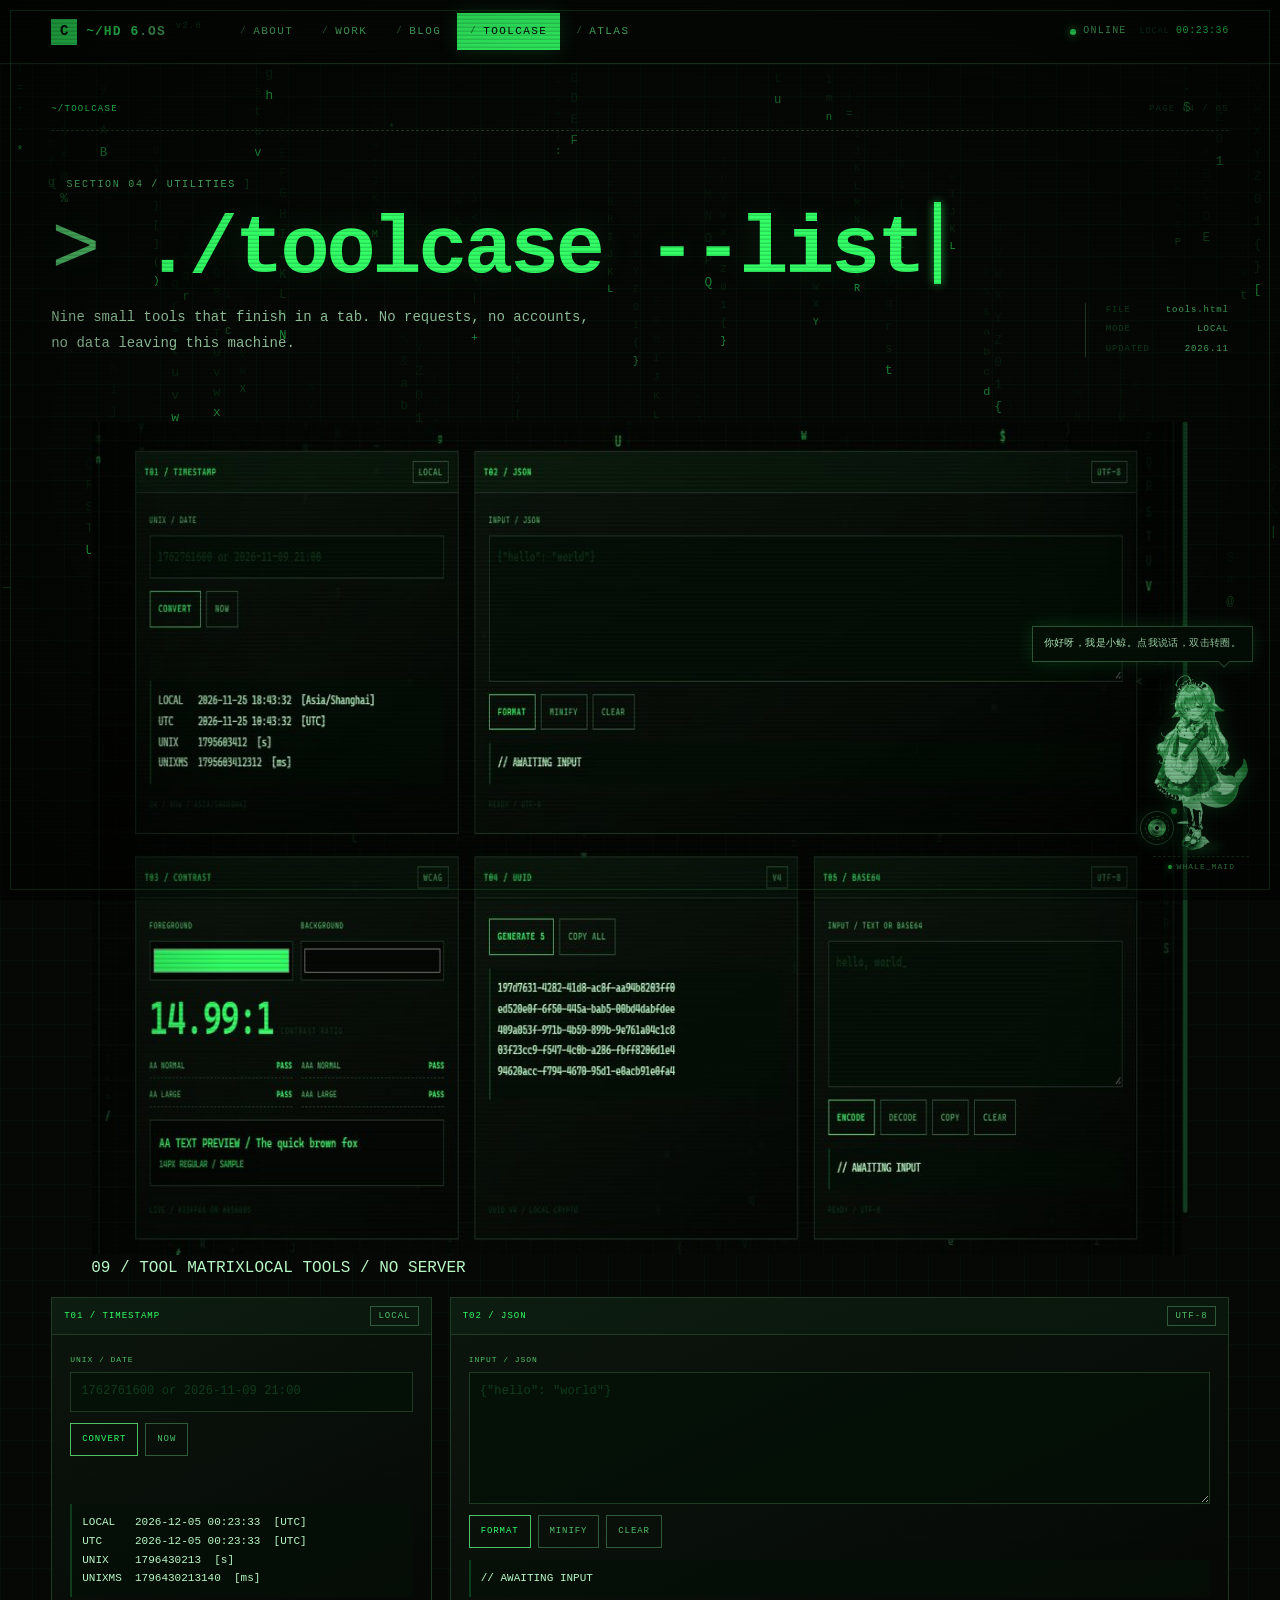
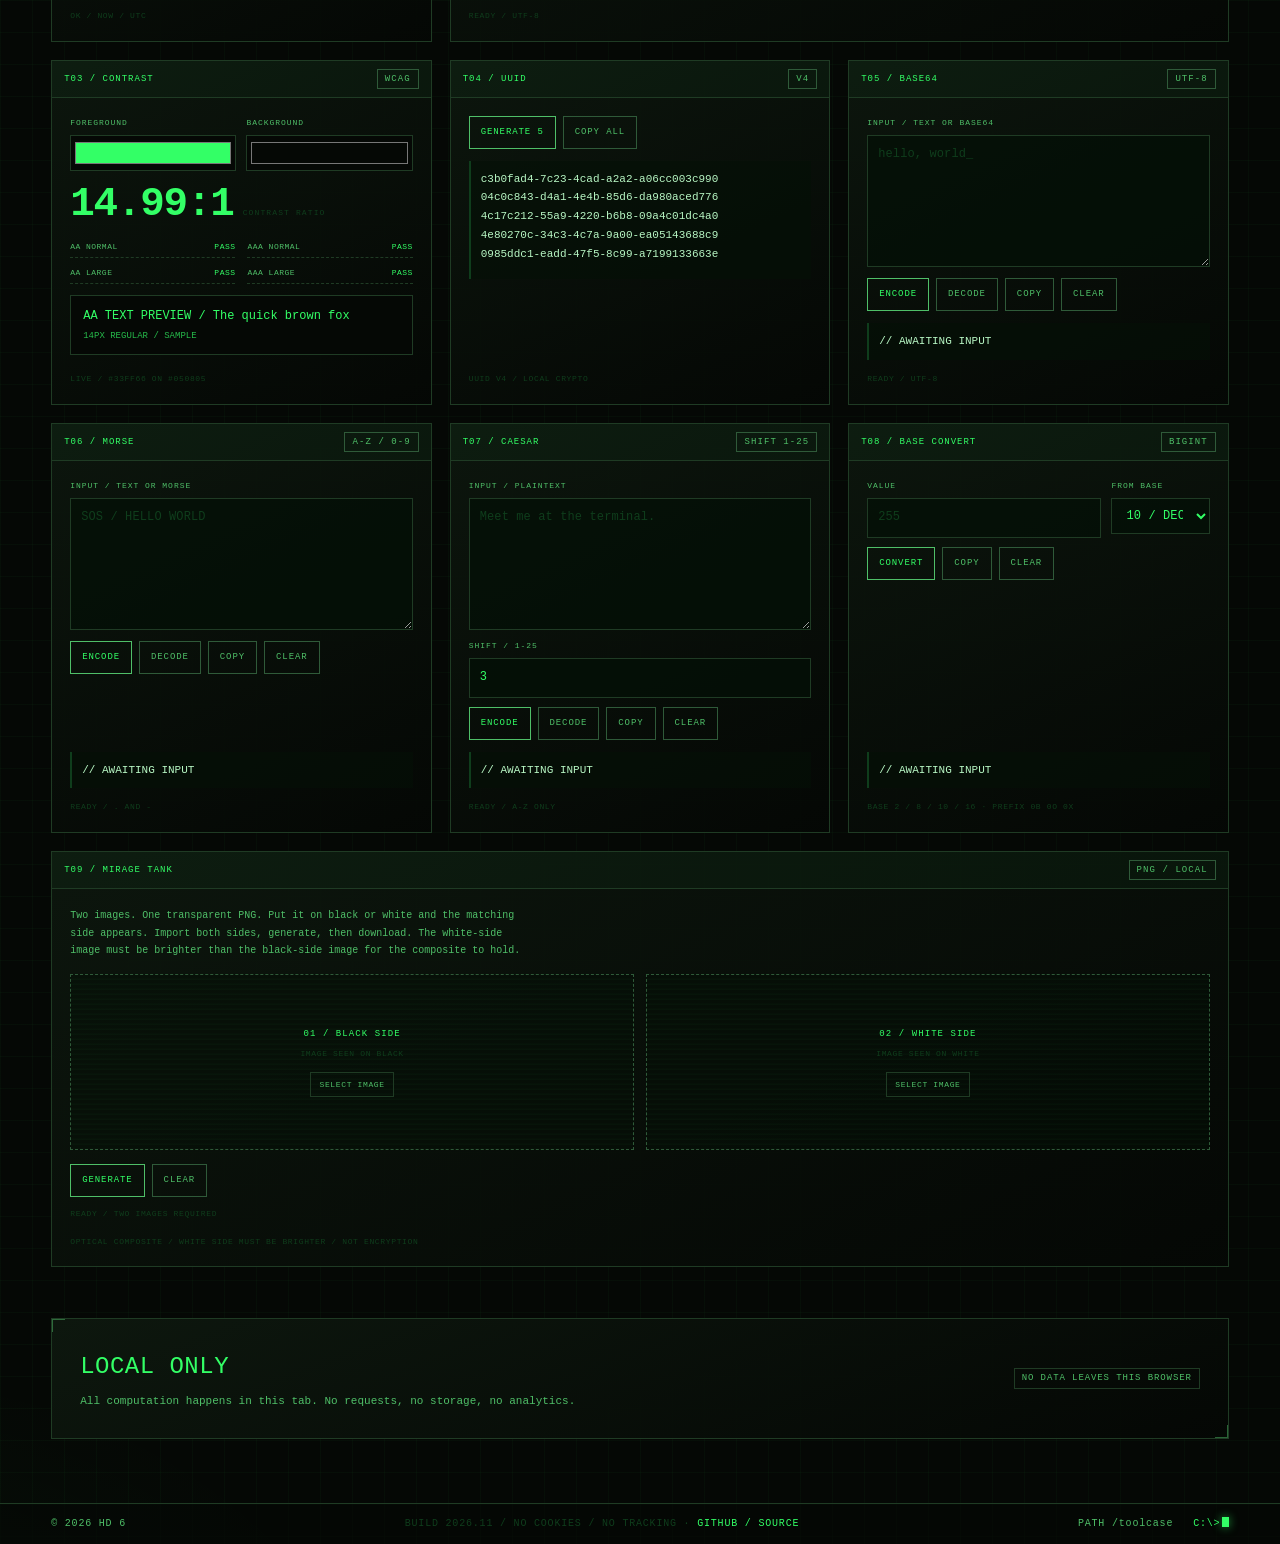
<file: toolcase.html>
<!doctype html>
<html lang="en">
<head>
  <meta charset="UTF-8">
  <meta name="viewport" content="width=device-width, initial-scale=1.0">
  <meta name="color-scheme" content="dark">
  <meta name="theme-color" content="#050805">
  <meta name="description" content="HD 6.OS local toolbox: nine tools for time, JSON, contrast, UUID, Base64, Morse, Caesar, base conversion, and mirage-tank images. All data stays in the browser.">
  <title>TOOLCASE — HD 6.OS</title>
  <link rel="icon" href="assets/favicon.svg" type="image/svg+xml">
  <link rel="stylesheet" href="assets/style.css">
  <script src="assets/atlas-data.js" defer></script>
  <script src="assets/app.js" defer></script>
</head>
<body data-page="toolcase">
  <a class="skip-link" href="#main" data-skip-link="">SKIP TO CONTENT</a>
  <div class="crt" aria-hidden="true"></div>
  <canvas class="code-rain" data-code-rain aria-hidden="true"></canvas>

  <header class="topbar">


      <a class="brand" href="index.html" aria-label="HD 6.OS — TERMINAL v2.0 home">


        <span class="brand-mark" aria-hidden="true">C</span>


        <span class="brand-name">~/HD 6<span class="slash">.OS</span></span>


        <span class="brand-ver">v2.0</span>


      </a>


      <nav class="nav" aria-label="Primary navigation">


        <a href="about.html" data-nav-route="about"><span class="nav-num">/</span>about</a>


        <a href="work.html" data-nav-route="work"><span class="nav-num">/</span>work</a>


        <a href="blog.html" data-nav-route="blog"><span class="nav-num">/</span>blog</a>


        <a href="toolcase.html" data-nav-route="toolcase" aria-current="page" class="is-active"><span class="nav-num">/</span>toolcase</a>


        <a href="atlas.html" data-nav-route="atlas"><span class="nav-num">/</span>atlas</a>


      </nav>


      <div class="sysline">


        <span class="sys-status"><span class="dot" aria-hidden="true"></span>ONLINE</span>


        <span class="clock"><span class="clock-label">LOCAL</span> <span data-clock>--:--:--</span></span>


      </div>


    </header>

  <main id="main" class="subpage" tabindex="-1"><div class="crumbline">


      <span class="crumb-path">~/toolcase</span>


      <span class="pagecode">PAGE 04 / 05</span>


    </div>





    <header class="pagehead">


      <div>


        <p class="eyebrow"><span class="bracket">[</span> SECTION 04 / UTILITIES <span class="bracket">]</span></p>


        <h1 class="page-title">


<span class="prompt">&gt;</span> ./toolcase --list<span class="cursor cursor--small" aria-hidden="true"></span>


</h1>


        <p class="page-lede">Nine small tools that finish in a tab. No requests, no accounts, no data leaving this machine.</p>


      </div>


      <dl class="filemeta">


        <dt>FILE</dt>


<dd>tools.html</dd>


        <dt>MODE</dt>


<dd>LOCAL</dd>


        <dt>UPDATED</dt>


<dd>2026.11</dd>


      </dl>


    </header>





    <figure class="media-figure media-figure--wide toolcase-plate">
      <img src="[data-uri]" alt="Close-up of the toolcase grid with timestamp, JSON, contrast, UUID, Base64, Morse, Caesar, and base-conversion panels" width="1200" height="833" loading="lazy" decoding="async">
      <figcaption><span><span class="media-index">09</span> / TOOL MATRIX</span><span>LOCAL TOOLS / NO SERVER</span></figcaption>
    </figure>

    <div class="tool-grid">


      <section class="tool tool--ts" aria-labelledby="tool-ts-title">


        <div class="tool-bar">


          <h2 class="tool-name" id="tool-ts-title">T01 / TIMESTAMP</h2>


          <span class="status-tag">LOCAL</span>


        </div>


        <div class="tool-body">


          <form class="tool-form" id="timestamp-form" novalidate>


            <label class="field" for="ts-input">UNIX / DATE


              <input id="ts-input" name="timestamp" type="text" autocomplete="off" spellcheck="false" placeholder="1762761600 or 2026-11-09 21:00">


            </label>


            <div class="tool-actions">


              <button class="tbtn" type="submit">CONVERT</button>


              <button class="tbtn tbtn--quiet" type="button" data-ts-now>NOW</button>


            </div>


          </form>


          <output class="console-out" id="ts-output" for="ts-input">--</output>


          <p class="tool-msg" id="ts-msg" role="status" aria-live="polite">READY / LOCAL TIME</p>


        </div>


      </section>





      <section class="tool tool--json" aria-labelledby="tool-json-title">


        <div class="tool-bar">


          <h2 class="tool-name" id="tool-json-title">T02 / JSON</h2>


          <span class="status-tag">UTF-8</span>


        </div>


        <div class="tool-body">


          <form class="tool-form" id="json-form" novalidate>


            <label class="field" for="json-input">INPUT / JSON


              <textarea id="json-input" name="json" spellcheck="false" placeholder='{"hello": "world"}'></textarea>


            </label>


            <div class="tool-actions">


              <button class="tbtn" type="submit" data-json-mode="format">FORMAT</button>


              <button class="tbtn tbtn--quiet" type="submit" data-json-mode="minify">MINIFY</button>


              <button class="tbtn tbtn--quiet" type="button" data-json-clear>CLEAR</button>


            </div>


          </form>


          <output class="console-out console-json" id="json-output" for="json-input">// AWAITING INPUT</output>


          <p class="tool-msg" id="json-msg" role="status" aria-live="polite">READY / UTF-8</p>


        </div>


      </section>





      <section class="tool tool--contrast" aria-labelledby="tool-contrast-title">


        <div class="tool-bar">


          <h2 class="tool-name" id="tool-contrast-title">T03 / CONTRAST</h2>


          <span class="status-tag">WCAG</span>


        </div>


        <div class="tool-body">


          <div class="tool-form">


            <div class="color-row">


              <label class="field" for="contrast-fg">FOREGROUND


                <input id="contrast-fg" type="color" value="#33ff66">


              </label>


              <label class="field" for="contrast-bg">BACKGROUND


                <input id="contrast-bg" type="color" value="#050805">


              </label>


            </div>


            <div class="ratio-box">


              <span class="ratio" id="contrast-ratio">--.--:1</span>


              <span class="ratio-label">CONTRAST RATIO</span>


            </div>


            <ul class="contrast-badges" id="contrast-badges" aria-label="WCAG contrast levels">


              <li data-level="aa-normal">


<span>AA NORMAL</span><b>--</b>


</li>


              <li data-level="aaa-normal">


<span>AAA NORMAL</span><b>--</b>


</li>


              <li data-level="aa-large">


<span>AA LARGE</span><b>--</b>


</li>


              <li data-level="aaa-large">


<span>AAA LARGE</span><b>--</b>


</li>


            </ul>


            <div class="contrast-preview" id="contrast-preview">


              <span>AA TEXT PREVIEW / The quick brown fox</span>


              <small>14PX REGULAR / SAMPLE</small>


            </div>


          </div>


          <p class="tool-msg" id="contrast-msg" role="status" aria-live="polite">LIVE / NO NETWORK</p>


        </div>


      </section>





      <section class="tool tool--uuid" aria-labelledby="tool-uuid-title">


        <div class="tool-bar">


          <h2 class="tool-name" id="tool-uuid-title">T04 / UUID</h2>


          <span class="status-tag">V4</span>


        </div>


        <div class="tool-body">


          <div class="tool-actions">


            <button class="tbtn" type="button" data-uuid-generate>GENERATE 5</button>


            <button class="tbtn tbtn--quiet" type="button" data-uuid-copy>COPY ALL</button>


          </div>


          <output class="console-out console-uuid" id="uuid-output">--</output>


          <p class="tool-msg" id="uuid-msg" role="status" aria-live="polite">UUID V4 / LOCAL CRYPTO</p>


        </div>


      </section>





      <section class="tool tool--base64" aria-labelledby="tool-b64-title">


        <div class="tool-bar">


          <h2 class="tool-name" id="tool-b64-title">T05 / BASE64</h2>


          <span class="status-tag">UTF-8</span>


        </div>


        <div class="tool-body">


          <form class="tool-form" id="base64-form" novalidate>


            <label class="field" for="b64-input">INPUT / TEXT OR BASE64


              <textarea id="b64-input" name="base64" spellcheck="false" placeholder="hello, world_"></textarea>


            </label>


            <div class="tool-actions">


              <button class="tbtn" type="submit" data-b64-mode="encode">ENCODE</button>


              <button class="tbtn tbtn--quiet" type="submit" data-b64-mode="decode">DECODE</button>


              <button class="tbtn tbtn--quiet" type="button" data-b64-copy>COPY</button>


              <button class="tbtn tbtn--quiet" type="button" data-b64-clear>CLEAR</button>


            </div>


          </form>


          <output class="console-out" id="b64-output" for="b64-input">// AWAITING INPUT</output>


          <p class="tool-msg" id="b64-msg" role="status" aria-live="polite">READY / UTF-8</p>


        </div>


      </section>





      <section class="tool tool--morse" aria-labelledby="tool-morse-title">


        <div class="tool-bar">


          <h2 class="tool-name" id="tool-morse-title">T06 / MORSE</h2>


          <span class="status-tag">A-Z / 0-9</span>


        </div>


        <div class="tool-body">


          <form class="tool-form" id="morse-form" novalidate>


            <label class="field" for="morse-input">INPUT / TEXT OR MORSE


              <textarea id="morse-input" name="morse" spellcheck="false" placeholder="SOS / HELLO WORLD"></textarea>


            </label>


            <div class="tool-actions">


              <button class="tbtn" type="submit" data-morse-mode="encode">ENCODE</button>


              <button class="tbtn tbtn--quiet" type="submit" data-morse-mode="decode">DECODE</button>


              <button class="tbtn tbtn--quiet" type="button" data-morse-copy>COPY</button>


              <button class="tbtn tbtn--quiet" type="button" data-morse-clear>CLEAR</button>


            </div>


          </form>


          <output class="console-out" id="morse-output" for="morse-input">// AWAITING INPUT</output>


          <p class="tool-msg" id="morse-msg" role="status" aria-live="polite">READY / . AND -</p>


        </div>


      </section>





      <section class="tool tool--caesar" aria-labelledby="tool-caesar-title">


        <div class="tool-bar">


          <h2 class="tool-name" id="tool-caesar-title">T07 / CAESAR</h2>


          <span class="status-tag">SHIFT 1-25</span>


        </div>


        <div class="tool-body">


          <form class="tool-form" id="caesar-form" novalidate>


            <label class="field" for="caesar-input">INPUT / PLAINTEXT


              <textarea id="caesar-input" name="caesar" spellcheck="false" placeholder="Meet me at the terminal."></textarea>


            </label>


            <label class="field" for="caesar-shift">SHIFT / 1-25


              <input id="caesar-shift" name="shift" type="number" min="1" max="25" step="1" value="3" inputmode="numeric">


            </label>


            <div class="tool-actions">


              <button class="tbtn" type="submit" data-caesar-mode="encode">ENCODE</button>


              <button class="tbtn tbtn--quiet" type="submit" data-caesar-mode="decode">DECODE</button>


              <button class="tbtn tbtn--quiet" type="button" data-caesar-copy>COPY</button>


              <button class="tbtn tbtn--quiet" type="button" data-caesar-clear>CLEAR</button>


            </div>


          </form>


          <output class="console-out" id="caesar-output" for="caesar-input">// AWAITING INPUT</output>


          <p class="tool-msg" id="caesar-msg" role="status" aria-live="polite">READY / A-Z ONLY</p>


        </div>


      </section>





      <section class="tool tool--base" aria-labelledby="tool-base-title">


        <div class="tool-bar">


          <h2 class="tool-name" id="tool-base-title">T08 / BASE CONVERT</h2>


          <span class="status-tag">BIGINT</span>


        </div>


        <div class="tool-body">


          <form class="tool-form" id="base-form" novalidate>


            <div class="field-row">


              <label class="field" for="base-input">VALUE


                <input id="base-input" name="value" type="text" autocomplete="off" spellcheck="false" placeholder="1010">


              </label>


              <label class="field" for="base-from">FROM BASE


                <select id="base-from" name="from">


                  <option value="2">02 / BINARY</option>


                  <option value="8">08 / OCTAL</option>


                  <option value="10" selected>10 / DECIMAL</option>


                  <option value="16">16 / HEX</option>


                </select>


              </label>


            </div>


            <div class="tool-actions">


              <button class="tbtn" type="submit">CONVERT</button>


              <button class="tbtn tbtn--quiet" type="button" data-base-copy>COPY</button>


              <button class="tbtn tbtn--quiet" type="button" data-base-clear>CLEAR</button>


            </div>


          </form>


          <output class="console-out" id="base-output" for="base-input">// AWAITING INPUT</output>


          <p class="tool-msg" id="base-msg" role="status" aria-live="polite">BASE 2 / 8 / 10 / 16 · PREFIX 0b 0o 0x</p>


        </div>


      </section>





      <section class="tool tool--mirage" data-mirage aria-labelledby="tool-mirage-title">


        <div class="tool-bar">


          <h2 class="tool-name" id="tool-mirage-title">T09 / MIRAGE TANK</h2>


          <span class="status-tag">PNG / LOCAL</span>


        </div>


        <div class="tool-body">


          <p class="mirage-lede">Two images. One transparent PNG. Put it on black or white and the matching side appears. Import both sides, generate, then download. The white-side image must be brighter than the black-side image for the composite to hold.</p>


          <div class="mirage-grid">


            <label class="mirage-drop" for="mirage-black">


              <input id="mirage-black" data-mirage-input data-mirage-side="black" type="file" accept="image/*">


              <img class="mirage-preview" data-mirage-preview="black" alt="" hidden>


              <span class="mirage-drop-label">01 / BLACK SIDE</span>


              <span class="mirage-drop-hint">IMAGE SEEN ON BLACK</span>


              <span class="mirage-drop-file" data-mirage-name="black">SELECT IMAGE</span>


            </label>


            <label class="mirage-drop" for="mirage-white">


              <input id="mirage-white" data-mirage-input data-mirage-side="white" type="file" accept="image/*">


              <img class="mirage-preview" data-mirage-preview="white" alt="" hidden>


              <span class="mirage-drop-label">02 / WHITE SIDE</span>


              <span class="mirage-drop-hint">IMAGE SEEN ON WHITE</span>


              <span class="mirage-drop-file" data-mirage-name="white">SELECT IMAGE</span>


            </label>


          </div>


          <div class="tool-actions">


            <button class="tbtn" type="button" data-mirage-generate>GENERATE</button>


            <a class="tbtn tbtn--quiet" data-mirage-download download="mirage-tank.png" hidden>DOWNLOAD PNG</a>


            <button class="tbtn tbtn--quiet" type="button" data-mirage-clear>CLEAR</button>


          </div>


          <div class="mirage-output" data-mirage-output hidden>


            <figure class="mirage-pane mirage-pane--dark">


              <figcaption>ON BLACK</figcaption>


              <img data-mirage-dark alt="Mirage tank image shown on a black background">


            </figure>


            <figure class="mirage-pane mirage-pane--light">


              <figcaption>ON WHITE</figcaption>


              <img data-mirage-light alt="Mirage tank image shown on a white background">


            </figure>


          </div>


          <p class="tool-msg" id="mirage-msg" role="status" aria-live="polite">READY / TWO IMAGES REQUIRED</p>


          <p class="mirage-note">OPTICAL COMPOSITE / WHITE SIDE MUST BE BRIGHTER / NOT ENCRYPTION</p>


        </div>


      </section>


    </div>





    <noscript>


      <p class="noscript-note">!! JAVASCRIPT IS OFF / These tools need a script-enabled browser. Nothing is sent anywhere, but the tools are unavailable.</p>


    </noscript>





    <section class="cta-strip panel" aria-labelledby="toolcase-cta">


      <div>


        <h2 id="toolcase-cta">LOCAL ONLY</h2>


        <p>All computation happens in this tab. No requests, no storage, no analytics.</p>


      </div>


      <span class="chip">NO DATA LEAVES THIS BROWSER</span>


    </section>


  </main>

  <footer class="footer">


      <span>© <span data-year>2026</span> HD 6</span>


      <span class="footer-mid">BUILD 2026.11 / NO COOKIES / NO TRACKING · <a class="footer-link" href="https://github.com/hdsix-coder/chenjunnan.github.io" target="_blank" rel="noopener noreferrer">GITHUB / SOURCE</a></span>


      <span class="footer-right">


        <span data-footer-path="">PATH /toolcase</span>


        <span><span class="prompt">C:\&gt;</span><span class="cursor cursor--small" aria-hidden="true"></span></span>


      </span>


    </footer>

  <aside class="deskpet" data-deskpet data-pet-state="idle" aria-label="站点桌宠：鲸鱼女仆小鲸与 WHALE_FM">


      <div class="deskpet-bubble" data-pet-bubble role="status" aria-live="polite"></div>


      <div class="deskpet-body" data-pet-hit role="button" tabindex="0" aria-label="桌宠小鲸：拖动或方向键移动；点击、回车或空格互动；长按抚摸；S 睡觉，D 跳舞，G 故障，P 摸头" title="点击互动，双击转圈；长按抚摸，P 摸头；S 睡觉，D 跳舞，G 故障">


        <span class="deskpet-shadow" aria-hidden="true"></span>


        <span class="deskpet-visual" aria-hidden="true">


          <img src="[data-uri]" alt="" width="293" height="540" draggable="false">


        </span>


        <span class="deskpet-tag" aria-hidden="true"><span class="dot"></span>WHALE_MAID</span>


      </div>


  


      <button class="deskpet-music" type="button" data-player-toggle aria-expanded="false" aria-controls="pet-player" aria-label="打开 WHALE_FM 歌单播放器" title="WHALE_FM / 打开歌单">


        <span class="deskpet-disc" aria-hidden="true"></span>


      </button>


  


      <section class="pet-player" id="pet-player" data-pet-player aria-labelledby="pet-player-title" hidden>


        <header class="pet-player-head">


          <p class="pet-player-brand" id="pet-player-title"><span class="dot" aria-hidden="true"></span>WHALE_FM <span class="pet-player-mode" data-player-status>READY</span></p>


          <button class="pet-player-close" type="button" data-player-close aria-label="关闭歌单播放器">×</button>


        </header>


  


        <div class="pet-player-now">


          <span class="pet-player-index" data-player-index>01</span>


          <div class="pet-player-meta">


            <p class="pet-player-track" data-player-title aria-live="polite">CONCRETE FOUNDATION</p>


            <p class="pet-player-sub" data-player-sub>HOW TO COUNT ONE TO TEN</p>


          </div>


          <span class="pet-player-bars" aria-hidden="true"><i></i><i></i><i></i><i></i></span>


        </div>


  


        <div class="pet-player-seek">


          <span data-player-time>00:00</span>


          <input type="range" data-player-seek min="0" max="1000" step="1" value="0" aria-label="播放进度">


          <span data-player-duration>00:00</span>


        </div>


  


        <div class="pet-player-controls">


          <button type="button" data-player-prev aria-label="上一首">‹</button>


          <button class="pet-player-play" type="button" data-player-play aria-label="播放">▶</button>


          <button type="button" data-player-next aria-label="下一首">›</button>


          <button class="pet-player-mute" type="button" data-player-mute aria-label="静音" aria-pressed="false">VOL</button>


        </div>


  


        <div class="pet-player-vol">


          <span>VOL</span>


          <input type="range" data-player-volume min="0" max="100" step="1" value="35" aria-label="音量">


          <span data-player-vol-value>35</span>


        </div>


  


        <ol class="pet-playlist" data-player-list aria-label="WHALE_FM 歌单"></ol>


        <div class="pet-upload">


          <input type="file" data-player-file accept="audio/*,.mp3,.wav,.ogg,.m4a,.aac,.flac,.opus" multiple hidden>


          <button class="pet-upload-btn" type="button" data-player-upload>+ 添加本地音乐</button>


          <span class="pet-upload-hint">LOCAL FILE / SESSION ONLY</span>


        </div>


        <p class="pet-player-note" data-player-note>LOCAL AUDIO / 13 TRACKS / NO STREAM</p>


      </section>


  


      <span class="deskpet-zzz" aria-hidden="true"><i>z</i><i>z</i><i>z</i></span>


      <span class="deskpet-hearts" data-pet-hearts aria-hidden="true"></span>


    </aside>
</body>
</html>
</file>
<file: assets/style.css>
/* ==========================================================================
   ZHANGSAN.OS — terminal stylesheet
   Green / black personal site. Shared by all pages.
   1. tokens        2. base        3. CRT
   4. shell         5. components  6. home
   7. about         8. work        9. blog
   10. toolcase    11. responsive 12. motion
   ========================================================================== */

/* 1. tokens ---------------------------------------------------------------- */
:root {
  --bg: #050805;
  --panel: #0a120b;
  --panel-2: #0d170e;
  --line: #1f3b24;
  --line-bright: #2f5a39;
  --green: #33ff66;
  --green-soft: #b8f7c4;
  --green-dim: #4fbf68;
  --green-dark: #0f3d1c;
  --ink: #041006;

  --font-mono: "Cascadia Mono", "Cascadia Code", Consolas, "Courier New",
    "Microsoft YaHei", "PingFang SC", monospace;

  --gutter: clamp(18px, 4vw, 72px);
  --gap: clamp(12px, 1.4vw, 22px);
  --header-h: 64px;
  --ease: cubic-bezier(0.2, 0.7, 0.2, 1);
  --shadow-green: 0 0 32px rgba(51, 255, 102, 0.22);
}

/* 2. base ------------------------------------------------------------------ */
*,
*::before,
*::after {
  box-sizing: border-box;
}

html {
  scroll-behavior: smooth;
}

body {
  min-height: 100vh;
  min-height: 100svh;
  margin: 0;
  display: flex;
  flex-direction: column;
  overflow-x: hidden;
  background-color: var(--bg);
  background-image:
    radial-gradient(1100px 700px at 88% -12%, rgba(51, 255, 102, 0.07), transparent 68%),
    radial-gradient(900px 700px at -12% 108%, rgba(51, 255, 102, 0.05), transparent 62%),
    linear-gradient(to right, rgba(51, 255, 102, 0.026) 1px, transparent 1px),
    linear-gradient(to bottom, rgba(51, 255, 102, 0.026) 1px, transparent 1px);
  background-size: auto, auto, 32px 32px, 32px 32px;
  color: var(--green-soft);
  font-family: var(--font-mono);
  font-size: 16px;
  line-height: 1.65;
  -webkit-font-smoothing: antialiased;
  text-rendering: optimizeLegibility;
}

::selection {
  background: var(--green);
  color: var(--ink);
}

h1,
h2,
h3,
h4,
p {
  margin: 0;
}

h1,
h2,
h3,
h4 {
  color: var(--green);
  font-weight: 600;
}

a {
  color: var(--green);
  text-decoration: none;
}

button,
input,
textarea {
  font: inherit;
  color: inherit;
}

button {
  cursor: pointer;
}

img,
svg {
  display: block;
  max-width: 100%;
}

[hidden] {
  display: none !important;
}

:focus-visible {
  outline: 2px solid var(--green);
  outline-offset: 3px;
}

* {
  scrollbar-width: thin;
  scrollbar-color: var(--green-dark) var(--bg);
}

::-webkit-scrollbar {
  width: 10px;
  height: 10px;
}

::-webkit-scrollbar-track {
  background: var(--bg);
}

::-webkit-scrollbar-thumb {
  background: var(--green-dark);
  border: 2px solid var(--bg);
}

::-webkit-scrollbar-thumb:hover {
  background: var(--green-dim);
}

.sr-only {
  position: absolute;
  width: 1px;
  height: 1px;
  padding: 0;
  margin: -1px;
  overflow: hidden;
  clip: rect(0, 0, 0, 0);
  white-space: nowrap;
  border: 0;
}

.skip-link {
  position: fixed;
  top: 10px;
  left: 10px;
  z-index: 130;
  padding: 10px 14px;
  background: var(--green);
  color: var(--ink);
  font-size: 11px;
  font-weight: 700;
  letter-spacing: 0.1em;
  transform: translateY(-160%);
  transition: transform 0.15s var(--ease);
}

.skip-link:focus {
  transform: translateY(0);
}

/* 3. CRT overlay ----------------------------------------------------------- */
.crt {
  position: fixed;
  inset: 0;
  z-index: 90;
  pointer-events: none;
  background: radial-gradient(ellipse at center, transparent 54%, rgba(0, 0, 0, 0.52) 100%);
}

.crt::before {
  content: "";
  position: absolute;
  inset: 0;
  background: repeating-linear-gradient(
    to bottom,
    transparent 0 2px,
    rgba(0, 0, 0, 0.26) 3px 4px
  );
  opacity: 0.55;
}

.crt::after {
  content: "";
  position: absolute;
  inset: 10px;
  border: 1px solid rgba(51, 255, 102, 0.12);
}

/* 4. shell ----------------------------------------------------------------- */
.topbar {
  position: sticky;
  top: 0;
  z-index: 60;
  display: flex;
  align-items: center;
  gap: clamp(14px, 2vw, 32px);
  min-height: var(--header-h);
  padding: 11px var(--gutter);
  border-bottom: 1px solid var(--line);
  background: rgba(5, 8, 5, 0.88);
  -webkit-backdrop-filter: blur(10px);
  backdrop-filter: blur(10px);
}

.brand {
  display: inline-flex;
  align-items: center;
  gap: 9px;
  flex: 0 0 auto;
  color: var(--green);
  font-size: 13px;
  font-weight: 700;
  letter-spacing: 0.08em;
  white-space: nowrap;
}

.brand-mark {
  display: grid;
  place-items: center;
  width: 26px;
  height: 26px;
  background: var(--green);
  color: var(--ink);
  font-size: 14px;
  font-weight: 700;
  letter-spacing: 0;
  text-shadow: none;
  transition: box-shadow 0.15s var(--ease);
}

.brand:hover .brand-mark,
.brand:focus-visible .brand-mark {
  box-shadow: 0 0 22px rgba(51, 255, 102, 0.55);
}

.brand-name .slash {
  color: var(--green-dim);
}

.brand-ver {
  align-self: flex-start;
  margin-left: 1px;
  color: var(--green-dark);
  font-size: 9px;
  font-weight: 400;
  letter-spacing: 0.12em;
}

.nav {
  display: flex;
  align-items: center;
  gap: 3px;
  margin-right: auto;
  min-width: 0;
}

.nav a {
  display: inline-flex;
  align-items: center;
  gap: 7px;
  padding: 8px 12px;
  border: 1px solid transparent;
  color: var(--green-dim);
  font-size: 11px;
  letter-spacing: 0.13em;
  text-transform: uppercase;
  white-space: nowrap;
  transition:
    color 0.14s var(--ease),
    background 0.14s var(--ease),
    border-color 0.14s var(--ease);
}

.nav a:hover,
.nav a:focus-visible {
  color: var(--green);
  background: rgba(51, 255, 102, 0.06);
  border-color: var(--line);
}

.nav a.is-active {
  color: var(--ink);
  background: var(--green);
  border-color: var(--green);
  box-shadow: 0 0 20px rgba(51, 255, 102, 0.18);
}

.nav-num {
  color: currentColor;
  font-size: 9px;
  letter-spacing: 0.05em;
  opacity: 0.62;
}

.sysline {
  display: flex;
  align-items: center;
  gap: clamp(8px, 1vw, 14px);
  flex: 0 0 auto;
  color: var(--green-dim);
  font-size: 10px;
  letter-spacing: 0.12em;
  white-space: nowrap;
}

.sys-status {
  display: inline-flex;
  align-items: center;
  gap: 7px;
}

.dot {
  width: 6px;
  height: 6px;
  flex: 0 0 auto;
  border-radius: 50%;
  background: var(--green);
  box-shadow: 0 0 8px rgba(51, 255, 102, 0.85);
  animation: pulse 2.4s ease-in-out infinite;
}

.clock {
  color: var(--green);
  font-variant-numeric: tabular-nums;
  letter-spacing: 0.06em;
}

.clock-label {
  color: var(--green-dark);
  font-size: 9px;
}

.footer {
  position: relative;
  z-index: 1;
  display: flex;
  align-items: center;
  justify-content: space-between;
  flex-wrap: wrap;
  gap: 6px 24px;
  padding: 12px var(--gutter);
  border-top: 1px solid var(--line);
  background: rgba(5, 8, 5, 0.66);
  color: var(--green-dim);
  font-size: 10px;
  letter-spacing: 0.08em;
}

.footer-mid {
  color: var(--green-dark);
}

.footer-right {
  display: inline-flex;
  align-items: center;
  gap: 20px;
}

.footer .prompt {
  color: var(--green);
}

.cursor {
  display: inline-block;
  width: 0.52em;
  height: 0.92em;
  margin-left: 0.14em;
  background: var(--green);
  vertical-align: -0.08em;
  box-shadow: 0 0 10px rgba(51, 255, 102, 0.6);
  animation: blink 1.05s steps(1) infinite;
}

.cursor--small {
  width: 7px;
  height: 1em;
  vertical-align: -0.14em;
}

/* 5. components ------------------------------------------------------------ */
.eyebrow {
  color: var(--green-dim);
  font-size: 10px;
  letter-spacing: 0.17em;
  text-transform: uppercase;
}

.eyebrow .bracket {
  color: var(--green-dark);
}

.panel {
  position: relative;
  border: 1px solid var(--line);
  background: linear-gradient(160deg, var(--panel-2), rgba(5, 8, 5, 0.88));
}

.panel::before,
.panel::after {
  content: "";
  position: absolute;
  width: 13px;
  height: 13px;
  pointer-events: none;
  opacity: 0.5;
}

.panel::before {
  top: 0;
  left: 0;
  border-top: 1px solid var(--green-dim);
  border-left: 1px solid var(--green-dim);
}

.panel::after {
  right: 0;
  bottom: 0;
  border-right: 1px solid var(--green-dim);
  border-bottom: 1px solid var(--green-dim);
}

.panel-bar {
  display: flex;
  align-items: center;
  justify-content: space-between;
  gap: 12px;
  min-height: 34px;
  padding: 8px 13px;
  border-bottom: 1px solid var(--line);
  background: rgba(51, 255, 102, 0.035);
  color: var(--green-dim);
  font-size: 9px;
  letter-spacing: 0.16em;
  text-transform: uppercase;
}

.panel-bar .bar-state {
  color: var(--green);
}

.btn {
  display: inline-flex;
  align-items: center;
  justify-content: center;
  gap: 9px;
  min-height: 42px;
  padding: 11px 18px;
  border: 1px solid var(--green-dim);
  background: transparent;
  color: var(--green);
  font-family: inherit;
  font-size: 11px;
  font-weight: 600;
  letter-spacing: 0.13em;
  text-transform: uppercase;
  white-space: nowrap;
  transition:
    background 0.14s var(--ease),
    color 0.14s var(--ease),
    border-color 0.14s var(--ease),
    box-shadow 0.14s var(--ease);
}

.btn:hover,
.btn:focus-visible {
  background: var(--green);
  border-color: var(--green);
  color: var(--ink);
  box-shadow: var(--shadow-green);
}

.btn--quiet {
  border-color: var(--line-bright);
  color: var(--green-dim);
}

.btn--block {
  width: 100%;
}

.linkline {
  display: inline-flex;
  align-items: center;
  gap: 7px;
  padding-bottom: 2px;
  border-bottom: 1px dashed var(--line-bright);
  color: var(--green-dim);
  font-size: 10px;
  letter-spacing: 0.12em;
  text-transform: uppercase;
  transition:
    color 0.14s var(--ease),
    border-color 0.14s var(--ease);
}

.linkline:hover,
.linkline:focus-visible {
  color: var(--green);
  border-color: var(--green);
}

.data-list {
  margin: 0;
}

.data-list > div {
  display: grid;
  grid-template-columns: minmax(74px, 0.7fr) minmax(0, 1.3fr);
  gap: 12px;
  padding: 7px 0;
  border-bottom: 1px dashed rgba(31, 59, 36, 0.62);
}

.data-list > div:last-child {
  border-bottom: 0;
}

.data-list dt {
  color: var(--green-dim);
  font-size: 9px;
  letter-spacing: 0.13em;
}

.data-list dd {
  margin: 0;
  color: var(--green);
  font-size: 12px;
  overflow-wrap: anywhere;
}

.chip {
  display: inline-flex;
  padding: 3px 7px;
  border: 1px solid var(--line);
  color: var(--green-dim);
  font-size: 9px;
  letter-spacing: 0.1em;
  line-height: 1.4;
  text-transform: uppercase;
  white-space: nowrap;
}

.status-tag {
  display: inline-flex;
  align-items: center;
  gap: 5px;
  padding: 3px 7px;
  border: 1px solid var(--line-bright);
  color: var(--green-dim);
  font-size: 9px;
  letter-spacing: 0.12em;
  line-height: 1.35;
  text-transform: uppercase;
  white-space: nowrap;
}

.status-tag--live {
  border-color: var(--green);
  background: var(--green);
  color: var(--ink);
  font-weight: 700;
}

.status-tag--wip {
  border-style: dashed;
}

.status-tag--wip::before {
  content: "";
  width: 5px;
  height: 5px;
  border-radius: 50%;
  background: var(--green);
  animation: pulse 2.4s ease-in-out infinite;
}

.status-tag--beta {
  border-color: var(--green-dim);
  color: var(--green);
}

.status-tag--archived {
  border-color: var(--green-dark);
  color: var(--green-dark);
}

.pending {
  color: var(--green-dark);
  font-size: 9px;
  letter-spacing: 0.1em;
  text-transform: uppercase;
}

.section {
  min-width: 0;
}

.section-head {
  display: flex;
  align-items: center;
  gap: 12px;
  margin-bottom: 16px;
  color: var(--green-dim);
  font-size: 10px;
  letter-spacing: 0.16em;
  text-transform: uppercase;
}

.section-head::after {
  content: "";
  flex: 1;
  height: 1px;
  background: var(--line);
}

.section-head .idx {
  color: var(--green-dark);
}

/* 6. home ------------------------------------------------------------------ */
.home {
  position: relative;
  z-index: 1;
  flex: 1 1 auto;
  display: grid;
  grid-template-columns: repeat(12, minmax(0, 1fr));
  grid-template-rows: minmax(260px, 1.38fr) minmax(172px, 0.7fr);
  gap: var(--gap);
  width: 100%;
  min-height: 560px;
  padding: clamp(20px, 2.8vw, 40px) var(--gutter) clamp(16px, 2.2vw, 30px);
}

.hero {
  grid-column: span 7;
  grid-row: 1;
  display: flex;
  flex-direction: column;
  justify-content: space-between;
  gap: clamp(14px, 2.4vh, 26px);
  min-width: 0;
  padding: clamp(2px, 0.8vw, 10px) 0;
}

.hero-top {
  display: flex;
  align-items: center;
  justify-content: space-between;
  gap: 16px;
}

.hero-build {
  color: var(--green-dark);
  font-size: 9px;
  letter-spacing: 0.12em;
  text-align: right;
}

.hero-title {
  color: var(--green);
  font-size: clamp(54px, 9.2vw, 156px);
  font-weight: 700;
  line-height: 0.88;
  letter-spacing: -0.045em;
  text-shadow: 0 0 48px rgba(51, 255, 102, 0.17);
  text-wrap: balance;
}

.hero-title .line {
  display: block;
}

.hero-title .line--dim {
  color: transparent;
  -webkit-text-stroke: 1px rgba(51, 255, 102, 0.55);
  text-shadow: none;
}

@supports not (-webkit-text-stroke: 1px black) {
  .hero-title .line--dim {
    color: var(--green);
  }
}

.hero-cmd {
  margin-top: clamp(12px, 1.8vh, 18px);
  color: var(--green-dim);
  font-size: 12px;
  letter-spacing: 0.1em;
}

.hero-cmd .prompt {
  color: var(--green);
}

.hero-lede {
  max-width: 54ch;
  margin-top: clamp(10px, 1.4vh, 14px);
  color: var(--green-soft);
  font-size: 14px;
  line-height: 1.9;
  opacity: 0.82;
}

.hero-actions {
  display: flex;
  align-items: center;
  flex-wrap: wrap;
  gap: 10px;
}

.hero-foot {
  display: flex;
  align-items: center;
  justify-content: space-between;
  flex-wrap: wrap;
  gap: 12px;
  margin-top: clamp(14px, 2vh, 22px);
}

.hero-note {
  color: var(--green-dark);
  font-size: 9px;
  letter-spacing: 0.12em;
  text-align: right;
}

.manifest {
  grid-column: 8 / -1;
  grid-row: 1;
  display: flex;
  flex-direction: column;
  min-width: 0;
  overflow: hidden;
}

.manifest-body {
  display: flex;
  flex-direction: column;
  gap: clamp(11px, 1.7vh, 18px);
  flex: 1;
  padding: clamp(14px, 1.8vw, 24px);
}

.manifest-intro {
  display: flex;
  align-items: flex-start;
  justify-content: space-between;
  gap: 14px;
  padding-bottom: 1px;
}

.manifest-intro h2 {
  font-size: 15px;
  font-weight: 600;
  letter-spacing: 0.06em;
}

.manifest-intro p {
  margin-top: 3px;
  color: var(--green-dim);
  font-size: 10px;
  letter-spacing: 0.06em;
}

.manifest-metrics {
  display: grid;
  grid-template-columns: repeat(3, minmax(0, 1fr));
  gap: 1px;
  border: 1px solid var(--line);
  background: var(--line);
}

.metric {
  display: flex;
  flex-direction: column;
  gap: 2px;
  padding: 10px 11px;
  background: var(--bg);
}

.metric span {
  color: var(--green-dim);
  font-size: 8px;
  letter-spacing: 0.12em;
}

.metric strong {
  color: var(--green);
  font-size: clamp(20px, 2vw, 28px);
  font-weight: 500;
  line-height: 1;
  font-variant-numeric: tabular-nums;
}

.manifest-contact {
  display: flex;
  align-items: center;
  justify-content: space-between;
  flex-wrap: wrap;
  gap: 8px;
  margin-top: auto;
  padding-top: 11px;
  border-top: 1px dashed var(--line);
  font-size: 10px;
  letter-spacing: 0.05em;
}

.manifest-contact a {
  border-bottom: 1px solid var(--green-dark);
  padding-bottom: 1px;
}

.manifest-contact a:hover {
  color: var(--green);
  border-color: var(--green);
}

.directory {
  grid-column: 1 / -1;
  grid-row: 2;
  display: flex;
  flex-direction: column;
  gap: 9px;
  min-width: 0;
}

.dir-head {
  display: flex;
  align-items: center;
  justify-content: space-between;
  gap: 16px;
  color: var(--green-dim);
  font-size: 9px;
  letter-spacing: 0.16em;
  text-transform: uppercase;
}

.dir-head .hint {
  color: var(--green-dark);
}

.dir-grid {
  display: grid;
  grid-template-columns: repeat(5, minmax(0, 1fr));
  gap: var(--gap);
  flex: 1;
  min-height: 0;
}

.dircard {
  position: relative;
  display: flex;
  flex-direction: column;
  justify-content: space-between;
  min-width: 0;
  min-height: 150px;
  padding: clamp(13px, 1.5vw, 21px);
  border: 1px solid var(--line);
  background: linear-gradient(180deg, rgba(10, 18, 11, 0.94), rgba(5, 8, 5, 0.78));
  color: var(--green-soft);
  overflow: hidden;
  transition:
    background 0.16s var(--ease),
    color 0.16s var(--ease),
    border-color 0.16s var(--ease),
    box-shadow 0.16s var(--ease),
    transform 0.16s var(--ease);
}

.dircard::before {
  content: "";
  position: absolute;
  top: -1px;
  left: -1px;
  width: 34px;
  height: 1px;
  background: var(--green-dim);
  transition: width 0.2s var(--ease);
}

.dircard::after {
  content: "";
  position: absolute;
  right: -46px;
  bottom: -46px;
  width: 118px;
  height: 118px;
  border: 1px solid rgba(51, 255, 102, 0.09);
  transform: rotate(45deg);
  pointer-events: none;
}

.dircard:hover,
.dircard:focus-visible {
  background: var(--green);
  border-color: var(--green);
  color: var(--ink);
  transform: translateY(-3px);
  box-shadow: 0 0 38px rgba(51, 255, 102, 0.2);
  outline: none;
}

.dircard:hover::before,
.dircard:focus-visible::before {
  width: 100%;
  background: var(--ink);
}

.dircard:hover::after,
.dircard:focus-visible::after {
  border-color: rgba(4, 16, 6, 0.16);
}

.dircard-top {
  display: flex;
  align-items: center;
  justify-content: space-between;
  gap: 10px;
  color: var(--green-dim);
  font-size: 9px;
  letter-spacing: 0.12em;
}

.dircard:hover .dircard-top,
.dircard:focus-visible .dircard-top {
  color: rgba(4, 16, 6, 0.6);
}

.dircard h2 {
  margin-top: clamp(8px, 1.2vh, 14px);
  color: var(--green);
  font-size: clamp(24px, 2.35vw, 38px);
  font-weight: 600;
  line-height: 1;
  letter-spacing: -0.03em;
  text-transform: lowercase;
}

.dircard:hover h2,
.dircard:focus-visible h2 {
  color: var(--ink);
}

.dircard-desc {
  display: block;
  max-width: 30ch;
  margin-top: 7px;
  color: var(--green-dim);
  font-size: 11px;
  line-height: 1.7;
}

.dircard:hover .dircard-desc,
.dircard:focus-visible .dircard-desc {
  color: rgba(4, 16, 6, 0.72);
}

.dircard-foot {
  display: flex;
  align-items: flex-end;
  justify-content: space-between;
  gap: 12px;
  margin-top: 12px;
  padding-top: 9px;
  border-top: 1px dashed var(--line);
  color: var(--green-dim);
  font-size: 9px;
  letter-spacing: 0.1em;
}

.dircard:hover .dircard-foot,
.dircard:focus-visible .dircard-foot {
  color: rgba(4, 16, 6, 0.68);
  border-color: rgba(4, 16, 6, 0.24);
}

.dircard-arrow {
  color: var(--green);
  font-size: 14px;
  line-height: 1;
}

.dircard:hover .dircard-arrow,
.dircard:focus-visible .dircard-arrow {
  color: var(--ink);
}

/* 7. about ----------------------------------------------------------------- */
.subpage {
  position: relative;
  z-index: 1;
  flex: 1 1 auto;
  width: 100%;
  padding: clamp(22px, 3vw, 44px) var(--gutter) clamp(42px, 5vw, 76px);
}

.crumbline {
  display: flex;
  align-items: center;
  justify-content: space-between;
  gap: 16px;
  padding-bottom: 13px;
  border-bottom: 1px dashed var(--line);
  color: var(--green-dim);
  font-size: 9px;
  letter-spacing: 0.14em;
  text-transform: uppercase;
}

.crumbline .crumb-path {
  color: var(--green);
}

.crumbline .pagecode {
  color: var(--green-dark);
}

.pagehead {
  display: grid;
  grid-template-columns: minmax(0, 1fr) auto;
  align-items: end;
  gap: clamp(20px, 4vw, 56px);
  padding: clamp(24px, 3.6vw, 54px) 0 clamp(26px, 3.8vw, 54px);
}

.page-title {
  margin-top: 8px;
  color: var(--green);
  font-size: clamp(42px, 6.4vw, 100px);
  font-weight: 600;
  line-height: 0.94;
  letter-spacing: -0.04em;
  text-shadow: 0 0 36px rgba(51, 255, 102, 0.13);
}

.page-title .prompt {
  color: var(--green-dim);
  font-weight: 400;
}

.page-lede {
  max-width: 64ch;
  margin-top: 16px;
  color: var(--green-soft);
  font-size: 14px;
  line-height: 1.85;
  opacity: 0.78;
}

.filemeta {
  display: grid;
  grid-template-columns: auto auto;
  gap: 5px 16px;
  margin: 0;
  padding-left: 20px;
  border-left: 1px solid var(--line);
  color: var(--green-dim);
  font-size: 9px;
  letter-spacing: 0.1em;
  text-align: right;
  white-space: nowrap;
}

.filemeta dt {
  color: var(--green-dark);
  text-align: left;
}

.filemeta dd {
  margin: 0;
  color: var(--green-dim);
  text-align: right;
}

.about-grid {
  display: grid;
  grid-template-columns: minmax(280px, 4fr) minmax(0, 8fr);
  align-items: start;
  gap: clamp(18px, 2.6vw, 36px);
}

.profile {
  position: sticky;
  top: calc(var(--header-h) + 18px);
  overflow: hidden;
}

.id-card {
  position: relative;
  display: grid;
  place-items: center;
  min-height: clamp(168px, 17vw, 222px);
  aspect-ratio: 2 / 1;
  border-bottom: 1px solid var(--line);
  background:
    repeating-linear-gradient(
      to bottom,
      transparent 0 3px,
      rgba(51, 255, 102, 0.045) 4px 5px
    ),
    radial-gradient(circle at 50% 48%, rgba(51, 255, 102, 0.09), transparent 62%),
    var(--bg);
  overflow: hidden;
}

.id-card::before,
.id-card::after {
  content: "";
  position: absolute;
  z-index: 5;
  width: 18px;
  height: 18px;
  border-color: rgba(51, 255, 102, 0.55);
}

.id-card::before {
  top: 12px;
  left: 12px;
  border-top: 1px solid;
  border-left: 1px solid;
}

.id-card::after {
  right: 12px;
  bottom: 12px;
  border-right: 1px solid;
  border-bottom: 1px solid;
}

/* fallback glyph: sits under the photo plate, reappears if the image fails */
.id-glyph {
  position: relative;
  z-index: 0;
  color: var(--green);
  font-size: clamp(100px, 11vw, 148px);
  font-weight: 700;
  line-height: 1;
  letter-spacing: -0.08em;
  text-shadow: 0 0 42px rgba(51, 255, 102, 0.3);
}

/* ID plate: full-bleed portrait graded into the terminal palette */
.id-photo {
  position: absolute;
  inset: 0;
  z-index: 1;
  margin: 0;
  overflow: hidden;
  background: var(--bg);
  box-shadow: inset 0 0 0 1px rgba(51, 255, 102, 0.12);
}

.id-photo img {
  display: block;
  width: 100%;
  height: 100%;
  object-fit: cover;
  object-position: 50% 50%;
  filter: saturate(0.92) contrast(1.07) brightness(0.9);
  transform: scale(1.03);
  transform-origin: 50% 38%;
  transition: transform 1.1s var(--ease), filter 1.1s var(--ease);
  will-change: transform;
}

.id-photo::before,
.id-photo::after {
  content: "";
  position: absolute;
  inset: 0;
  pointer-events: none;
}

/* phosphor wash */
.id-photo::before {
  z-index: 2;
  background: linear-gradient(
    180deg,
    rgba(51, 255, 102, 0.18),
    rgba(51, 255, 102, 0.06) 52%,
    rgba(5, 8, 5, 0.55)
  );
  mix-blend-mode: soft-light;
}

/* scanlines + vignette */
.id-photo::after {
  z-index: 3;
  background:
    linear-gradient(
      to top,
      rgba(5, 8, 5, 0.94) 0%,
      rgba(5, 8, 5, 0.62) 15%,
      transparent 46%
    ),
    repeating-linear-gradient(
      to bottom,
      rgba(4, 16, 6, 0.18) 0 1px,
      transparent 1px 3px
    ),
    radial-gradient(
      118% 96% at 50% 38%,
      transparent 40%,
      rgba(5, 8, 5, 0.5) 80%,
      rgba(5, 8, 5, 0.94) 100%
    );
}

.id-scan {
  position: absolute;
  left: 0;
  right: 0;
  top: -35%;
  z-index: 4;
  height: 34%;
  pointer-events: none;
  background: linear-gradient(
    to bottom,
    transparent,
    rgba(51, 255, 102, 0.13),
    transparent
  );
  animation: id-scan 6.5s linear infinite;
}

@keyframes id-scan {
  to {
    top: 110%;
  }
}

.profile:hover .id-photo img,
.profile:focus-within .id-photo img {
  transform: scale(1.07);
  filter: saturate(1) contrast(1.1) brightness(0.97);
}

.id-caption {
  position: absolute;
  z-index: 5;
  bottom: 10px;
  left: 14px;
  color: var(--green-dim);
  font-size: 8px;
  letter-spacing: 0.14em;
  text-shadow: 0 0 10px rgba(4, 16, 6, 1), 0 1px 2px rgba(4, 16, 6, 0.95);
}

.id-serial {
  position: absolute;
  z-index: 5;
  right: 32px;
  bottom: 10px;
  color: var(--green-dim);
  font-size: 8px;
  letter-spacing: 0.12em;
  opacity: 0.92;
  text-shadow: 0 0 10px rgba(4, 16, 6, 1), 0 1px 2px rgba(4, 16, 6, 0.95);
}

.profile-body {
  padding: clamp(14px, 1.7vw, 22px);
}

.profile-contact {
  display: grid;
  gap: 8px;
  padding: 0 clamp(14px, 1.7vw, 22px) clamp(14px, 1.7vw, 22px);
}

.barcode {
  height: 22px;
  margin-top: 14px;
  opacity: 0.3;
  background: repeating-linear-gradient(
    90deg,
    var(--green-dim) 0 2px,
    transparent 2px 4px,
    var(--green-dim) 4px 5px,
    transparent 5px 9px,
    var(--green-dim) 9px 12px,
    transparent 12px 14px
  );
}

.dossier {
  display: flex;
  flex-direction: column;
  gap: clamp(30px, 4vw, 52px);
  min-width: 0;
}

.prose {
  max-width: 72ch;
}

.prose p {
  color: var(--green-soft);
  font-size: 15px;
  line-height: 1.95;
  opacity: 0.82;
}

.prose p + p {
  margin-top: 13px;
}

.prose .accent {
  color: var(--green);
  opacity: 1;
}

.prose .dim {
  color: var(--green-dim);
}

.skills {
  display: grid;
  grid-template-columns: repeat(2, minmax(0, 1fr));
  gap: 20px clamp(20px, 3vw, 44px);
}

.skill {
  min-width: 0;
}

.skill-top {
  display: flex;
  align-items: baseline;
  justify-content: space-between;
  gap: 12px;
  padding-bottom: 8px;
  border-bottom: 1px dashed var(--line);
  color: var(--green-dim);
  font-size: 10px;
  letter-spacing: 0.12em;
  text-transform: uppercase;
}

.skill-top strong {
  color: var(--green);
  font-weight: 500;
  font-variant-numeric: tabular-nums;
}

.meter {
  height: 9px;
  margin-top: 9px;
  border: 1px solid var(--line);
  background: rgba(4, 16, 6, 0.5);
  overflow: hidden;
}

.meter span {
  display: block;
  width: calc(var(--v, 0) * 1%);
  height: 100%;
  background:
    repeating-linear-gradient(
      90deg,
      var(--green) 0 7px,
      transparent 7px 10px
    );
  box-shadow: 0 0 14px rgba(51, 255, 102, 0.22);
}

.log-list {
  list-style: none;
  margin: 0;
  padding: 0 0 0 6px;
  border-left: 1px dashed var(--line);
}

.log-list li {
  position: relative;
  display: grid;
  grid-template-columns: 108px minmax(0, 1fr);
  gap: 18px;
  padding: 0 0 22px 24px;
}

.log-list li:last-child {
  padding-bottom: 0;
}

.log-list li::before {
  content: "";
  position: absolute;
  top: 7px;
  left: -4px;
  width: 7px;
  height: 7px;
  background: var(--bg);
  border: 1px solid var(--green-dim);
}

.log-date {
  color: var(--green-dim);
  font-size: 10px;
  letter-spacing: 0.08em;
}

.log-text {
  color: var(--green-soft);
  font-size: 14px;
  line-height: 1.6;
  opacity: 0.82;
}

.log-text strong {
  color: var(--green);
  font-weight: 500;
  opacity: 1;
}

.quote-box {
  margin: 0;
  padding: clamp(18px, 2.2vw, 30px);
  border: 1px dashed var(--line-bright);
  color: var(--green);
  font-size: clamp(15px, 1.8vw, 21px);
  line-height: 1.5;
  letter-spacing: 0.01em;
}

.quote-box .quote-mark {
  color: var(--green-dark);
}

.quote-box p {
  color: inherit;
}

.quote-box .quote-src {
  margin-top: 10px;
  color: var(--green-dim);
  font-size: 9px;
  letter-spacing: 0.13em;
  text-transform: uppercase;
}

.cta-strip {
  display: flex;
  align-items: center;
  justify-content: space-between;
  flex-wrap: wrap;
  gap: 18px;
  margin-top: clamp(34px, 4vw, 56px);
  padding: clamp(18px, 2.2vw, 28px);
}

.cta-strip h2 {
  font-size: clamp(17px, 2vw, 24px);
  font-weight: 500;
  letter-spacing: 0.02em;
}

.cta-strip p {
  margin-top: 5px;
  color: var(--green-dim);
  font-size: 11px;
}

/* 8. work ------------------------------------------------------------------ */
.filterbar {
  display: flex;
  align-items: center;
  flex-wrap: wrap;
  gap: 7px;
  padding: 12px 0;
  border-top: 1px solid var(--line);
  border-bottom: 1px solid var(--line);
  margin-bottom: clamp(18px, 2.6vw, 30px);
}

.filter {
  display: inline-flex;
  align-items: center;
  gap: 8px;
  padding: 7px 11px;
  border: 1px solid transparent;
  background: transparent;
  color: var(--green-dim);
  font-family: inherit;
  font-size: 10px;
  letter-spacing: 0.12em;
  text-transform: uppercase;
  transition:
    color 0.14s var(--ease),
    background 0.14s var(--ease),
    border-color 0.14s var(--ease);
}

.filter:hover,
.filter:focus-visible {
  color: var(--green);
  border-color: var(--line);
}

.filter.is-active {
  color: var(--ink);
  background: var(--green);
  border-color: var(--green);
}

.filter-count {
  font-size: 8px;
  opacity: 0.62;
}

.work-live {
  display: inline-flex;
  align-items: center;
  gap: 7px;
  margin-left: auto;
  color: var(--green-dim);
  font-size: 9px;
  letter-spacing: 0.1em;
}

.work-live strong {
  color: var(--green);
  font-weight: 500;
  font-variant-numeric: tabular-nums;
}

.work-grid {
  display: grid;
  grid-template-columns: repeat(3, minmax(0, 1fr));
  grid-auto-flow: dense;
  gap: var(--gap);
}

.project {
  position: relative;
  display: flex;
  flex-direction: column;
  min-width: 0;
  min-height: 232px;
  padding: clamp(16px, 1.7vw, 23px);
  border: 1px solid var(--line);
  background: linear-gradient(155deg, rgba(13, 23, 14, 0.94), rgba(5, 8, 5, 0.88));
  transition:
    border-color 0.16s var(--ease),
    box-shadow 0.16s var(--ease),
    transform 0.16s var(--ease);
}

.project:hover {
  border-color: var(--line-bright);
  box-shadow: 0 0 34px rgba(51, 255, 102, 0.07);
  transform: translateY(-2px);
}

.project--featured {
  grid-column: span 2;
  grid-row: span 2;
  min-height: 100%;
  background:
    radial-gradient(580px 300px at 90% 100%, rgba(51, 255, 102, 0.07), transparent 70%),
    linear-gradient(155deg, rgba(13, 23, 14, 0.98), rgba(5, 8, 5, 0.9));
}

.project-top {
  display: flex;
  align-items: center;
  justify-content: space-between;
  gap: 12px;
}

.project-index {
  color: var(--green-dim);
  font-size: 9px;
  letter-spacing: 0.12em;
}

.project-cat {
  margin-top: clamp(14px, 1.8vw, 22px);
  color: var(--green-dark);
  font-size: 8px;
  letter-spacing: 0.14em;
  text-transform: uppercase;
}

.project-title {
  margin-top: 6px;
  color: var(--green);
  font-size: clamp(23px, 2.3vw, 34px);
  font-weight: 600;
  line-height: 1;
  letter-spacing: -0.025em;
}

.project--featured .project-title {
  font-size: clamp(32px, 3.8vw, 56px);
}

.project-desc {
  max-width: 46ch;
  margin-top: 10px;
  color: var(--green-dim);
  font-size: 11px;
  line-height: 1.75;
}

.project-chips {
  display: flex;
  flex-wrap: wrap;
  gap: 5px;
  margin: 14px 0 0;
  padding: 0;
  list-style: none;
}

.project-foot {
  display: flex;
  align-items: center;
  justify-content: space-between;
  gap: 12px;
  margin-top: auto;
  padding-top: 14px;
  color: var(--green-dark);
  font-size: 8px;
  letter-spacing: 0.12em;
  text-transform: uppercase;
}

.project:hover .project-foot {
  color: var(--green-dim);
}

.project-arrow {
  color: var(--green-dark);
  font-size: 13px;
}

.mock {
  margin-top: clamp(16px, 2vw, 26px);
  border: 1px solid var(--line);
  background: rgba(4, 16, 6, 0.64);
  overflow: hidden;
}

.mock-bar {
  display: flex;
  align-items: center;
  gap: 5px;
  padding: 6px 9px;
  border-bottom: 1px solid var(--line);
  color: var(--green-dark);
  font-size: 8px;
  letter-spacing: 0.08em;
}

.mock-bar i {
  display: block;
  width: 4px;
  height: 4px;
  background: var(--green-dark);
}

.mock-bar em {
  margin-left: auto;
  font-style: normal;
}

.mock pre {
  margin: 0;
  padding: 11px 13px;
  color: var(--green-dim);
  font-family: inherit;
  font-size: 10px;
  line-height: 1.8;
  overflow: hidden;
}

.mock .mock-glow {
  color: var(--green);
}

.work-footnote {
  margin-top: 16px;
  color: var(--green-dark);
  font-size: 9px;
  letter-spacing: 0.1em;
  text-align: right;
}

.work-empty {
  grid-column: 1 / -1;
  padding: 40px 20px;
  border: 1px dashed var(--line);
  color: var(--green-dim);
  font-size: 11px;
  letter-spacing: 0.1em;
  text-align: center;
}

/* 9. blog ------------------------------------------------------------------ */
.featured-post {
  display: grid;
  grid-template-columns: minmax(140px, 0.75fr) minmax(0, 3fr);
  gap: clamp(18px, 3vw, 44px);
  padding: clamp(20px, 2.6vw, 34px);
  margin-bottom: clamp(20px, 3vw, 36px);
  background:
    radial-gradient(700px 240px at 90% 0, rgba(51, 255, 102, 0.06), transparent 68%),
    linear-gradient(150deg, var(--panel-2), rgba(5, 8, 5, 0.9));
}

.featured-index {
  display: flex;
  flex-direction: column;
  justify-content: space-between;
  gap: 18px;
  padding-right: clamp(14px, 2vw, 26px);
  border-right: 1px dashed var(--line);
}

.featured-index .big {
  color: var(--green);
  font-size: clamp(48px, 5vw, 82px);
  font-weight: 600;
  line-height: 0.9;
  letter-spacing: -0.06em;
}

.featured-meta {
  display: flex;
  flex-direction: column;
  gap: 6px;
  color: var(--green-dim);
  font-size: 9px;
  letter-spacing: 0.09em;
  text-transform: uppercase;
}

.featured-copy .eyebrow {
  margin-bottom: 11px;
}

.featured-title {
  max-width: 25ch;
  color: var(--green);
  font-size: clamp(24px, 3.1vw, 42px);
  font-weight: 600;
  line-height: 1.15;
  letter-spacing: -0.025em;
}

.featured-excerpt {
  max-width: 68ch;
  margin-top: 12px;
  color: var(--green-dim);
  font-size: 12px;
  line-height: 1.8;
}

.featured-bottom {
  display: flex;
  align-items: center;
  flex-wrap: wrap;
  gap: 9px;
  margin-top: 18px;
}

.blog-grid {
  display: grid;
  grid-template-columns: minmax(0, 8fr) minmax(260px, 4fr);
  align-items: start;
  gap: clamp(24px, 3vw, 44px);
}

.post-list {
  border-top: 1px solid var(--line);
}

.post-head {
  display: grid;
  grid-template-columns: 96px minmax(0, 1fr) 156px 64px;
  gap: 16px;
  padding: 8px 0;
  color: var(--green-dark);
  font-size: 8px;
  letter-spacing: 0.14em;
  text-transform: uppercase;
}

.post-row {
  display: grid;
  grid-template-columns: 96px minmax(0, 1fr) 156px 64px;
  align-items: start;
  gap: 16px;
  padding: clamp(16px, 1.9vw, 22px) 0;
  border-top: 1px dashed var(--line);
  transition: background 0.16s var(--ease);
}

.post-row:hover {
  background: rgba(51, 255, 102, 0.025);
}

.post-date {
  color: var(--green-dim);
  font-size: 10px;
  letter-spacing: 0.04em;
  font-variant-numeric: tabular-nums;
}

.post-title {
  color: var(--green-soft);
  font-size: clamp(16px, 1.5vw, 20px);
  font-weight: 500;
  line-height: 1.35;
  letter-spacing: -0.01em;
  transition: color 0.14s var(--ease);
}

.post-row:hover .post-title {
  color: var(--green);
}

.post-excerpt {
  max-width: 64ch;
  margin-top: 6px;
  color: var(--green-dim);
  font-size: 11px;
  line-height: 1.7;
}

.post-tags {
  display: flex;
  flex-wrap: wrap;
  gap: 4px;
  margin: 2px 0 0;
  padding: 0;
  list-style: none;
}

.post-read {
  color: var(--green-dark);
  font-size: 9px;
  letter-spacing: 0.08em;
  text-align: right;
  white-space: nowrap;
  font-variant-numeric: tabular-nums;
}

.pending-note {
  display: flex;
  align-items: center;
  justify-content: space-between;
  flex-wrap: wrap;
  gap: 12px;
  margin-top: 18px;
  padding-top: 12px;
  border-top: 1px dashed var(--line);
  color: var(--green-dark);
  font-size: 9px;
  letter-spacing: 0.1em;
}

.sidebar {
  display: flex;
  flex-direction: column;
  gap: var(--gap);
}

.side-panel {
  padding: 0;
  overflow: hidden;
}

.side-body {
  padding: 14px 16px 16px;
}

.tag-cloud {
  display: flex;
  flex-wrap: wrap;
  gap: 5px;
}

.archive-list {
  list-style: none;
  margin: 0;
  padding: 0;
}

.archive-list li {
  display: flex;
  align-items: center;
  justify-content: space-between;
  gap: 12px;
  padding: 6px 0;
  border-bottom: 1px dashed rgba(31, 59, 36, 0.6);
  color: var(--green-dim);
  font-size: 10px;
  letter-spacing: 0.05em;
}

.archive-list li:last-child {
  border-bottom: 0;
}

.archive-list .count {
  color: var(--green-dark);
  font-size: 9px;
}

.now-box {
  display: flex;
  align-items: flex-start;
  gap: 10px;
  color: var(--green-dim);
  font-size: 11px;
  line-height: 1.65;
}

.now-box .dot {
  margin-top: 6px;
}

.now-box strong {
  display: block;
  margin-bottom: 3px;
  color: var(--green);
  font-weight: 500;
  font-size: 10px;
  letter-spacing: 0.08em;
  text-transform: uppercase;
}

.rss-row {
  display: flex;
  align-items: center;
  justify-content: space-between;
  gap: 12px;
  margin-top: 12px;
  padding-top: 12px;
  border-top: 1px dashed var(--line);
}

.rss-disabled {
  display: inline-flex;
  padding: 5px 8px;
  border: 1px solid var(--green-dark);
  color: var(--green-dark);
  font-size: 8px;
  letter-spacing: 0.12em;
}

/* 10. toolcase ------------------------------------------------------------- */
.tool-grid {
  display: grid;
  grid-template-columns: repeat(12, minmax(0, 1fr));
  grid-auto-flow: dense;
  gap: var(--gap);
}

.tool {
  display: flex;
  flex-direction: column;
  min-width: 0;
  border: 1px solid var(--line);
  background: linear-gradient(155deg, rgba(13, 23, 14, 0.94), rgba(5, 8, 5, 0.9));
}

.tool--ts {
  grid-column: span 4;
}

.tool--json {
  grid-column: span 8;
}

.tool--contrast {
  grid-column: span 4;
}

.tool--uuid {
  grid-column: span 4;
}

.tool--reserved {
  grid-column: span 2;
  border-style: dashed;
  background: rgba(10, 18, 11, 0.38);
}

.tool-bar {
  display: flex;
  align-items: center;
  justify-content: space-between;
  gap: 10px;
  min-height: 34px;
  padding: 8px 12px;
  border-bottom: 1px solid var(--line);
  background: rgba(51, 255, 102, 0.03);
  color: var(--green-dim);
  font-size: 9px;
  letter-spacing: 0.11em;
}

.tool-bar .tool-name {
  margin: 0;
  color: var(--green);
  font-size: 9px;
  font-weight: 400;
  letter-spacing: 0.11em;
  line-height: 1.35;
}

.tool-body {
  display: flex;
  flex-direction: column;
  flex: 1;
  gap: 12px;
  padding: clamp(13px, 1.5vw, 18px);
  min-width: 0;
}

.tool-form {
  display: flex;
  flex-direction: column;
  flex: 1;
  gap: 11px;
  min-width: 0;
}

.field {
  display: flex;
  flex-direction: column;
  gap: 6px;
  min-width: 0;
  color: var(--green-dim);
  font-size: 8px;
  letter-spacing: 0.12em;
  text-transform: uppercase;
}

.field input[type="text"],
.field textarea {
  width: 100%;
  min-width: 0;
  padding: 9px 10px;
  border: 1px solid var(--line);
  border-radius: 0;
  outline: none;
  background: rgba(4, 16, 6, 0.72);
  color: var(--green);
  font-family: inherit;
  font-size: 12px;
  letter-spacing: 0.01em;
  transition:
    border-color 0.14s var(--ease),
    box-shadow 0.14s var(--ease);
}

.field textarea {
  min-height: 132px;
  resize: vertical;
  line-height: 1.6;
}

.field input[type="text"]:focus,
.field textarea:focus {
  border-color: var(--green);
  box-shadow:
    0 0 0 1px rgba(51, 255, 102, 0.22),
    0 0 20px rgba(51, 255, 102, 0.08);
}

.field input::placeholder,
.field textarea::placeholder {
  color: var(--green-dark);
}

.field input[type="color"] {
  width: 100%;
  height: 36px;
  padding: 2px;
  border: 1px solid var(--line);
  border-radius: 0;
  outline: none;
  background: var(--bg);
  cursor: pointer;
}

.field input[type="color"]:focus {
  border-color: var(--green);
}

.tool-actions {
  display: flex;
  flex-wrap: wrap;
  gap: 7px;
}

.tbtn {
  display: inline-flex;
  align-items: center;
  justify-content: center;
  gap: 7px;
  padding: 8px 11px;
  border: 1px solid var(--green-dim);
  background: transparent;
  color: var(--green);
  font-family: inherit;
  font-size: 9px;
  letter-spacing: 0.1em;
  text-transform: uppercase;
  transition:
    background 0.14s var(--ease),
    color 0.14s var(--ease),
    border-color 0.14s var(--ease);
}

.tbtn:hover,
.tbtn:focus-visible {
  background: var(--green);
  border-color: var(--green);
  color: var(--ink);
}

.tbtn--quiet {
  border-color: var(--line-bright);
  color: var(--green-dim);
}

.console-out {
  display: block;
  width: 100%;
  min-height: 34px;
  max-height: 208px;
  padding: 9px 10px;
  border-left: 2px solid var(--green-dark);
  background: rgba(4, 16, 6, 0.58);
  color: var(--green-soft);
  font-family: inherit;
  font-size: 11px;
  line-height: 1.7;
  white-space: pre-wrap;
  overflow: auto;
  overflow-wrap: anywhere;
}

.console-out.is-error {
  border-left-color: var(--green);
  background: rgba(51, 255, 102, 0.1);
  color: var(--green);
}

.console-json {
  flex: 1;
  max-height: 240px;
  white-space: pre;
  overflow: auto;
}

.console-uuid {
  min-height: 118px;
  white-space: pre;
  overflow: auto;
}

.tool-msg {
  min-height: 14px;
  margin-top: auto;
  color: var(--green-dark);
  font-size: 8px;
  letter-spacing: 0.08em;
  text-transform: uppercase;
}

.tool-msg.is-error {
  color: var(--green);
}

.color-row {
  display: grid;
  grid-template-columns: repeat(2, minmax(0, 1fr));
  gap: 10px;
}

.ratio-box {
  display: flex;
  align-items: baseline;
  gap: 9px;
  padding-top: 2px;
}

.ratio {
  color: var(--green);
  font-size: clamp(28px, 3.2vw, 42px);
  font-weight: 600;
  line-height: 1;
  letter-spacing: -0.03em;
  font-variant-numeric: tabular-nums;
}

.ratio-label {
  color: var(--green-dark);
  font-size: 8px;
  letter-spacing: 0.14em;
}

.contrast-badges {
  display: grid;
  grid-template-columns: repeat(2, minmax(0, 1fr));
  gap: 4px 12px;
  margin: 0;
  padding: 0;
  list-style: none;
}

.contrast-badges li {
  display: flex;
  align-items: center;
  justify-content: space-between;
  gap: 8px;
  padding: 4px 0;
  border-bottom: 1px dashed var(--line);
  color: var(--green-dark);
  font-size: 8px;
  letter-spacing: 0.06em;
}

.contrast-badges b {
  color: var(--green-dark);
  font-weight: 500;
}

.contrast-badges li.is-pass {
  color: var(--green-dim);
}

.contrast-badges li.is-pass b {
  color: var(--green);
}

.contrast-preview {
  padding: 11px 12px;
  border: 1px solid var(--line);
  background: var(--bg);
  color: var(--green);
  font-size: 12px;
  line-height: 1.6;
}

.contrast-preview small {
  display: block;
  margin-top: 2px;
  font-size: 9px;
  opacity: 0.72;
}

.reserved-body {
  display: flex;
  flex: 1;
  flex-direction: column;
  align-items: center;
  justify-content: center;
  gap: 9px;
  padding: 18px 10px;
  text-align: center;
}

.lock-glyph {
  color: var(--green-dark);
  font-size: 22px;
  line-height: 1;
  letter-spacing: -0.08em;
}

.reserved-body strong {
  color: var(--green-dim);
  font-size: 10px;
  font-weight: 500;
  letter-spacing: 0.12em;
}

.reserved-body span {
  color: var(--green-dark);
  font-size: 8px;
  letter-spacing: 0.08em;
}

.noscript-note {
  margin-top: var(--gap);
  padding: 12px 14px;
  border: 1px dashed var(--line);
  color: var(--green-dim);
  font-size: 10px;
  letter-spacing: 0.06em;
}

/* 11. responsive ----------------------------------------------------------- */
@media (max-width: 1180px) {
  .clock-label {
    display: none;
  }

  .home {
    grid-template-rows: minmax(250px, 1.3fr) minmax(165px, 0.7fr);
  }

  .hero-title {
    font-size: clamp(52px, 9vw, 132px);
  }

  .hero-note {
    display: none;
  }
}

@media (max-width: 980px) {
  .topbar {
    flex-wrap: wrap;
    gap: 9px 18px;
    padding-top: 9px;
    padding-bottom: 8px;
  }

  .brand {
    font-size: 12px;
  }

  .sysline {
    margin-left: auto;
  }

  .nav {
    order: 3;
    width: 100%;
    margin-right: 0;
    overflow-x: auto;
    padding-bottom: 2px;
    scrollbar-width: none;
  }

  .nav::-webkit-scrollbar {
    display: none;
  }

  .nav a {
    flex: 0 0 auto;
    padding: 7px 10px;
  }

  .home {
    grid-template-columns: minmax(0, 1fr);
    grid-template-rows: auto auto auto;
    min-height: 0;
    padding-top: 26px;
  }

  .hero,
  .manifest,
  .directory {
    grid-column: 1 / -1;
    grid-row: auto;
  }

  .hero {
    min-height: 57svh;
    padding: 8px 0 10px;
  }

  .hero-title {
    font-size: clamp(54px, 12.5vw, 122px);
  }

  .manifest {
    min-height: 0;
  }

  .manifest-body {
    gap: 15px;
  }

  .dir-grid {
    grid-template-columns: repeat(2, minmax(0, 1fr));
  }

  .dircard {
    min-height: 176px;
  }

  .dircard h2 {
    font-size: clamp(26px, 4.2vw, 36px);
  }

  .pagehead {
    grid-template-columns: minmax(0, 1fr);
    align-items: start;
    gap: 20px;
  }

  .filemeta {
    display: flex;
    flex-wrap: wrap;
    gap: 6px 16px;
    padding-left: 0;
    border-left: 0;
    text-align: left;
  }

  .filemeta dt,
  .filemeta dd {
    text-align: left;
  }

  .about-grid {
    grid-template-columns: minmax(0, 1fr);
  }

  .profile {
    position: static;
  }

  .id-card {
    min-height: 190px;
  }

  .work-grid {
    grid-template-columns: repeat(2, minmax(0, 1fr));
  }

  .project--featured {
    grid-row: auto;
  }

  .blog-grid {
    grid-template-columns: minmax(0, 1fr);
  }

  .sidebar {
    display: grid;
    grid-template-columns: repeat(2, minmax(0, 1fr));
  }

  .tool--ts,
  .tool--json,
  .tool--contrast,
  .tool--uuid {
    grid-column: span 6;
  }

  .tool--reserved {
    grid-column: span 6;
  }
}

@media (max-width: 760px) {
  .footer-mid {
    display: none;
  }

  .footer-right {
    gap: 12px;
  }

  .home {
    padding-top: 22px;
  }

  .hero {
    min-height: 52svh;
  }

  .hero-title {
    font-size: clamp(48px, 13vw, 92px);
  }

  .hero-top {
    align-items: flex-start;
  }

  .hero-build {
    max-width: 18ch;
  }

  .hero-lede {
    font-size: 13px;
  }

  .dir-grid {
    grid-template-columns: minmax(0, 1fr);
    gap: var(--gap);
  }

  .dircard {
    min-height: 150px;
  }

  .pagehead {
    padding-top: 26px;
    padding-bottom: 30px;
  }

  .page-lede {
    font-size: 13px;
  }

  .about-grid {
    gap: 22px;
  }

  .skills {
    grid-template-columns: minmax(0, 1fr);
    gap: 16px;
  }

  .log-list li {
    grid-template-columns: 82px minmax(0, 1fr);
    gap: 12px;
  }

  .work-grid {
    grid-template-columns: minmax(0, 1fr);
  }

  .project--featured {
    grid-column: auto;
    grid-row: auto;
  }

  .project--featured .project-title {
    font-size: clamp(30px, 8vw, 42px);
  }

  .mock pre {
    font-size: 9px;
  }

  .work-live {
    width: 100%;
    margin-left: 0;
    padding-top: 2px;
  }

  .featured-post {
    grid-template-columns: minmax(0, 1fr);
    gap: 16px;
  }

  .featured-index {
    flex-direction: row;
    align-items: flex-end;
    justify-content: space-between;
    padding-right: 0;
    padding-bottom: 12px;
    border-right: 0;
    border-bottom: 1px dashed var(--line);
  }

  .featured-index .big {
    font-size: 48px;
  }

  .featured-meta {
    text-align: right;
  }

  .post-head {
    display: none;
  }

  .post-row {
    grid-template-columns: minmax(0, 1fr) auto;
    gap: 6px 12px;
    padding: 16px 0;
  }

  .post-date {
    grid-column: 1;
    grid-row: 1;
  }

  .post-main {
    grid-column: 1 / -1;
    grid-row: 2;
  }

  .post-tags {
    grid-column: 1 / -1;
    grid-row: 3;
    margin-top: 3px;
  }

  .post-read {
    grid-column: 2;
    grid-row: 1;
  }

  .sidebar {
    grid-template-columns: minmax(0, 1fr);
  }

  .tool--ts,
  .tool--json,
  .tool--contrast,
  .tool--uuid {
    grid-column: span 12;
  }

  .tool--reserved {
    grid-column: span 6;
    min-height: 140px;
  }

  .tool--reserved .tool-bar {
    font-size: 8px;
  }
}

@media (max-width: 560px) {
  :root {
    --gutter: 16px;
    --gap: 11px;
  }

  .crt::before {
    opacity: 0.4;
  }

  .crt::after {
    inset: 6px;
  }

  .topbar {
    gap: 8px 12px;
  }

  .brand-ver,
  .sys-status {
    display: none;
  }

  .brand {
    font-size: 11px;
  }

  .brand-mark {
    width: 23px;
    height: 23px;
    font-size: 12px;
  }

  .clock {
    font-size: 9px;
  }

  .nav a {
    font-size: 10px;
    padding: 6px 9px;
  }

  .footer {
    font-size: 9px;
  }

  .footer-right {
    display: none;
  }

  .hero {
    min-height: 48svh;
    gap: 16px;
  }

  .hero-title {
    font-size: clamp(45px, 14vw, 76px);
  }

  .hero-build {
    display: none;
  }

  .hero-lede {
    font-size: 12.5px;
    line-height: 1.8;
  }

  .hero-actions {
    width: 100%;
  }

  .btn {
    flex: 1 1 auto;
    min-width: 0;
    padding: 10px 12px;
    font-size: 10px;
  }

  .manifest-intro p {
    font-size: 9px;
  }

  .data-list > div {
    grid-template-columns: 66px minmax(0, 1fr);
    gap: 8px;
  }

  .dir-head .hint {
    display: none;
  }

  .dircard {
    min-height: 142px;
  }

  .page-title {
    font-size: clamp(34px, 9.7vw, 54px);
  }

  .filemeta {
    font-size: 8px;
  }

  .id-card {
    min-height: 180px;
  }

  .profile-contact {
    grid-template-columns: minmax(0, 1fr);
  }

  .prose p {
    font-size: 14px;
  }

  .quote-box {
    font-size: 14px;
  }

  .log-list {
    padding-left: 2px;
  }

  .log-list li {
    grid-template-columns: minmax(0, 1fr);
    gap: 3px;
    padding-left: 19px;
  }

  .filterbar {
    gap: 4px;
  }

  .filter {
    padding: 6px 8px;
    font-size: 9px;
  }

  .project {
    min-height: 220px;
    padding: 16px;
  }

  .cta-strip {
    align-items: flex-start;
  }

  .cta-strip .btn {
    flex: 0 0 auto;
  }

  .featured-title {
    font-size: clamp(21px, 6.2vw, 30px);
  }

  .featured-post {
    padding: 16px;
  }

  .post-title {
    font-size: 16px;
  }

  .tool--reserved {
    grid-column: span 12;
    min-height: 120px;
  }

  .tool-bar {
    font-size: 8px;
  }

  .tool-msg {
    font-size: 7px;
  }

  .contrast-badges {
    grid-template-columns: minmax(0, 1fr);
  }
}

@media (max-width: 390px) {
  .nav a {
    gap: 4px;
  }

  .nav-num {
    display: none;
  }

  .hero-title {
    font-size: clamp(42px, 14.5vw, 64px);
  }

  .manifest-metrics {
    grid-template-columns: repeat(3, minmax(0, 1fr));
  }

  .metric {
    padding: 9px 8px;
  }

  .metric strong {
    font-size: 20px;
  }

  .site-footnote {
    display: none;
  }
}

/* 12. homepage desk pet ---------------------------------------------------- */
.deskpet {
  --pet-w: clamp(96px, 6.4vw, 124px);

  position: fixed;
  right: clamp(16px, 2.4vw, 40px);
  bottom: clamp(16px, 2.2vw, 28px);
  z-index: 70;
  width: var(--pet-w);
  pointer-events: none;
  user-select: none;
  -webkit-user-select: none;
}

.deskpet-body {
  position: relative;
  display: flex;
  flex-direction: column;
  align-items: center;
  width: 100%;
  padding: 0;
  border: 0;
  background: none;
  color: inherit;
  font: inherit;
  cursor: grab;
  pointer-events: auto;
  touch-action: none;
  -webkit-tap-highlight-color: transparent;
}

.deskpet-body:active {
  cursor: grabbing;
}

.deskpet-body:focus-visible {
  outline: 1px dashed var(--green);
  outline-offset: 6px;
}

.deskpet-visual {
  position: relative;
  z-index: 1;
  width: 100%;
  filter:
    drop-shadow(0 0 10px rgba(51, 255, 102, 0.22))
    drop-shadow(0 8px 16px rgba(0, 0, 0, 0.45));
  animation: deskpet-float 5.8s ease-in-out infinite;
  transition: filter 0.18s var(--ease);
}

.deskpet-visual img {
  display: block;
  width: 100%;
  height: auto;
  pointer-events: none;
  -webkit-user-drag: none;
  transform: translate(var(--look-x, 0px), var(--look-y, 0px)) rotate(var(--look-r, 0deg));
  transform-origin: 50% 35%;
  transition: transform 0.28s var(--ease);
}

.deskpet-visual::after {
  content: "";
  position: absolute;
  top: 0;
  left: 0;
  z-index: 2;
  width: 100%;
  height: 1px;
  background: linear-gradient(90deg, transparent, rgba(51, 255, 102, 0.82), transparent);
  box-shadow: 0 0 8px rgba(51, 255, 102, 0.55);
  opacity: 0;
  pointer-events: none;
  animation: deskpet-scan 6.5s linear infinite;
}

.deskpet-shadow {
  position: absolute;
  left: 50%;
  bottom: 21px;
  z-index: 0;
  width: 46%;
  height: 7px;
  border-radius: 50%;
  background: rgba(51, 255, 102, 0.24);
  filter: blur(5px);
  transform: translateX(-50%);
}

.deskpet-zzz {
  position: absolute;
  top: 2%;
  right: -2px;
  z-index: 5;
  display: flex;
  flex-direction: column;
  align-items: flex-start;
  gap: 1px;
  color: var(--green-soft);
  font-size: 13px;
  line-height: 1;
  letter-spacing: 0.08em;
  opacity: 0;
  pointer-events: none;
  text-shadow:
    0 0 2px rgba(4, 16, 6, 0.95),
    0 0 10px rgba(51, 255, 102, 0.75);
  transform: translateY(4px);
  transition: opacity 0.3s var(--ease), transform 0.3s var(--ease);
}

.deskpet-zzz i {
  font-style: normal;
  opacity: 0;
  text-shadow: 0 0 8px rgba(51, 255, 102, 0.65);
}

.deskpet-zzz i:nth-child(2) {
  margin-left: 5px;
  font-size: 8px;
}

.deskpet-zzz i:nth-child(3) {
  margin-left: 10px;
  font-size: 6px;
}

.deskpet-hearts {
  position: absolute;
  top: 8%;
  right: 0;
  bottom: 34%;
  left: 0;
  z-index: 4;
  pointer-events: none;
}

.deskpet-hearts i {
  position: absolute;
  left: var(--x, 50%);
  bottom: 0;
  color: #ffffff;
  font-size: 20px;
  font-weight: 700;
  font-style: normal;
  line-height: 1;
  -webkit-text-stroke: 1px rgba(4, 16, 6, 0.9);
  text-shadow:
    0 0 2px rgba(4, 16, 6, 0.95),
    0 0 12px rgba(51, 255, 102, 0.9);
  opacity: 0;
  animation: deskpet-heart 1.4s ease-out var(--delay, 0s) forwards;
}

.deskpet-tag {
  display: flex;
  align-items: center;
  justify-content: center;
  gap: 5px;
  width: 100%;
  margin-top: 5px;
  padding-top: 5px;
  border-top: 1px dashed var(--line);
  color: var(--green-dim);
  font-size: 8px;
  letter-spacing: 0.13em;
  line-height: 1.2;
  white-space: nowrap;
  transition: color 0.18s var(--ease), border-color 0.18s var(--ease);
}

.deskpet-tag .dot {
  width: 4px;
  height: 4px;
  box-shadow: 0 0 6px rgba(51, 255, 102, 0.85);
  animation-duration: 2s;
}

.deskpet-body:hover .deskpet-visual,
.deskpet-body:focus-visible .deskpet-visual {
  filter:
    drop-shadow(0 0 18px rgba(51, 255, 102, 0.42))
    drop-shadow(0 8px 16px rgba(0, 0, 0, 0.45))
    brightness(1.08);
}

.deskpet-body:hover .deskpet-tag,
.deskpet-body:focus-visible .deskpet-tag {
  color: var(--green);
  border-color: var(--line-bright);
}

.deskpet-bubble {
  position: absolute;
  right: -4px;
  bottom: calc(100% + 12px);
  z-index: 3;
  width: max-content;
  max-width: min(230px, calc(100vw - 36px));
  padding: 9px 11px;
  border: 1px solid var(--line-bright);
  background: var(--ink);
  color: var(--green-soft);
  font-size: 10px;
  line-height: 1.65;
  letter-spacing: 0.04em;
  box-shadow: 0 0 18px rgba(51, 255, 102, 0.16);
  opacity: 0;
  pointer-events: none;
  transform: translateY(6px);
  transition: opacity 0.18s var(--ease), transform 0.18s var(--ease);
}

.deskpet-bubble::after {
  content: "";
  position: absolute;
  right: 24px;
  bottom: -5px;
  width: 8px;
  height: 8px;
  background: var(--ink);
  border-right: 1px solid var(--line-bright);
  border-bottom: 1px solid var(--line-bright);
  transform: rotate(45deg);
}

.deskpet-bubble.is-left {
  right: auto;
  left: -4px;
}

.deskpet-bubble.is-left::after {
  right: auto;
  left: 24px;
}

.deskpet-bubble.is-below {
  top: calc(100% + 12px);
  bottom: auto;
  transform: translateY(-6px);
}

.deskpet-bubble.is-below::after {
  top: -5px;
  bottom: auto;
  border-top: 1px solid var(--line-bright);
  border-left: 1px solid var(--line-bright);
  border-right: 0;
  border-bottom: 0;
}

.deskpet-bubble.show {
  opacity: 1;
  transform: translateY(0);
}

.deskpet.is-dragging .deskpet-bubble {
  opacity: 0;
}

.deskpet.is-dragging .deskpet-visual {
  filter:
    drop-shadow(0 0 18px rgba(51, 255, 102, 0.42))
    drop-shadow(0 8px 16px rgba(0, 0, 0, 0.45));
}

.deskpet.is-jumping .deskpet-visual {
  animation: deskpet-jump 0.62s var(--ease);
}

.deskpet.is-spinning .deskpet-visual {
  animation: deskpet-spin 0.9s var(--ease);
}

.deskpet.is-dancing .deskpet-visual {
  animation: deskpet-dance 1.05s var(--ease);
}

.deskpet.is-glitching .deskpet-visual {
  animation: deskpet-glitch 0.4s steps(2, end);
}

.deskpet.is-dragging .deskpet-visual {
  animation: none;
  transform: rotate(-2deg) scale(1.02);
}

.deskpet.is-sleeping .deskpet-visual {
  animation: deskpet-breathe 4.4s ease-in-out infinite;
  filter:
    drop-shadow(0 0 8px rgba(51, 255, 102, 0.18))
    drop-shadow(0 8px 16px rgba(0, 0, 0, 0.45))
    brightness(0.78)
    saturate(0.88);
}

.deskpet.is-sleeping .deskpet-shadow {
  opacity: 0.35;
  transform: translateX(-50%) scale(0.8);
}

.deskpet.is-sleeping .deskpet-tag {
  border-color: var(--line);
  color: var(--green-dim);
}

.deskpet.is-sleeping .deskpet-tag .dot {
  opacity: 0.3;
  animation-duration: 4s;
}

.deskpet.is-sleeping .deskpet-zzz {
  opacity: 1;
  transform: translateY(0);
}

.deskpet.is-sleeping .deskpet-zzz i {
  animation: deskpet-zzz 2.6s ease-in-out infinite;
}

.deskpet.is-sleeping .deskpet-zzz i:nth-child(2) {
  animation-delay: 0.16s;
}

.deskpet.is-sleeping .deskpet-zzz i:nth-child(3) {
  animation-delay: 0.32s;
}

@keyframes deskpet-float {
  0%,
  100% {
    transform: translateY(0);
  }

  50% {
    transform: translateY(-4px);
  }
}

@keyframes deskpet-jump {
  0%,
  100% {
    transform: translateY(0) scale(1);
  }

  35% {
    transform: translateY(-16px) scale(1.02, 0.98);
  }

  65% {
    transform: translateY(0) scale(0.99, 1.01);
  }

  82% {
    transform: translateY(-3px) scale(1);
  }
}

@keyframes deskpet-spin {
  from {
    transform: rotate(0deg);
  }

  to {
    transform: rotate(360deg);
  }
}

@keyframes deskpet-dance {
  0%,
  100% {
    transform: translate(0, 0) rotate(0deg);
  }

  12% {
    transform: translate(-4px, -1px) rotate(-4deg);
  }

  25% {
    transform: translate(3px, -3px) rotate(3deg);
  }

  38% {
    transform: translate(-3px, 0) rotate(-2deg);
  }

  52% {
    transform: translate(4px, -2px) rotate(4deg);
  }

  68% {
    transform: translate(-2px, -1px) rotate(-1deg);
  }

  84% {
    transform: translate(2px, -2px) rotate(2deg);
  }
}

@keyframes deskpet-glitch {
  0%,
  100% {
    opacity: 1;
    transform: translate(0, 0);
  }

  20% {
    opacity: 0.72;
    transform: translate(-2px, 1px);
  }

  40% {
    opacity: 1;
    transform: translate(2px, -1px);
  }

  60% {
    opacity: 0.68;
    transform: translate(-1px, 0);
  }

  80% {
    opacity: 0.94;
    transform: translate(1px, 1px);
  }
}

@keyframes deskpet-breathe {
  0%,
  100% {
    transform: translateY(0) scale(1);
  }

  50% {
    transform: translateY(2px) scale(0.985, 1.01);
  }
}

@keyframes deskpet-scan {
  0% {
    top: 0;
    opacity: 0;
  }

  8% {
    opacity: 0.42;
  }

  32% {
    opacity: 0.2;
  }

  58% {
    opacity: 0.3;
  }

  92% {
    opacity: 0;
  }

  100% {
    top: 100%;
    opacity: 0;
  }
}

@keyframes deskpet-zzz {
  0%,
  100% {
    opacity: 0.45;
    transform: translateY(1px);
  }

  40% {
    opacity: 1;
    transform: translateY(-4px);
  }
}

@keyframes deskpet-heart {
  0% {
    opacity: 0;
    transform: translate(-50%, 0) scale(0.5) rotate(0deg);
  }

  18% {
    opacity: 1;
  }

  100% {
    opacity: 0;
    transform: translate(calc(-50% + var(--dx, 0px)), -72px) scale(1.05) rotate(var(--rot, 0deg));
  }
}

@media (max-width: 560px) {
  .deskpet {
    --pet-w: 72px;

    right: 10px;
    bottom: 10px;
  }

  .deskpet-bubble {
    max-width: min(200px, calc(100vw - 24px));
    padding: 8px 10px;
    font-size: 9.5px;
  }

  .deskpet-tag {
    font-size: 7px;
  }

  .deskpet-zzz {
    right: 0;
    font-size: 11px;
  }

  .deskpet-hearts i {
    font-size: 14px;
  }
}

@media (min-width: 561px) and (max-height: 620px) {
  .deskpet {
    --pet-w: 82px;
  }
}

@media print {
  .deskpet {
    display: none;
  }
}

/* 13. motion --------------------------------------------------------------- */
@keyframes blink {
  50% {
    opacity: 0;
  }
}

@keyframes pulse {
  0%,
  100% {
    opacity: 1;
  }
  50% {
    opacity: 0.28;
  }
}

@keyframes page-in {
  from {
    opacity: 0;
    transform: translateY(10px);
  }
  to {
    opacity: 1;
    transform: translateY(0);
  }
}

@keyframes card-in {
  from {
    opacity: 0;
    transform: translateY(12px);
  }
  to {
    opacity: 1;
    transform: translateY(0);
  }
}

.home,
.subpage {
  animation: page-in 0.55s var(--ease) both;
}

.dircard {
  animation: card-in 0.5s var(--ease) both;
}

.dircard:nth-child(2) {
  animation-delay: 0.05s;
}

.dircard:nth-child(3) {
  animation-delay: 0.1s;
}

.dircard:nth-child(4) {
  animation-delay: 0.15s;
}

.dircard:nth-child(5) {
  animation-delay: 0.2s;
}

@media (prefers-reduced-motion: reduce) {
  html {
    scroll-behavior: auto;
  }

  *,
  *::before,
  *::after {
    animation-duration: 0.001ms !important;
    animation-iteration-count: 1 !important;
    transition-duration: 0.001ms !important;
  }
}

/* 13. homepage code rain ------------------------------------------------ */
.code-rain {
  position: fixed;
  inset: 0;
  z-index: 0;
  display: block;
  width: 100%;
  height: 100%;
  pointer-events: none;
  opacity: 0.62;
  -webkit-mask-image: linear-gradient(to bottom, transparent 0, #000 10%, #000 92%, transparent 100%);
  mask-image: linear-gradient(to bottom, transparent 0, #000 10%, #000 92%, transparent 100%);
  transition: opacity 0.45s var(--ease);
}

body.is-scanning .code-rain {
  opacity: 0.78;
}

body.is-code-mode .code-rain {
  opacity: 0.22;
}

/* 14. contact scan dialog ----------------------------------------------- */
.scan-dialog {
  width: min(1120px, calc(100vw - 48px));
  outline: none;
  max-width: none;
  max-height: min(88svh, 840px);
  margin: auto;
  padding: 0;
  overflow: hidden;
  color: var(--green-soft);
  background:
    linear-gradient(rgba(51, 255, 102, 0.025) 1px, transparent 1px),
    linear-gradient(90deg, rgba(51, 255, 102, 0.025) 1px, transparent 1px),
    #060b07;
  background-size: 26px 26px, 26px 26px, auto;
  border: 1px solid var(--line-bright);
  box-shadow:
    0 0 0 1px rgba(51, 255, 102, 0.06),
    0 34px 100px rgba(0, 0, 0, 0.72),
    0 0 60px rgba(51, 255, 102, 0.08);
}

.scan-dialog::backdrop {
  background: rgba(1, 4, 2, 0.84);
  -webkit-backdrop-filter: blur(7px);
  backdrop-filter: blur(7px);
}

.scan-dialog[open] {
  animation: scan-dialog-in 0.38s var(--ease) both;
}

.scan-frame {
  max-height: inherit;
  overflow: auto;
  overscroll-behavior: contain;
}

.scan-top {
  display: flex;
  justify-content: space-between;
  align-items: center;
  gap: 16px;
  padding: 15px 20px;
  border-bottom: 1px solid var(--line);
  background: rgba(5, 9, 6, 0.74);
}

.scan-kicker,
.scan-sim,
.scan-close,
.scan-label,
.scan-disclaimer,
.scan-stage-hud,
.scan-stage-foot,
.scan-meter-top,
.scan-checks,
.scan-log {
  font-family: var(--font-mono);
  letter-spacing: 0.11em;
}

.scan-kicker {
  margin: 0;
  color: var(--green-dim);
  font-size: 9px;
}

.scan-top-right {
  display: flex;
  align-items: center;
  gap: 18px;
}

.scan-sim {
  display: inline-flex;
  align-items: center;
  gap: 7px;
  color: var(--green-dark);
  font-size: 8px;
  text-transform: uppercase;
}

.scan-sim .dot {
  width: 5px;
  height: 5px;
  border-radius: 50%;
  background: var(--green);
  box-shadow: 0 0 8px var(--green);
}

.scan-close {
  padding: 0;
  color: var(--green-dim);
  background: none;
  border: 0;
  font-size: 9px;
  cursor: pointer;
  transition: color 0.2s var(--ease);
}

.scan-close:hover,
.scan-close:focus-visible {
  color: var(--green);
  outline: none;
  text-decoration: underline;
  text-underline-offset: 3px;
}

.scan-layout {
  display: grid;
  grid-template-columns: 1.02fr 1fr;
  min-height: 560px;
}

.scan-stage {
  position: relative;
  display: flex;
  flex-direction: column;
  align-items: center;
  justify-content: center;
  min-width: 0;
  min-height: 560px;
  padding: 58px 32px 46px;
  overflow: hidden;
  isolation: isolate;
  background:
    radial-gradient(circle at 50% 46%, rgba(51, 255, 102, 0.1), transparent 48%),
    linear-gradient(rgba(51, 255, 102, 0.035) 1px, transparent 1px),
    linear-gradient(90deg, rgba(51, 255, 102, 0.035) 1px, transparent 1px);
  background-size: auto, 38px 38px, 38px 38px;
  border-right: 1px solid var(--line);
}

.scan-stage::before {
  content: "";
  position: absolute;
  inset: 16px;
  border: 1px solid rgba(51, 255, 102, 0.08);
  pointer-events: none;
}

.scan-stage::after {
  content: "";
  position: absolute;
  inset: 0;
  z-index: 1;
  pointer-events: none;
  background:
    linear-gradient(to bottom, rgba(4, 8, 5, 0.5), transparent 22%, transparent 78%, rgba(4, 8, 5, 0.48)),
    radial-gradient(circle at center, transparent 48%, rgba(2, 5, 3, 0.6));
}

.scan-stage-hud,
.scan-stage-foot {
  position: absolute;
  left: 24px;
  right: 24px;
  z-index: 4;
  display: flex;
  justify-content: space-between;
  gap: 10px;
  color: var(--green-dark);
  font-size: 8px;
}

.scan-stage-hud {
  top: 24px;
}

.scan-stage-foot {
  bottom: 22px;
  padding-top: 9px;
  border-top: 1px solid rgba(31, 59, 36, 0.9);
}

.scan-stage-foot span:first-child {
  color: var(--green-dim);
}

.scan-ring {
  position: absolute;
  top: 50%;
  left: 50%;
  z-index: 1;
  width: min(72%, 340px);
  aspect-ratio: 1;
  border: 1px dashed rgba(51, 255, 102, 0.22);
  border-radius: 50%;
  transform: translate(-50%, -50%);
  box-shadow:
    0 0 0 18px rgba(51, 255, 102, 0.018),
    0 0 0 48px rgba(51, 255, 102, 0.012);
  animation: scan-ring-turn 22s linear infinite;
}

.scan-ring::before,
.scan-ring::after {
  content: "";
  position: absolute;
  border-radius: 50%;
  border: 1px solid rgba(51, 255, 102, 0.1);
  inset: 12%;
}

.scan-ring::after {
  inset: 30%;
  border-style: dotted;
  opacity: 0.55;
}

.scan-face {
  position: relative;
  z-index: 2;
  width: min(70%, 370px);
  height: auto;
  max-height: 100%;
  overflow: visible;
  color: var(--green);
  filter: drop-shadow(0 0 18px rgba(51, 255, 102, 0.14));
}

.scan-mesh path {
  fill: none;
  stroke: rgba(51, 255, 102, 0.45);
  stroke-width: 0.8;
  vector-effect: non-scaling-stroke;
}

.scan-mesh .scan-outline {
  stroke: rgba(51, 255, 102, 0.92);
  stroke-width: 1.35;
  filter: drop-shadow(0 0 5px rgba(51, 255, 102, 0.22));
}

.scan-points circle {
  fill: var(--green);
  opacity: 0.65;
}

.scan-corners path {
  fill: none;
  stroke: var(--line-bright);
  stroke-width: 1;
}

.scan-corners .scan-rail {
  stroke: rgba(79, 191, 104, 0.45);
  stroke-dasharray: 2 5;
}

.scan-dialog.is-active .scan-outline {
  stroke-dasharray: 1;
  stroke-dashoffset: 1;
  animation: scan-outline-draw 1.8s var(--ease) both;
}

.scan-sweep {
  position: absolute;
  left: 10%;
  right: 10%;
  top: 20%;
  z-index: 3;
  height: 2px;
  pointer-events: none;
  background: linear-gradient(90deg, transparent, rgba(168, 255, 194, 0.92), transparent);
  box-shadow:
    0 0 12px rgba(51, 255, 102, 0.8),
    0 0 30px rgba(51, 255, 102, 0.26);
  opacity: 0;
  animation: scan-sweep-pass 2.4s ease-in-out infinite;
}

.scan-copy {
  display: flex;
  flex-direction: column;
  min-width: 0;
  padding: 34px 36px 26px;
}

.scan-copy .eyebrow {
  margin: 0 0 16px;
  font-size: 8px;
}

.scan-title {
  margin: 0;
  color: var(--green);
  font-family: var(--font-display);
  font-size: clamp(44px, 5.2vw, 76px);
  font-weight: 700;
  letter-spacing: -0.055em;
  line-height: 0.88;
}

.scan-title span {
  color: transparent;
  -webkit-text-stroke: 1px rgba(51, 255, 102, 0.58);
}

.scan-lede {
  max-width: 46ch;
  margin: 18px 0 22px;
  color: var(--green-dim);
  font-family: var(--font-sans);
  font-size: 12px;
  line-height: 1.8;
}

.scan-meter {
  margin-bottom: 18px;
}

.scan-meter-top {
  display: flex;
  justify-content: space-between;
  align-items: baseline;
  margin-bottom: 8px;
  color: var(--green-dim);
  font-size: 8px;
}

.scan-meter-top strong {
  color: var(--green);
  font-size: 13px;
  font-weight: 400;
  letter-spacing: 0.04em;
}

.scan-track {
  height: 4px;
  overflow: hidden;
  background: var(--green-dark);
  border: 1px solid rgba(51, 255, 102, 0.16);
}

.scan-track span {
  display: block;
  height: 100%;
  background: linear-gradient(90deg, var(--green-dark), var(--green));
  box-shadow: 0 0 12px rgba(51, 255, 102, 0.45);
  transition: width 0.42s var(--ease);
}

.scan-checks {
  display: grid;
  gap: 5px;
  margin: 0 0 16px;
  padding: 0;
  list-style: none;
  font-size: 8.5px;
}

.scan-checks li {
  display: flex;
  align-items: center;
  gap: 9px;
  color: var(--green-dark);
  transition: color 0.2s var(--ease);
}

.scan-mark {
  min-width: 38px;
  color: var(--green-dark);
  font-size: 8px;
  letter-spacing: 0;
}

.scan-checks li.is-active {
  color: var(--green-soft);
}

.scan-checks li.is-active .scan-mark {
  color: var(--green);
}

.scan-checks li.is-done {
  color: var(--green-dim);
}

.scan-checks li.is-done .scan-mark {
  color: var(--green);
}

.scan-log-wrap {
  min-height: 0;
  margin-bottom: 18px;
}

.scan-label {
  margin: 0 0 7px;
  color: var(--green-dark);
  font-size: 8px;
}

.scan-log {
  display: grid;
  gap: 5px;
  max-height: 74px;
  margin: 0;
  padding: 0;
  overflow: auto;
  list-style: none;
  color: var(--green-dim);
  font-size: 8.5px;
  line-height: 1.45;
}

.scan-log li {
  display: grid;
  grid-template-columns: 42px minmax(0, 1fr);
  gap: 8px;
  animation: scan-log-in 0.22s var(--ease) both;
}

.scan-log li span:first-child {
  color: var(--green-dark);
}

.scan-log li.is-ok {
  color: var(--green);
}

.scan-actions {
  display: flex;
  gap: 8px;
  margin-top: auto;
}

.scan-actions .btn {
  flex: 1 1 0;
  min-height: 38px;
  padding: 0 12px;
  font-size: 8px;
}

.scan-keyhint {
  display: flex;
  align-items: center;
  gap: 8px;
  flex-wrap: wrap;
  margin: 10px 0 0;
  color: var(--green-dim);
  font-size: 8px;
  line-height: 1.45;
  letter-spacing: 0.06em;
}

.scan-keyhint > span:last-child {
  color: var(--green-dim);
}

.scan-keycap {
  display: inline-flex;
  align-items: center;
  min-height: 19px;
  padding: 0 6px;
  border: 1px solid var(--line-bright);
  background: rgba(51, 255, 102, 0.05);
  color: var(--green);
  font-size: 7.5px;
  letter-spacing: 0.12em;
  line-height: 1;
}

.scan-enter:not(:disabled) {
  color: var(--ink);
  background: var(--green);
  border-color: var(--green);
  box-shadow: 0 0 22px rgba(51, 255, 102, 0.16);
}

.scan-enter:disabled {
  color: var(--green-dark);
  border-color: var(--line);
  cursor: not-allowed;
  opacity: 0.72;
}

.scan-disclaimer {
  margin: 12px 0 0;
  color: var(--green-dark);
  font-size: 7.5px;
  line-height: 1.5;
}

.scan-dialog.is-granted .scan-stage {
  background:
    radial-gradient(circle at 50% 46%, rgba(51, 255, 102, 0.16), transparent 50%),
    linear-gradient(rgba(51, 255, 102, 0.04) 1px, transparent 1px),
    linear-gradient(90deg, rgba(51, 255, 102, 0.04) 1px, transparent 1px);
  background-size: auto, 38px 38px, 38px 38px;
}

.scan-dialog.is-granted .scan-outline {
  stroke: var(--green-soft);
}

.scan-dialog.is-granted .scan-sweep {
  background: linear-gradient(90deg, transparent, var(--green-soft), transparent);
}

/* 15. simulated code mode ------------------------------------------------ */
.code-mode {
  position: fixed;
  inset: 0;
  z-index: 80;
  display: flex;
  flex-direction: column;
  padding: clamp(8px, 1.4vw, 20px);
  color: var(--green-soft);
  background:
    radial-gradient(circle at 78% 7%, rgba(51, 255, 102, 0.07), transparent 34%),
    linear-gradient(rgba(51, 255, 102, 0.022) 1px, transparent 1px),
    linear-gradient(90deg, rgba(51, 255, 102, 0.022) 1px, transparent 1px),
    #040805;
  background-size: auto, 32px 32px, 32px 32px, auto;
  opacity: 0;
  transition: opacity 0.28s var(--ease);
}

.code-mode[hidden] {
  display: none;
}

.code-mode.is-active {
  opacity: 1;
}

.code-shell {
  display: flex;
  flex-direction: column;
  width: 100%;
  height: 100%;
  min-height: 0;
  overflow: hidden;
  background: rgba(5, 10, 6, 0.92);
  border: 1px solid var(--line-bright);
  box-shadow:
    0 0 0 1px rgba(51, 255, 102, 0.04),
    0 26px 90px rgba(0, 0, 0, 0.58);
}

.code-head {
  display: flex;
  align-items: center;
  justify-content: space-between;
  gap: 16px;
  flex: 0 0 auto;
  min-height: 54px;
  padding: 10px 16px;
  border-bottom: 1px solid var(--line);
  background: rgba(8, 15, 9, 0.86);
}

.code-brand,
.code-head-right,
.code-tabs,
.code-editor-foot,
.code-output-head,
.code-percent,
.code-foot {
  font-family: var(--font-mono);
}

.code-brand {
  display: flex;
  align-items: center;
  gap: 10px;
  min-width: 0;
}

.code-brand .brand-mark {
  width: 26px;
  height: 26px;
  font-size: 12px;
}

.code-path {
  color: var(--green);
  font-size: 10px;
  letter-spacing: 0.04em;
  white-space: nowrap;
}

.code-badge {
  padding: 3px 6px;
  color: var(--green-dim);
  border: 1px solid var(--line);
  font-size: 7px;
  letter-spacing: 0.12em;
}

.code-head-right {
  display: flex;
  align-items: center;
  gap: 16px;
  min-width: 0;
  color: var(--green-dark);
  font-size: 8px;
}

.code-live {
  display: inline-flex;
  align-items: center;
  gap: 6px;
  color: var(--green-dim);
  white-space: nowrap;
}

.code-head-right .dot {
  width: 5px;
  height: 5px;
}

.code-head-right .clock {
  font-size: 8px;
  white-space: nowrap;
}

.code-exit {
  min-height: 26px;
  padding: 0 8px;
  color: var(--green-dim);
  background: transparent;
  border: 1px solid var(--line);
  font-family: var(--font-mono);
  font-size: 7.5px;
  letter-spacing: 0.1em;
  cursor: pointer;
  transition: color 0.2s var(--ease), border-color 0.2s var(--ease);
}

.code-exit:hover,
.code-exit:focus-visible {
  color: var(--green);
  border-color: var(--green);
  outline: none;
}

.code-body {
  display: grid;
  grid-template-columns: minmax(164px, 190px) minmax(0, 1fr) minmax(260px, 310px);
  flex: 1 1 auto;
  min-height: 0;
  overflow: hidden;
}

.code-sidebar {
  display: flex;
  flex-direction: column;
  min-height: 0;
  padding: 17px 14px;
  border-right: 1px solid var(--line);
  background: rgba(4, 8, 5, 0.52);
}

.code-label {
  margin: 0 0 12px;
  color: var(--green-dark);
  font-family: var(--font-mono);
  font-size: 8px;
  letter-spacing: 0.14em;
}

.code-root {
  margin: 0 0 12px;
  color: var(--green-dim);
  font-family: var(--font-mono);
  font-size: 8px;
  white-space: nowrap;
}

.code-tree {
  display: grid;
  gap: 4px;
  margin: 0;
  padding: 0;
  list-style: none;
  font-family: var(--font-mono);
  font-size: 9px;
}

.code-tree li {
  display: flex;
  justify-content: space-between;
  gap: 12px;
  min-height: 22px;
  padding: 5px 7px;
  color: var(--green-dim);
  border-left: 1px solid transparent;
}

.code-tree li.is-active {
  color: var(--green);
  background: rgba(51, 255, 102, 0.055);
  border-left-color: var(--green);
}

.code-tree li:nth-child(1),
.code-tree li:nth-child(5) {
  color: var(--green-dark);
}

.tree-dir {
  color: var(--green-dim);
}

.tree-meta {
  color: var(--green-dark);
  font-size: 8px;
}

.code-side-stat {
  display: flex;
  align-items: center;
  justify-content: space-between;
  gap: 10px;
  margin-top: auto;
  padding-top: 14px;
  border-top: 1px solid var(--line);
  font-family: var(--font-mono);
  font-size: 7px;
  letter-spacing: 0.1em;
  color: var(--green-dark);
}

.code-side-stat strong {
  color: var(--green-dim);
  font-size: 7px;
  font-weight: 400;
}

.code-editor {
  display: flex;
  flex-direction: column;
  min-width: 0;
  min-height: 0;
  background: rgba(3, 7, 4, 0.56);
}

.code-tabs {
  display: flex;
  align-items: stretch;
  flex: 0 0 auto;
  min-height: 36px;
  overflow: hidden;
  border-bottom: 1px solid var(--line);
  background: rgba(8, 15, 9, 0.55);
  font-size: 8px;
}

.code-tabs > span {
  display: inline-flex;
  align-items: center;
  padding: 0 14px;
  color: var(--green-dark);
  border-right: 1px solid var(--line);
  white-space: nowrap;
}

.code-tabs > span.is-active {
  color: var(--green-soft);
  background: rgba(51, 255, 102, 0.045);
  box-shadow: inset 0 -1px 0 var(--green);
}

.code-tabs .code-tab-meta {
  margin-left: auto;
  border-right: 0;
  color: var(--green-dark);
  font-size: 7px;
}

.code-pane {
  flex: 1 1 auto;
  min-height: 0;
  overflow: auto;
  overscroll-behavior: contain;
  scrollbar-width: thin;
  scrollbar-color: var(--green-dark) transparent;
}

.code-lines {
  min-width: max-content;
  padding: 20px 0 28px;
}

.code-line {
  display: grid;
  grid-template-columns: 34px minmax(0, 1fr);
  gap: 13px;
  padding: 1px 18px;
  opacity: 0;
  transform: translateY(3px);
  transition: opacity 0.16s var(--ease), transform 0.16s var(--ease);
}

.code-line.is-visible {
  opacity: 1;
  transform: none;
}

.code-line:hover {
  background: rgba(51, 255, 102, 0.04);
}

.code-no {
  padding-top: 2px;
  color: var(--green-dark);
  font-family: var(--font-mono);
  font-size: 8px;
  text-align: right;
  user-select: none;
}

.code-line code {
  color: var(--green-soft);
  font-family: var(--font-mono);
  font-size: 11.5px;
  line-height: 1.82;
  white-space: pre;
}

.tok-key {
  color: var(--green);
}

.tok-fn {
  color: #8effae;
}

.tok-str {
  color: #deffe6;
}

.tok-bool,
.tok-comment {
  color: var(--green-dim);
}

.tok-comment {
  opacity: 0.68;
}

.code-cursor {
  display: inline-block;
  width: 0.46em;
  height: 1.06em;
  margin-left: 3px;
  vertical-align: -0.15em;
  background: var(--green);
  animation: blink 1.15s steps(1) infinite;
}

.code-editor-foot {
  display: flex;
  align-items: center;
  justify-content: space-between;
  gap: 14px;
  flex: 0 0 auto;
  min-height: 27px;
  padding: 0 14px;
  color: var(--green-dark);
  border-top: 1px solid var(--line);
  font-size: 7px;
  letter-spacing: 0.06em;
}

.code-editor-foot span:first-child {
  color: var(--green-dim);
}

.code-editor-foot b {
  color: var(--green-dim);
  font-weight: 400;
}

.code-output {
  display: flex;
  flex-direction: column;
  min-width: 0;
  min-height: 0;
  padding: 16px;
  border-left: 1px solid var(--line);
  background: rgba(8, 15, 9, 0.48);
}

.code-output-head {
  display: flex;
  justify-content: space-between;
  gap: 10px;
  color: var(--green-dark);
  font-size: 7.5px;
  letter-spacing: 0.1em;
}

.code-output-head span:last-child {
  color: var(--green-dim);
}

.code-output-head span:last-child.is-ok {
  color: var(--green);
}

.code-progress {
  height: 3px;
  margin-top: 12px;
  background: var(--green-dark);
  border: 1px solid rgba(51, 255, 102, 0.12);
}

.code-progress span {
  display: block;
  height: 100%;
  background: linear-gradient(90deg, var(--green-dark), var(--green));
  transition: width 0.32s var(--ease);
}

.code-percent {
  display: flex;
  align-items: baseline;
  justify-content: space-between;
  gap: 10px;
  padding: 10px 0 12px;
  color: var(--green-dark);
  border-bottom: 1px solid var(--line);
  font-size: 7px;
}

.code-percent strong {
  color: var(--green);
  font-size: 27px;
  font-weight: 400;
  letter-spacing: -0.04em;
}

.code-log {
  flex: 1 1 auto;
  min-height: 0;
  margin: 0;
  padding: 12px 0 16px;
  overflow: auto;
  list-style: none;
  font-family: var(--font-mono);
  font-size: 8.5px;
  line-height: 1.7;
  scrollbar-width: thin;
  scrollbar-color: var(--green-dark) transparent;
}

.code-log li {
  display: grid;
  grid-template-columns: 38px minmax(0, 1fr);
  gap: 8px;
  color: var(--green-dim);
  animation: scan-log-in 0.18s var(--ease) both;
}

.code-log li span:first-child {
  color: var(--green-dark);
}

.code-log li.is-ok {
  color: var(--green);
}

.code-output-actions {
  display: grid;
  gap: 8px;
  margin-top: auto;
  padding-top: 12px;
}

.code-output-actions .btn {
  min-height: 34px;
  font-size: 7.5px;
}

.code-note {
  margin: 10px 0 0;
  color: var(--green-dark);
  font-family: var(--font-mono);
  font-size: 7px;
  line-height: 1.5;
  letter-spacing: 0.07em;
}

.code-foot {
  display: flex;
  justify-content: space-between;
  gap: 12px;
  flex: 0 0 auto;
  padding: 8px 14px;
  color: var(--green-dark);
  border-top: 1px solid var(--line);
  font-size: 7px;
  letter-spacing: 0.08em;
}

.code-foot span:nth-child(2) {
  color: var(--green-dim);
}

@keyframes scan-dialog-in {
  from {
    opacity: 0;
    transform: translateY(12px) scale(0.988);
  }
  to {
    opacity: 1;
    transform: none;
  }
}

@keyframes scan-ring-turn {
  from {
    transform: translate(-50%, -50%) rotate(0deg);
  }
  to {
    transform: translate(-50%, -50%) rotate(360deg);
  }
}

@keyframes scan-sweep-pass {
  0% {
    top: 17%;
    opacity: 0;
  }
  16% {
    opacity: 1;
  }
  82% {
    opacity: 0.75;
  }
  100% {
    top: 84%;
    opacity: 0;
  }
}

@keyframes scan-outline-draw {
  to {
    stroke-dashoffset: 0;
  }
}

@keyframes scan-log-in {
  from {
    opacity: 0;
    transform: translateY(2px);
  }
  to {
    opacity: 1;
    transform: none;
  }
}

@media (max-width: 1180px) {
  .scan-dialog {
    width: min(1040px, calc(100vw - 36px));
  }

  .scan-copy {
    padding: 30px 28px 24px;
  }

  .scan-title {
    font-size: clamp(42px, 5.8vw, 66px);
  }

  .code-body {
    grid-template-columns: minmax(156px, 178px) minmax(0, 1fr) minmax(248px, 286px);
  }
}

@media (max-width: 980px) {
  .scan-dialog {
    max-height: 92svh;
  }

  .scan-layout {
    grid-template-columns: 1fr;
    min-height: 0;
  }

  .scan-stage {
    min-height: 330px;
    padding: 46px 26px 40px;
    border-right: 0;
    border-bottom: 1px solid var(--line);
  }

  .scan-stage-hud {
    top: 18px;
  }

  .scan-stage-foot {
    bottom: 16px;
  }

  .scan-ring {
    width: min(52%, 260px);
  }

  .scan-face {
    width: min(48%, 240px);
  }

  .scan-copy {
    padding: 24px 26px 22px;
  }

  .scan-title {
    font-size: clamp(42px, 7vw, 62px);
  }

  .scan-copy .eyebrow {
    margin-bottom: 10px;
  }

  .scan-lede {
    margin: 14px 0 18px;
  }

  .scan-checks {
    grid-template-columns: 1fr 1fr;
    column-gap: 18px;
  }

  .scan-dialog.is-granted .scan-stage {
    background-size: auto, 38px 38px, 38px 38px;
  }

  .code-body {
    grid-template-columns: 156px minmax(0, 1fr) 252px;
  }

  .code-sidebar {
    padding: 14px 10px;
  }

  .code-tabs > span {
    padding: 0 10px;
  }

  .code-line {
    padding-right: 12px;
    padding-left: 12px;
  }

  .code-output {
    padding: 13px;
  }
}

@media (max-width: 760px) {
  .scan-dialog {
    width: calc(100vw - 20px);
    max-height: 94svh;
  }

  .scan-top {
    align-items: flex-start;
    padding: 13px 15px;
  }

  .scan-top-right {
    gap: 10px;
  }

  .scan-sim {
    display: none;
  }

  .scan-stage {
    min-height: 265px;
    padding: 38px 20px 34px;
  }

  .scan-stage-hud,
  .scan-stage-foot {
    left: 16px;
    right: 16px;
    font-size: 7.5px;
  }

  .scan-stage-hud {
    top: 14px;
  }

  .scan-stage-foot {
    bottom: 12px;
  }

  .scan-ring {
    width: min(56%, 220px);
  }

  .scan-face {
    width: min(48%, 190px);
  }

  .scan-copy {
    padding: 20px 18px 18px;
  }

  .scan-title {
    font-size: clamp(38px, 10vw, 52px);
  }

  .scan-copy .eyebrow {
    font-size: 7.5px;
  }

  .scan-lede {
    font-size: 11px;
  }

  .scan-checks {
    grid-template-columns: 1fr;
    gap: 4px;
    font-size: 8px;
  }

  .scan-log {
    max-height: 62px;
  }

  .scan-actions .btn {
    min-height: 36px;
    font-size: 7.5px;
  }

  .code-mode {
    padding: 6px;
  }

  .code-head {
    min-height: 46px;
    padding: 8px 10px;
  }

  .code-head-right {
    gap: 8px;
  }

  .code-head-right .clock {
    display: none;
  }

  .code-live {
    font-size: 7px;
  }

  .code-exit {
    min-height: 24px;
    font-size: 7px;
  }

  .code-body {
    grid-template-columns: minmax(0, 1fr) 226px;
  }

  .code-sidebar {
    display: none;
  }

  .code-tabs > span {
    padding: 0 9px;
    font-size: 7.5px;
  }

  .code-line {
    grid-template-columns: 27px minmax(0, 1fr);
    gap: 9px;
    padding: 0 9px;
  }

  .code-line code {
    font-size: 10.5px;
  }

  .code-no {
    font-size: 7px;
  }

  .code-editor-foot span:nth-child(3) {
    display: none;
  }

  .code-output {
    padding: 11px;
  }

  .code-percent strong {
    font-size: 23px;
  }

  .code-log {
    font-size: 7.5px;
  }

  .code-foot {
    font-size: 6.5px;
  }

  .code-foot span:nth-child(2) {
    display: none;
  }
}

@media (max-width: 560px) {
  .scan-dialog {
    width: calc(100vw - 12px);
  }

  .scan-kicker {
    font-size: 7.5px;
  }

  .scan-close {
    font-size: 8px;
  }

  .scan-stage {
    min-height: 230px;
  }

  .scan-face {
    width: min(50%, 160px);
  }

  .scan-ring {
    width: min(58%, 190px);
  }

  .scan-title {
    font-size: clamp(34px, 10.4vw, 46px);
  }

  .scan-lede {
    max-width: none;
  }

  .scan-checks li {
    gap: 7px;
  }

  .scan-log {
    max-height: 58px;
  }

  .scan-actions {
    gap: 6px;
  }

  .scan-actions .btn {
    min-height: 34px;
    padding: 0 8px;
    font-size: 7px;
  }

  .scan-disclaimer {
    font-size: 6.5px;
  }

  .code-mode {
    padding: 4px;
  }

  .code-head {
    gap: 8px;
    padding: 7px 8px;
  }

  .code-brand {
    gap: 6px;
  }

  .code-brand .brand-mark {
    width: 22px;
    height: 22px;
    font-size: 10px;
  }

  .code-path {
    font-size: 8.5px;
  }

  .code-badge,
  .code-head-right .clock,
  .code-live {
    display: none;
  }

  .code-exit {
    min-height: 23px;
    padding: 0 6px;
    font-size: 6.5px;
  }

  .code-body {
    grid-template-columns: 1fr;
    grid-template-rows: minmax(0, 1fr) 175px;
  }

  .code-editor {
    min-height: 0;
  }

  .code-tabs {
    min-height: 31px;
  }

  .code-tabs > span {
    padding: 0 8px;
    font-size: 7px;
  }

  .code-tabs .code-tab-meta {
    display: none;
  }

  .code-lines {
    padding: 12px 0 16px;
  }

  .code-line code {
    font-size: 9.5px;
    line-height: 1.75;
  }

  .code-editor-foot {
    min-height: 23px;
    padding: 0 8px;
    font-size: 6px;
  }

  .code-editor-foot span:nth-child(3),
  .code-editor-foot span:nth-child(4) {
    display: none;
  }

  .code-output {
    padding: 9px 10px;
    border-top: 1px solid var(--line);
    border-left: 0;
  }

  .code-output-head {
    font-size: 6.5px;
  }

  .code-percent {
    padding: 6px 0 7px;
  }

  .code-percent strong {
    font-size: 19px;
  }

  .code-log {
    padding: 7px 0;
    font-size: 7px;
    line-height: 1.5;
  }

  .code-output-actions {
    gap: 5px;
    padding-top: 7px;
  }

  .code-output-actions .btn {
    min-height: 28px;
    font-size: 6.5px;
  }

  .code-note {
    display: none;
  }

  .code-foot {
    min-height: 22px;
    padding: 5px 8px;
    font-size: 6px;
  }

  .code-foot span:nth-child(2) {
    display: none;
  }
}
/* 16. whale fm player ----------------------------------------------------- */
.deskpet-music {
  position: absolute;
  left: -13px;
  bottom: 27px;
  z-index: 6;
  display: grid;
  place-items: center;
  width: 34px;
  height: 34px;
  padding: 0;
  border: 1px solid var(--line-bright);
  border-radius: 50%;
  background:
    radial-gradient(circle at 50% 50%, rgba(4, 16, 6, 0.98) 0 36%, transparent 37%),
    radial-gradient(circle at 50% 50%, rgba(51, 255, 102, 0.07), transparent 68%),
    var(--ink);
  color: var(--green);
  box-shadow:
    0 0 0 3px rgba(4, 16, 6, 0.7),
    0 0 14px rgba(51, 255, 102, 0.18);
  pointer-events: auto;
  cursor: pointer;
  -webkit-tap-highlight-color: transparent;
}

.deskpet-music::before,
.deskpet-music::after {
  content: "";
  position: absolute;
  pointer-events: none;
}

.deskpet-music::before {
  inset: 4px;
  border: 1px dashed rgba(79, 191, 104, 0.32);
  border-radius: 50%;
}

.deskpet-music::after {
  top: -4px;
  right: -4px;
  width: 6px;
  height: 6px;
  border-radius: 50%;
  background: var(--green);
  box-shadow: 0 0 8px rgba(51, 255, 102, 0.9);
  opacity: 0.55;
}

.deskpet-disc {
  position: relative;
  display: block;
  width: 18px;
  height: 18px;
  border-radius: 50%;
  background:
    repeating-radial-gradient(circle at center, rgba(184, 247, 196, 0.23) 0 1px, transparent 1px 3px),
    conic-gradient(from 20deg, var(--green-dark), var(--green-dim), var(--green-dark), var(--green-dim), var(--green-dark));
  box-shadow: inset 0 0 0 1px rgba(51, 255, 102, 0.36);
}

.deskpet-disc::after {
  content: "";
  position: absolute;
  top: 50%;
  left: 50%;
  width: 4px;
  height: 4px;
  border-radius: 50%;
  background: var(--ink);
  box-shadow: 0 0 0 1px rgba(184, 247, 196, 0.5);
  transform: translate(-50%, -50%);
}

.deskpet-music:hover,
.deskpet-music:focus-visible,
.deskpet-music[aria-expanded="true"] {
  border-color: var(--green);
  box-shadow:
    0 0 0 3px rgba(4, 16, 6, 0.7),
    0 0 20px rgba(51, 255, 102, 0.34);
}

.deskpet-music:focus-visible {
  outline: 1px dashed var(--green);
  outline-offset: 4px;
}

.deskpet-music.is-playing .deskpet-disc {
  animation: pet-disc-spin 3.2s linear infinite;
}

.deskpet-music.is-playing::after {
  opacity: 1;
  animation: pet-fm-pulse 1.8s ease-in-out infinite;
}

.deskpet.player-open .deskpet-bubble {
  opacity: 0;
  visibility: hidden;
}

.pet-player {
  position: absolute;
  right: 0;
  bottom: calc(100% + 13px);
  z-index: 9;
  width: min(296px, calc(100vw - 32px));
  max-height: min(72vh, 470px);
  overflow: auto;
  border: 1px solid var(--line-bright);
  background:
    linear-gradient(rgba(10, 24, 12, 0.97), rgba(4, 12, 6, 0.985)),
    var(--ink);
  color: var(--green-soft);
  box-shadow:
    0 18px 46px rgba(0, 0, 0, 0.62),
    0 0 0 1px rgba(4, 16, 6, 0.8),
    0 0 28px rgba(51, 255, 102, 0.12);
  font-size: 9px;
  letter-spacing: 0.04em;
  pointer-events: auto;
  animation: pet-player-in 0.18s var(--ease);
  scrollbar-width: thin;
  scrollbar-color: var(--line-bright) transparent;
}

.pet-player[hidden] {
  display: none;
}

.pet-player::before {
  content: "";
  position: absolute;
  top: -1px;
  right: 22px;
  width: 38px;
  height: 1px;
  background: var(--green);
  box-shadow: 0 0 9px rgba(51, 255, 102, 0.65);
  pointer-events: none;
}

.pet-player::-webkit-scrollbar {
  width: 4px;
}

.pet-player::-webkit-scrollbar-thumb {
  background: var(--line-bright);
}

.pet-player-head {
  display: flex;
  align-items: center;
  justify-content: space-between;
  gap: 8px;
  min-height: 30px;
  padding: 5px 8px 5px 11px;
  border-bottom: 1px dashed var(--line);
}

.pet-player-brand {
  display: flex;
  align-items: center;
  gap: 6px;
  margin: 0;
  color: var(--green);
  font-size: 7px;
  font-weight: 400;
  letter-spacing: 0.16em;
  white-space: nowrap;
}

.pet-player-brand .dot {
  width: 4px;
  height: 4px;
  box-shadow: 0 0 6px rgba(51, 255, 102, 0.9);
}

.pet-player-mode {
  padding: 1px 4px;
  border: 1px solid var(--line);
  color: var(--green-dim);
  font-size: 6px;
  letter-spacing: 0.1em;
}

.pet-player-close {
  display: grid;
  place-items: center;
  width: 21px;
  height: 21px;
  padding: 0;
  border: 1px solid transparent;
  background: transparent;
  color: var(--green-dim);
  font: inherit;
  font-size: 13px;
  line-height: 1;
  cursor: pointer;
}

.pet-player-close:hover,
.pet-player-close:focus-visible {
  border-color: var(--line-bright);
  color: var(--green);
}

.pet-player-now {
  display: grid;
  grid-template-columns: 30px minmax(0, 1fr) 20px;
  align-items: center;
  gap: 7px;
  padding: 11px 11px 9px;
  border-bottom: 1px solid var(--line);
}

.pet-player-index {
  color: var(--green-dim);
  font-size: 20px;
  line-height: 1;
  letter-spacing: -0.03em;
}

.pet-player-meta {
  min-width: 0;
}

.pet-player-track {
  margin: 0;
  overflow: hidden;
  color: var(--green);
  font-size: 10px;
  font-weight: 700;
  letter-spacing: 0.06em;
  line-height: 1.3;
  text-overflow: ellipsis;
  white-space: nowrap;
}

.pet-player-sub {
  margin: 3px 0 0;
  color: var(--green-dim);
  font-size: 6.5px;
  letter-spacing: 0.1em;
  line-height: 1.3;
}

.pet-player-bars {
  display: flex;
  align-items: flex-end;
  justify-content: flex-end;
  gap: 2px;
  height: 15px;
}

.pet-player-bars i {
  display: block;
  width: 2px;
  height: 5px;
  background: var(--green-dim);
  opacity: 0.55;
  transform-origin: 50% 100%;
}

.pet-player-bars i:nth-child(2) {
  height: 11px;
}

.pet-player-bars i:nth-child(3) {
  height: 8px;
}

.pet-player-bars i:nth-child(4) {
  height: 13px;
}

.pet-player.is-playing .pet-player-bars i {
  background: var(--green);
  opacity: 1;
  animation: pet-eq 0.72s ease-in-out infinite alternate;
}

.pet-player.is-playing .pet-player-bars i:nth-child(2) {
  animation-delay: -0.24s;
}

.pet-player.is-playing .pet-player-bars i:nth-child(3) {
  animation-delay: -0.48s;
}

.pet-player.is-playing .pet-player-bars i:nth-child(4) {
  animation-delay: -0.12s;
}

.pet-player-seek {
  display: flex;
  align-items: center;
  gap: 7px;
  padding: 7px 11px;
  border-bottom: 1px solid var(--line);
  color: var(--green-dim);
  font-size: 6.5px;
  font-variant-numeric: tabular-nums;
}

.pet-player-seek span:first-child {
  width: 27px;
  flex: 0 0 auto;
}

.pet-player-seek span:last-child {
  width: 27px;
  flex: 0 0 auto;
  text-align: right;
}

.pet-player input[type="range"] {
  width: 100%;
  height: 12px;
  margin: 0;
  padding: 0;
  -webkit-appearance: none;
  appearance: none;
  background: transparent;
  cursor: pointer;
}

.pet-player input[type="range"]::-webkit-slider-runnable-track {
  height: 2px;
  background: linear-gradient(90deg, var(--green-dim) 0 var(--pct, 0%), var(--line) var(--pct, 0%) 100%);
}

.pet-player input[type="range"]::-moz-range-track {
  height: 2px;
  background: var(--line);
}

.pet-player input[type="range"]::-moz-range-progress {
  height: 2px;
  background: var(--green-dim);
}

.pet-player input[type="range"]::-webkit-slider-thumb {
  width: 7px;
  height: 7px;
  margin-top: -2.5px;
  border: 1px solid var(--green);
  border-radius: 50%;
  background: var(--bg);
  box-shadow: 0 0 6px rgba(51, 255, 102, 0.6);
  -webkit-appearance: none;
  appearance: none;
}

.pet-player input[type="range"]::-moz-range-thumb {
  width: 7px;
  height: 7px;
  border: 1px solid var(--green);
  border-radius: 50%;
  background: var(--bg);
}

.pet-player-controls {
  display: grid;
  grid-template-columns: 1fr 1.35fr 1fr 1fr;
  gap: 4px;
  padding: 7px 11px;
  border-bottom: 1px solid var(--line);
}

.pet-player-controls button {
  display: grid;
  place-items: center;
  min-height: 26px;
  padding: 0;
  border: 1px solid var(--line);
  background: transparent;
  color: var(--green-dim);
  font: inherit;
  font-size: 12px;
  line-height: 1;
  cursor: pointer;
}

.pet-player-controls button:hover,
.pet-player-controls button:focus-visible {
  border-color: var(--line-bright);
  color: var(--green);
}

.pet-player-controls .pet-player-play {
  border-color: var(--green-dark);
  background: var(--green);
  color: var(--ink);
  font-size: 10px;
}

.pet-player-controls .pet-player-play:hover,
.pet-player-controls .pet-player-play:focus-visible {
  background: var(--green-soft);
  color: var(--ink);
}

.pet-player-controls .pet-player-mute {
  font-size: 6.5px;
  letter-spacing: 0.08em;
}

.pet-player-controls .pet-player-mute[aria-pressed="true"] {
  border-color: var(--green);
  color: var(--green);
}

.pet-player-vol {
  display: flex;
  align-items: center;
  gap: 7px;
  padding: 6px 11px 7px;
  border-bottom: 1px solid var(--line);
  color: var(--green-dim);
  font-size: 6px;
  letter-spacing: 0.1em;
}

.pet-player-vol > span:first-child {
  flex: 0 0 auto;
}

.pet-player-vol > span:last-child {
  width: 22px;
  flex: 0 0 auto;
  text-align: right;
  font-variant-numeric: tabular-nums;
}

.pet-player-vol input[type="range"] {
  flex: 1;
}

.pet-playlist {
  max-height: 137px;
  margin: 0;
  padding: 3px 5px;
  overflow: auto;
  list-style: none;
  border-bottom: 1px solid var(--line);
  scrollbar-width: thin;
  scrollbar-color: var(--line-bright) transparent;
}

.pet-playlist li {
  margin: 0;
  padding: 0;
}

.pet-track {
  display: grid;
  grid-template-columns: 21px minmax(0, 1fr) auto;
  align-items: center;
  gap: 6px;
  width: 100%;
  min-height: 27px;
  padding: 4px 6px;
  border: 1px solid transparent;
  border-bottom-color: rgba(31, 59, 36, 0.55);
  background: transparent;
  color: var(--green-dim);
  font: inherit;
  font-size: 7.5px;
  text-align: left;
  cursor: pointer;
}

.pet-playlist li:last-child .pet-track {
  border-bottom-color: transparent;
}

.pet-track:hover,
.pet-track:focus-visible {
  border-color: var(--line);
  color: var(--green-soft);
}

.pet-track.is-active {
  border-color: var(--line-bright);
  background: rgba(51, 255, 102, 0.055);
  color: var(--green);
}

.pet-track-index {
  color: var(--green-dim);
  font-size: 6px;
  letter-spacing: 0.08em;
}

.pet-track.is-active .pet-track-index {
  color: var(--green);
}

.pet-track-name {
  overflow: hidden;
  text-overflow: ellipsis;
  white-space: nowrap;
}

.pet-track-meta {
  color: var(--green-dim);
  font-size: 5.8px;
  letter-spacing: 0.08em;
}

.pet-upload {
  display: flex;
  align-items: center;
  justify-content: space-between;
  gap: 8px;
  padding: 6px 9px;
  border-bottom: 1px solid var(--line);
}

.pet-upload-btn {
  flex: 0 0 auto;
  min-height: 24px;
  padding: 4px 8px;
  border: 1px solid var(--line-bright);
  background: transparent;
  color: var(--green);
  font: inherit;
  font-size: 6.5px;
  letter-spacing: 0.09em;
  line-height: 1.2;
  cursor: pointer;
}

.pet-upload-btn:hover,
.pet-upload-btn:focus-visible {
  background: var(--green);
  border-color: var(--green);
  color: var(--ink);
  outline: none;
}

.pet-upload-hint {
  color: var(--green-dim);
  font-size: 5.4px;
  letter-spacing: 0.08em;
  line-height: 1.3;
  text-align: right;
}

.pet-player-note {
  margin: 0;
  padding: 7px 11px 8px;
  color: var(--green-dim);
  font-size: 5.8px;
  letter-spacing: 0.11em;
  line-height: 1.4;
}

@keyframes pet-disc-spin {
  to {
    transform: rotate(360deg);
  }
}

@keyframes pet-fm-pulse {
  50% {
    opacity: 0.4;
    transform: scale(0.8);
  }
}

@keyframes pet-eq {
  from {
    transform: scaleY(0.4);
  }
  to {
    transform: scaleY(1);
  }
}

@keyframes pet-player-in {
  from {
    opacity: 0;
    transform: translateY(5px);
  }
}

@media (max-width: 560px) {
  .deskpet-music {
    left: -9px;
    bottom: 22px;
    width: 29px;
    height: 29px;
  }

  .deskpet-disc {
    width: 15px;
    height: 15px;
  }

  .pet-player {
    width: min(286px, calc(100vw - 24px));
    max-height: min(68vh, 430px);
    bottom: calc(100% + 10px);
    font-size: 8px;
  }

  .pet-player-head {
    min-height: 27px;
    padding: 4px 6px 4px 9px;
  }

  .pet-player-brand {
    font-size: 6.5px;
  }

  .pet-player-now {
    grid-template-columns: 25px minmax(0, 1fr) 17px;
    gap: 6px;
    padding: 9px 9px 8px;
  }

  .pet-player-index {
    font-size: 17px;
  }

  .pet-player-track {
    font-size: 9px;
  }

  .pet-player-sub {
    font-size: 6px;
  }

  .pet-player-bars {
    height: 13px;
  }

  .pet-player-seek {
    gap: 5px;
    padding: 6px 9px;
  }

  .pet-player-controls {
    gap: 3px;
    padding: 6px 9px;
  }

  .pet-player-controls button {
    min-height: 25px;
  }

  .pet-player-vol {
    padding: 5px 9px 6px;
  }

  .pet-playlist {
    max-height: 120px;
    padding: 3px 4px;
  }

  .pet-upload {
    padding: 5px 9px;
  }

  .pet-upload-btn {
    font-size: 6px;
  }

  .pet-upload-hint {
    font-size: 5px;
  }

  .pet-track {
    grid-template-columns: 18px minmax(0, 1fr) auto;
    gap: 5px;
    min-height: 25px;
    padding: 4px 5px;
    font-size: 7px;
  }

  .pet-track-meta {
    font-size: 5.4px;
  }

  .pet-player-note {
    padding: 6px 9px 7px;
    font-size: 5.4px;
  }
}

@media print {
  .pet-player,
  .deskpet-music {
    display: none !important;
  }
}

@media (prefers-reduced-motion: reduce) {
  .deskpet-music.is-playing .deskpet-disc,
  .deskpet-music.is-playing::after,
  .pet-player.is-playing .pet-player-bars i {
    animation: none;
  }

  .pet-player {
    animation: none;
  }
}

/* 17. atlas ---------------------------------------------------------------- */
.atlas-feature {
  margin-top: 0;
  overflow: hidden;
  background:
    linear-gradient(155deg, rgba(12, 24, 14, 0.72), rgba(5, 8, 5, 0.92)),
    var(--bg);
}

.atlas-stage {
  position: relative;
  min-height: clamp(340px, 44vw, 680px);
  overflow: hidden;
  isolation: isolate;
  background:
    radial-gradient(circle at 52% 44%, rgba(51, 255, 102, 0.15), transparent 62%),
    linear-gradient(180deg, rgba(3, 10, 5, 0.86), rgba(4, 7, 4, 0.97));
}

.atlas-stage::before {
  content: "";
  position: absolute;
  inset: 0;
  z-index: 0;
  pointer-events: none;
  background-image:
    linear-gradient(rgba(51, 255, 102, 0.075) 1px, transparent 1px),
    linear-gradient(90deg, rgba(51, 255, 102, 0.075) 1px, transparent 1px);
  background-size: 48px 48px;
  opacity: 0.56;
  mask-image: radial-gradient(ellipse 74% 70% at 50% 48%, #000 30%, transparent 100%);
  -webkit-mask-image: radial-gradient(ellipse 74% 70% at 50% 48%, #000 30%, transparent 100%);
}

.atlas-stage::after {
  content: "";
  position: absolute;
  inset: 0;
  z-index: 3;
  pointer-events: none;
  background:
    radial-gradient(ellipse 70% 66% at 50% 48%, transparent 52%, rgba(3, 8, 4, 0.28) 100%),
    repeating-linear-gradient(0deg, transparent 0 4px, rgba(4, 16, 6, 0.12) 4px 5px);
  mix-blend-mode: multiply;
}

.atlas-canvas {
  position: absolute;
  inset: 0;
  z-index: 1;
  display: block;
  width: 100%;
  height: 100%;
  cursor: crosshair;
  touch-action: pan-y;
  filter: drop-shadow(0 0 7px rgba(51, 255, 102, 0.16));
}

.atlas-stage.is-tracing .atlas-canvas {
  cursor: none;
}

.atlas-scan {
  position: absolute;
  inset: 0;
  z-index: 2;
  pointer-events: none;
  background: repeating-linear-gradient(0deg, transparent 0 6px, rgba(51, 255, 102, 0.035) 6px 7px);
  opacity: 0.8;
}

.atlas-cursor {
  position: absolute;
  top: 0;
  left: 0;
  z-index: 4;
  width: 34px;
  height: 34px;
  margin: -17px 0 0 -17px;
  border: 1px solid rgba(51, 255, 102, 0.62);
  border-radius: 50%;
  pointer-events: none;
  opacity: 0;
  box-shadow: 0 0 18px rgba(51, 255, 102, 0.18), inset 0 0 9px rgba(51, 255, 102, 0.08);
  transition: opacity 120ms ease;
}

.atlas-stage.is-tracing .atlas-cursor {
  opacity: 1;
}

.atlas-cursor::before,
.atlas-cursor::after {
  content: "";
  position: absolute;
  background: rgba(51, 255, 102, 0.28);
}

.atlas-cursor::before {
  top: 50%;
  left: -8px;
  right: -8px;
  height: 1px;
}

.atlas-cursor::after {
  left: 50%;
  top: -8px;
  bottom: -8px;
  width: 1px;
}

.atlas-cursor i {
  position: absolute;
  width: 5px;
  height: 5px;
  border-color: var(--green);
  border-style: solid;
}

.atlas-cursor i:nth-child(1) {
  top: -1px;
  left: -1px;
  border-width: 1px 0 0 1px;
}

.atlas-cursor i:nth-child(2) {
  top: -1px;
  right: -1px;
  border-width: 1px 1px 0 0;
}

.atlas-cursor i:nth-child(3) {
  bottom: -1px;
  left: -1px;
  border-width: 0 0 1px 1px;
}

.atlas-cursor i:nth-child(4) {
  right: -1px;
  bottom: -1px;
  border-width: 0 1px 1px 0;
}

.atlas-hud {
  position: absolute;
  left: 16px;
  right: 16px;
  z-index: 5;
  display: flex;
  justify-content: space-between;
  gap: 14px;
  color: rgba(79, 191, 104, 0.68);
  font-family: var(--mono);
  font-size: 8px;
  letter-spacing: 0.12em;
  line-height: 1.5;
  text-transform: uppercase;
  pointer-events: none;
}

.atlas-hud--top {
  top: 13px;
}

.atlas-hud--bottom {
  bottom: 12px;
}

.atlas-hud-sep {
  color: var(--green-dark);
}

.atlas-legend {
  position: absolute;
  left: 16px;
  bottom: 35px;
  z-index: 5;
  display: flex;
  gap: 13px;
  color: var(--green-dark);
  font-size: 7px;
  letter-spacing: 0.1em;
  text-transform: uppercase;
  pointer-events: none;
}

.atlas-legend span {
  display: inline-flex;
  align-items: center;
  gap: 5px;
}

.atlas-key {
  width: 5px;
  height: 5px;
  border: 1px solid var(--green-dim);
}

.atlas-key--origin {
  background: var(--green);
  border-color: var(--green);
  box-shadow: 0 0 6px rgba(51, 255, 102, 0.5);
}

.atlas-key--relay {
  background: transparent;
}

.atlas-key--echo {
  background: var(--green-dark);
  border-color: var(--green-dark);
}

.atlas-foot {
  display: flex;
  justify-content: space-between;
  gap: 16px;
  padding: 9px 14px;
  border-top: 1px solid var(--line);
  color: var(--green-dark);
  font-size: 7px;
  letter-spacing: 0.11em;
  line-height: 1.5;
  text-transform: uppercase;
}

.atlas-foot [data-atlas-status] {
  color: var(--green-dim);
}

.atlas-grid {
  display: grid;
  grid-template-columns: minmax(0, 8fr) minmax(286px, 4fr);
  gap: var(--gap);
  align-items: start;
  margin-top: var(--gap);
}

.atlas-main,
.atlas-side {
  display: flex;
  flex-direction: column;
  gap: var(--gap);
  min-width: 0;
}

.atlas-index .section-head {
  margin: 0 0 12px;
}

.atlas-node-grid {
  display: grid;
  grid-template-columns: repeat(3, minmax(0, 1fr));
  gap: 7px;
}

.atlas-node {
  position: relative;
  display: grid;
  grid-template-columns: 23px minmax(0, 1fr);
  grid-template-rows: auto auto;
  gap: 1px 8px;
  min-width: 0;
  padding: 9px 10px;
  border: 1px solid var(--line);
  background: rgba(10, 18, 11, 0.54);
  color: var(--green-dim);
  font-family: var(--mono);
  text-align: left;
  cursor: pointer;
  transition: border-color 160ms ease, background 160ms ease, color 160ms ease;
}

.atlas-node::after {
  content: "";
  position: absolute;
  top: -1px;
  right: -1px;
  width: 5px;
  height: 5px;
  border-top: 1px solid var(--line-bright);
  border-right: 1px solid var(--line-bright);
}

.atlas-node:hover,
.atlas-node:focus-visible {
  border-color: var(--line-bright);
  background: rgba(15, 61, 28, 0.46);
  color: var(--green);
  outline: none;
}

.atlas-node:focus-visible {
  box-shadow: 0 0 0 1px var(--green-dim);
}

.atlas-node.is-active {
  border-color: var(--green);
  background: var(--green);
  color: var(--ink);
}

.atlas-node.is-active::after {
  border-color: var(--green-soft);
}

.atlas-node-index {
  grid-row: 1 / span 2;
  padding-top: 1px;
  color: var(--green-dark);
  font-size: 7px;
  letter-spacing: 0.08em;
  line-height: 1.25;
}

.atlas-node-label {
  overflow: hidden;
  color: inherit;
  font-size: 10px;
  font-weight: 500;
  letter-spacing: 0.04em;
  line-height: 1.3;
  text-overflow: ellipsis;
  white-space: nowrap;
}

.atlas-node-state {
  overflow: hidden;
  color: var(--green-dark);
  font-size: 6px;
  letter-spacing: 0.08em;
  line-height: 1.3;
  text-overflow: ellipsis;
  white-space: nowrap;
}

.atlas-node.is-active .atlas-node-index,
.atlas-node.is-active .atlas-node-state {
  color: rgba(4, 16, 6, 0.58);
}

.atlas-telemetry {
  display: grid;
  grid-template-columns: repeat(3, minmax(0, 1fr));
  gap: var(--gap);
}

.atlas-cell {
  display: flex;
  flex-direction: column;
  gap: 6px;
  min-width: 0;
  padding: 13px 14px 14px;
}

.atlas-cell-label {
  color: var(--green-dark);
  font-size: 7px;
  letter-spacing: 0.12em;
  text-transform: uppercase;
}

.atlas-cell strong {
  overflow: hidden;
  color: var(--green);
  font-size: 11px;
  font-weight: 500;
  letter-spacing: 0.04em;
  line-height: 1.3;
  text-overflow: ellipsis;
  white-space: nowrap;
}

.atlas-cell span:last-child {
  overflow: hidden;
  color: var(--green-dark);
  font-size: 7px;
  letter-spacing: 0.06em;
  line-height: 1.4;
  text-overflow: ellipsis;
  white-space: nowrap;
}

.atlas-selected {
  padding-top: 16px;
}

.atlas-node-kicker {
  margin: 0;
  color: var(--green-dark);
  font-size: 7px;
  letter-spacing: 0.13em;
  line-height: 1.5;
  text-transform: uppercase;
}

.atlas-node-name {
  margin: 8px 0 0;
  color: var(--green);
  font-size: clamp(28px, 3.2vw, 42px);
  font-weight: 500;
  letter-spacing: -0.045em;
  line-height: 0.96;
  text-transform: uppercase;
}

.atlas-node-meta {
  margin: 8px 0 0;
  color: var(--green-dim);
  font-size: 7px;
  letter-spacing: 0.11em;
  line-height: 1.5;
  text-transform: uppercase;
}

.atlas-node-note {
  margin: 12px 0 0;
  color: var(--green-dim);
  font-size: 10px;
  line-height: 1.6;
}

.atlas-data {
  margin: 16px 0 0;
}

.atlas-data div {
  display: flex;
  justify-content: space-between;
  gap: 12px;
  padding: 6px 0;
  border-top: 1px dashed var(--line);
  font-size: 7px;
  letter-spacing: 0.06em;
  line-height: 1.4;
}

.atlas-data dt {
  color: var(--green-dark);
}

.atlas-data dd {
  margin: 0;
  color: var(--green-dim);
  text-align: right;
}

.atlas-side .side-body {
  padding-top: 13px;
  padding-bottom: 14px;
}

.atlas-log {
  display: flex;
  flex-direction: column;
  gap: 0;
  margin: 0;
  padding: 0;
  list-style: none;
}

.atlas-log li {
  display: grid;
  grid-template-columns: 49px minmax(0, 1fr);
  gap: 8px;
  padding: 5px 0;
  border-bottom: 1px dashed rgba(31, 59, 36, 0.7);
  color: var(--green-dim);
  font-size: 7px;
  letter-spacing: 0.06em;
  line-height: 1.45;
}

.atlas-log time {
  color: var(--green-dark);
}

.atlas-log-note {
  margin: 14px 0 0;
  color: var(--green-dark);
  font-size: 6px;
  letter-spacing: 0.11em;
  line-height: 1.5;
}

.atlas-protocol {
  margin: 0;
}

.atlas-protocol div {
  display: flex;
  justify-content: space-between;
  gap: 10px;
  padding: 6px 0;
  border-top: 1px dashed var(--line);
  font-size: 7px;
  letter-spacing: 0.06em;
  line-height: 1.4;
}

.atlas-protocol dt {
  color: var(--green-dark);
}

.atlas-protocol dd {
  margin: 0;
  color: var(--green-dim);
  text-align: right;
}

.atlas-protocol-note {
  margin: 14px 0 0;
  padding-top: 10px;
  border-top: 1px dashed var(--line);
  color: var(--green-dark);
  font-size: 6px;
  letter-spacing: 0.09em;
  line-height: 1.7;
}

.atlas-disclaimer {
  margin: 22px 0 0;
  color: var(--green-dark);
  font-size: 7px;
  letter-spacing: 0.12em;
  line-height: 1.6;
  text-align: right;
  text-transform: uppercase;
}

.atlas-noscript {
  margin: 12px 0 0;
  color: var(--green-dim);
  font-size: 8px;
  letter-spacing: 0.1em;
}

@media (max-width: 1180px) {
  .atlas-node-grid {
    grid-template-columns: repeat(2, minmax(0, 1fr));
  }

  .atlas-grid {
    grid-template-columns: minmax(0, 7fr) minmax(270px, 4fr);
  }
}

@media (max-width: 980px) {
  .atlas-grid {
    grid-template-columns: minmax(0, 1fr);
  }

  .atlas-side {
    display: grid;
    grid-template-columns: repeat(3, minmax(0, 1fr));
    align-items: start;
  }

  .atlas-node-grid {
    grid-template-columns: repeat(3, minmax(0, 1fr));
  }
}

@media (max-width: 760px) {
  .atlas-stage {
    min-height: 350px;
  }

  .atlas-side {
    grid-template-columns: minmax(0, 1fr);
  }

  .atlas-node-grid {
    grid-template-columns: repeat(2, minmax(0, 1fr));
  }

  .atlas-telemetry {
    grid-template-columns: minmax(0, 1fr);
  }

  .atlas-node-name {
    font-size: clamp(28px, 7vw, 38px);
  }
}

@media (max-width: 560px) {
  .atlas-stage {
    min-height: 300px;
  }

  .atlas-hud {
    left: 11px;
    right: 11px;
    font-size: 6px;
    letter-spacing: 0.06em;
  }

  .atlas-hud--top {
    top: 10px;
  }

  .atlas-hud--bottom {
    bottom: 9px;
  }

  .atlas-hud--bottom span:last-child {
    display: none;
  }

  .atlas-legend {
    left: 11px;
    bottom: 28px;
    gap: 8px;
    font-size: 6px;
  }

  .atlas-foot {
    flex-wrap: wrap;
    gap: 5px 12px;
    padding: 8px 10px;
    font-size: 6px;
  }

  .atlas-node-grid {
    gap: 5px;
  }

  .atlas-node {
    grid-template-columns: 19px minmax(0, 1fr);
    gap: 1px 5px;
    padding: 8px 7px;
  }

  .atlas-node-label {
    font-size: 9px;
  }

  .atlas-node-state {
    font-size: 5.5px;
  }

  .atlas-node-index {
    font-size: 6px;
  }

  .atlas-cell strong {
    font-size: 10px;
  }

  .atlas-disclaimer {
    margin-top: 16px;
    font-size: 6px;
    text-align: left;
  }

  .atlas-cursor {
    display: none;
  }
}

@media (hover: none) {
  .atlas-cursor {
    display: none;
  }
}

/* 18. maid interactions --------------------------------------------------- */
.deskpet.is-patted .deskpet-visual {
  animation: deskpet-patted 0.76s var(--ease);
}

.deskpet.is-purring .deskpet-visual {
  animation: deskpet-purr 0.18s steps(2, end) infinite;
}

.deskpet.is-purring .deskpet-bubble {
  opacity: 1;
  transform: translateY(0);
}

.deskpet.is-grooving:not(.is-sleeping):not(.is-jumping):not(.is-spinning):not(.is-dancing):not(.is-glitching):not(.is-patted):not(.is-purring):not(.is-dragging) .deskpet-visual {
  animation: deskpet-groove 2.2s ease-in-out infinite;
  transform-origin: 50% 92%;
}

.deskpet.is-patted .deskpet-tag,
.deskpet.is-purring .deskpet-tag {
  color: var(--green);
  border-color: var(--line-bright);
}

@keyframes deskpet-patted {
  0% {
    transform: translateY(0) scale(1);
  }

  25% {
    transform: translateY(3px) scale(1.04, 0.97);
  }

  55% {
    transform: translateY(-2px) scale(0.99, 1.02);
  }

  100% {
    transform: translateY(0) scale(1);
  }
}

@keyframes deskpet-purr {
  0%,
  100% {
    transform: translateX(0) rotate(0);
  }

  25% {
    transform: translateX(1px) rotate(0.35deg);
  }

  75% {
    transform: translateX(-1px) rotate(-0.35deg);
  }
}

@keyframes deskpet-groove {
  0%,
  100% {
    transform: rotate(-1.4deg) translateY(0);
  }

  50% {
    transform: rotate(1.4deg) translateY(-1px);
  }
}

/* 19. blog composer ------------------------------------------------------- */
.blog-toolbar {
  display: flex;
  align-items: center;
  justify-content: space-between;
  flex-wrap: wrap;
  gap: 12px 20px;
  margin-bottom: clamp(16px, 2vw, 24px);
  padding: 11px 0;
  border-top: 1px dashed var(--line);
  border-bottom: 1px dashed var(--line);
}

.blog-toolbar-copy,
.blog-toolbar-actions {
  display: flex;
  align-items: center;
  flex-wrap: wrap;
  gap: 12px;
}

.blog-toolbar-copy .eyebrow {
  margin: 0;
}

.blog-count,
.blog-status {
  color: var(--green-dark);
  font-size: 8px;
  letter-spacing: 0.12em;
  text-transform: uppercase;
  font-variant-numeric: tabular-nums;
}

.blog-status {
  min-height: 1em;
  color: var(--green-dim);
}

.blog-status.is-error {
  color: #ffb3a7;
}

.blog-toolbar .btn {
  min-height: 28px;
  padding: 7px 10px;
  font-size: 8px;
}

.post-head,
.post-row {
  grid-template-columns: 96px minmax(0, 1fr) 156px 112px;
}

.blog-page .post-head,
.blog-page .post-row {
  padding-right: clamp(76px, 8vw, 116px);
}

.blog-page .featured-bottom {
  padding-right: clamp(76px, 8vw, 116px);
}

.post-side {
  display: flex;
  flex-direction: column;
  align-items: flex-end;
  gap: 7px;
}

.post-actions {
  display: flex;
  justify-content: flex-end;
  flex-wrap: wrap;
  gap: 4px;
}

.post-action {
  appearance: none;
  min-height: 20px;
  padding: 3px 5px;
  border: 1px solid var(--line);
  background: transparent;
  color: var(--green-dim);
  font: inherit;
  font-size: 8px;
  line-height: 1;
  letter-spacing: 0.08em;
  cursor: pointer;
  transition: color 0.15s var(--ease), border-color 0.15s var(--ease), background 0.15s var(--ease);
}

.post-action:hover,
.post-action:focus-visible {
  color: var(--ink);
  background: var(--green);
  border-color: var(--green);
  outline: none;
}

.post-action.is-confirming {
  color: var(--ink);
  background: #ffb3a7;
  border-color: #ffb3a7;
}

.blog-more {
  display: block;
  width: 100%;
  margin-top: 18px;
  padding: 11px 12px;
  border: 1px dashed var(--line);
  background: transparent;
  color: var(--green-dim);
  font: inherit;
  font-size: 9px;
  letter-spacing: 0.12em;
  text-align: center;
  cursor: pointer;
  transition: color 0.15s var(--ease), border-color 0.15s var(--ease), background 0.15s var(--ease);
}

.blog-more:hover,
.blog-more:focus-visible {
  color: var(--ink);
  background: var(--green);
  border-color: var(--green);
  outline: none;
}

.blog-more[hidden] {
  display: none;
}

.featured-bottom .post-action {
  min-height: 22px;
  padding: 4px 7px;
}

.featured-post {
  scroll-margin-top: calc(var(--header-h) + 18px);
}

.featured-post:focus-visible {
  outline: 1px dashed var(--green);
  outline-offset: 4px;
}

.post-empty {
  margin: 18px 0 0;
  padding: 14px 0;
  border-top: 1px dashed var(--line);
  color: var(--green-dark);
  font-size: 9px;
  letter-spacing: 0.1em;
}

body.is-entry-open {
  overflow: hidden;
}

.entry-dialog {
  width: min(780px, calc(100vw - 32px));
  max-height: min(90svh, 860px);
  margin: auto;
  padding: 0;
  overflow: auto;
  color: var(--green-soft);
  background: var(--panel);
  border: 1px solid var(--line-bright);
  box-shadow: 0 24px 100px rgba(0, 0, 0, 0.72), 0 0 0 1px rgba(51, 255, 102, 0.04);
  animation: entry-dialog-in 0.18s var(--ease);
}

.entry-dialog::backdrop {
  background: rgba(1, 5, 2, 0.84);
  backdrop-filter: blur(7px);
}

.entry-shell {
  padding: clamp(16px, 3vw, 28px);
  background:
    radial-gradient(640px 260px at 96% 0, rgba(51, 255, 102, 0.065), transparent 70%),
    linear-gradient(155deg, var(--panel-2), rgba(5, 8, 5, 0.96));
}

.entry-head {
  display: flex;
  align-items: flex-start;
  justify-content: space-between;
  gap: 18px;
  margin-bottom: 22px;
  padding-bottom: 14px;
  border-bottom: 1px dashed var(--line);
}

.entry-head .eyebrow {
  margin-bottom: 8px;
}

.entry-title {
  color: var(--green);
  font-size: clamp(24px, 3vw, 38px);
  font-weight: 600;
  line-height: 1.1;
  letter-spacing: -0.02em;
}

.entry-close {
  display: inline-flex;
  align-items: center;
  justify-content: center;
  width: 28px;
  height: 28px;
  flex: 0 0 auto;
  padding: 0;
  border: 1px solid var(--line);
  background: transparent;
  color: var(--green-dim);
  font: inherit;
  font-size: 18px;
  line-height: 1;
  cursor: pointer;
}

.entry-close:hover,
.entry-close:focus-visible {
  color: var(--ink);
  background: var(--green);
  border-color: var(--green);
  outline: none;
}

.entry-grid {
  display: grid;
  grid-template-columns: repeat(2, minmax(0, 1fr));
  gap: 14px;
}

.entry-field {
  display: flex;
  flex-direction: column;
  gap: 6px;
}

.entry-field--wide {
  grid-column: 1 / -1;
}

.entry-field > span {
  color: var(--green-dim);
  font-size: 8px;
  letter-spacing: 0.12em;
}

.entry-field input,
.entry-field textarea {
  width: 100%;
  border: 1px solid var(--line);
  border-radius: 0;
  background: rgba(4, 12, 6, 0.82);
  color: var(--green-soft);
  font: inherit;
  font-size: 12px;
  line-height: 1.6;
  padding: 9px 10px;
  outline: none;
  color-scheme: dark;
}

.entry-field textarea {
  min-height: 168px;
  resize: vertical;
}

.entry-field input:focus,
.entry-field textarea:focus {
  border-color: var(--green-dim);
  box-shadow: 0 0 0 1px rgba(51, 255, 102, 0.12);
}

.entry-field input::placeholder,
.entry-field textarea::placeholder {
  color: var(--green-dark);
}

.entry-check {
  display: inline-flex;
  grid-column: 1 / -1;
  align-items: center;
  gap: 8px;
  width: max-content;
  color: var(--green-dim);
  font-size: 8px;
  letter-spacing: 0.1em;
  cursor: pointer;
}

.entry-check input {
  margin: 0;
  accent-color: var(--green);
}

.entry-actions {
  display: flex;
  align-items: center;
  justify-content: space-between;
  flex-wrap: wrap;
  gap: 12px;
  margin-top: 20px;
  padding-top: 14px;
  border-top: 1px dashed var(--line);
}

.entry-note {
  color: var(--green-dark);
  font-size: 8px;
  letter-spacing: 0.1em;
}

.entry-buttons {
  display: flex;
  gap: 8px;
}

.entry-msg {
  min-height: 1em;
  margin: 10px 0 0;
  color: var(--green-dim);
  font-size: 8px;
  letter-spacing: 0.08em;
}

.entry-msg.is-error {
  color: #ffb3a7;
}

.entry-reader-body {
  padding-bottom: 4px;
}

.entry-reader-meta {
  margin: 0 0 10px;
  color: var(--green-dim);
  font-size: 9px;
  letter-spacing: 0.08em;
  text-transform: uppercase;
}

.entry-reader-title {
  max-width: 28ch;
  margin: 0 0 14px;
  color: var(--green);
  font-size: clamp(22px, 2.8vw, 34px);
  font-weight: 600;
  line-height: 1.2;
  letter-spacing: -0.02em;
}

.entry-reader-tags {
  margin: 0 0 18px;
}

.entry-reader-content {
  max-height: 52svh;
  overflow: auto;
  padding: 16px;
  border: 1px solid var(--line);
  background: rgba(3, 10, 5, 0.55);
  color: var(--green-soft);
  font-size: 12px;
  line-height: 1.9;
  white-space: pre-wrap;
  overflow-wrap: anywhere;
}

.entry-reader-body > .entry-note {
  margin-top: 14px;
}

@keyframes entry-dialog-in {
  from {
    opacity: 0;
    transform: translateY(8px) scale(0.99);
  }

  to {
    opacity: 1;
    transform: translateY(0) scale(1);
  }
}

@media (max-width: 760px) {
  .post-row {
    grid-template-columns: minmax(0, 1fr) auto;
  }

  .post-side {
    grid-column: 2;
    grid-row: 1;
    flex-direction: row;
    align-items: flex-start;
    gap: 8px;
  }

  .post-head {
    display: none;
  }

  .entry-dialog {
    width: calc(100vw - 24px);
    max-height: 92svh;
  }

  .entry-reader-content {
    max-height: 48svh;
  }
}

@media (max-width: 560px) {
  .blog-toolbar {
    align-items: flex-start;
    flex-direction: column;
    gap: 10px;
  }

  .blog-toolbar-actions {
    width: 100%;
    justify-content: space-between;
  }

  .blog-status {
    flex: 1 1 160px;
  }

  .post-side {
    align-items: flex-end;
    gap: 5px;
  }

  .post-actions {
    gap: 3px;
  }

  .post-action {
    min-height: 18px;
    padding: 3px 4px;
    font-size: 7px;
  }

  .post-read {
    font-size: 8px;
  }

  .post-row {
    gap: 6px 8px;
  }

  .entry-dialog {
    width: calc(100vw - 16px);
    max-height: 94svh;
  }

  .entry-shell {
    padding: 15px;
  }

  .entry-grid {
    grid-template-columns: minmax(0, 1fr);
    gap: 12px;
  }

  .entry-field--wide,
  .entry-check {
    grid-column: 1;
  }

  .entry-title {
    font-size: 25px;
  }

  .entry-actions {
    align-items: flex-start;
    flex-direction: column;
  }

  .entry-buttons {
    width: 100%;
    justify-content: flex-end;
  }

  .entry-reader-content {
    max-height: 52svh;
    padding: 12px;
    font-size: 11px;
  }
}

/* 20. about friend links --------------------------------------------------- */
.friend-links {
  padding: clamp(18px, 2.2vw, 30px);
  border: 1px dashed var(--line-bright);
  background: linear-gradient(160deg, rgba(13, 23, 14, 0.72), rgba(5, 8, 5, 0.34));
}

.friend-links-head {
  display: flex;
  align-items: baseline;
  justify-content: space-between;
  gap: 16px;
  padding-bottom: 16px;
  border-bottom: 1px solid var(--line);
}

.friend-links-title {
  margin: 0;
  color: var(--green);
  font-size: clamp(16px, 1.9vw, 22px);
  font-weight: 500;
  letter-spacing: 0.03em;
  line-height: 1.2;
}

.friend-links-title .quote-mark {
  color: var(--green-dark);
}

.friend-links-count {
  color: var(--green-dim);
  font-size: 9px;
  letter-spacing: 0.13em;
  text-transform: uppercase;
  white-space: nowrap;
}

.friend-links-list {
  margin: 4px 0 0;
  padding: 0;
  list-style: none;
}

.friend-link {
  display: grid;
  grid-template-columns: 28px minmax(0, 1fr) auto;
  align-items: center;
  gap: 14px;
  margin: 0 -10px;
  padding: 13px 10px;
  border-bottom: 1px solid var(--line);
  color: var(--green-soft);
  text-decoration: none;
  transition:
    color 0.16s var(--ease),
    background 0.16s var(--ease);
}

.friend-links-list li:last-child .friend-link {
  border-bottom: 0;
}

.friend-link-index {
  color: var(--green-dark);
  font-size: 9px;
  letter-spacing: 0.08em;
}

.friend-link-name {
  color: var(--green);
  font-size: 12px;
  letter-spacing: 0.09em;
  text-transform: uppercase;
  transition: color 0.16s var(--ease);
}

.friend-link-host {
  justify-self: end;
  color: var(--green-dim);
  font-size: 9px;
  letter-spacing: 0.05em;
  white-space: nowrap;
  transition: color 0.16s var(--ease);
}

.friend-link-arrow {
  display: inline-block;
  margin-left: 4px;
  color: var(--green);
  transition:
    color 0.16s var(--ease),
    transform 0.16s var(--ease);
}

.friend-link:hover,
.friend-link:focus-visible {
  color: var(--ink);
  background: var(--green);
  outline: 1px solid var(--ink);
  outline-offset: -4px;
}

.friend-link:hover .friend-link-index,
.friend-link:hover .friend-link-host,
.friend-link:focus-visible .friend-link-index,
.friend-link:focus-visible .friend-link-host {
  color: rgba(4, 16, 6, 0.68);
}

.friend-link:hover .friend-link-name,
.friend-link:hover .friend-link-arrow,
.friend-link:focus-visible .friend-link-name,
.friend-link:focus-visible .friend-link-arrow {
  color: var(--ink);
}

.friend-link:hover .friend-link-arrow,
.friend-link:focus-visible .friend-link-arrow {
  transform: translate(2px, -2px);
}

@media (max-width: 560px) {
  .friend-links {
    padding: 16px 14px;
  }

  .friend-links-head {
    align-items: flex-start;
    flex-direction: column;
    gap: 5px;
    padding-bottom: 12px;
  }

  .friend-links-title {
    font-size: 19px;
  }

  .friend-links-count {
    font-size: 8px;
  }

  .friend-link {
    grid-template-columns: 20px minmax(0, 1fr) auto;
    gap: 8px;
    margin: 0 -8px;
    padding: 12px 8px;
  }

  .friend-link-host {
    font-size: 8px;
  }
}

/* 21. toolcase expansion --------------------------------------------------- */
.tool--base64,
.tool--morse,
.tool--caesar,
.tool--base {
  grid-column: span 4;
}

.tool--mirage {
  grid-column: span 12;
}

.field-row {
  display: grid;
  grid-template-columns: minmax(0, 1fr) minmax(88px, 0.42fr);
  gap: 10px;
}

.field input[type="number"],
.field select {
  width: 100%;
  min-width: 0;
  padding: 9px 10px;
  border: 1px solid var(--line);
  border-radius: 0;
  outline: none;
  background: rgba(4, 16, 6, 0.72);
  color: var(--green);
  font-family: inherit;
  font-size: 12px;
  letter-spacing: 0.01em;
  transition:
    border-color 0.14s var(--ease),
    box-shadow 0.14s var(--ease);
}

.field input[type="number"]:focus,
.field select:focus {
  border-color: var(--green);
  box-shadow:
    0 0 0 1px rgba(51, 255, 102, 0.22),
    0 0 20px rgba(51, 255, 102, 0.08);
}

.tool--caesar .tool-form,
.tool--base .tool-form {
  gap: 9px;
}

.tool--mirage .tool-body {
  gap: 14px;
}

.mirage-lede {
  max-width: 76ch;
  color: var(--green-dim);
  font-size: 10px;
  line-height: 1.75;
}

.mirage-grid {
  display: grid;
  grid-template-columns: repeat(2, minmax(0, 1fr));
  gap: 12px;
}

.mirage-drop {
  position: relative;
  display: flex;
  flex-direction: column;
  align-items: center;
  justify-content: center;
  min-height: 176px;
  padding: 14px;
  border: 1px dashed var(--line-bright);
  background:
    repeating-linear-gradient(
      to bottom,
      transparent 0 3px,
      rgba(51, 255, 102, 0.025) 4px 5px
    ),
    rgba(4, 16, 6, 0.42);
  color: var(--green-dim);
  cursor: pointer;
  text-align: center;
  transition:
    border-color 0.16s var(--ease),
    background 0.16s var(--ease);
}

.mirage-drop:hover,
.mirage-drop:focus-within {
  border-color: var(--green);
  background:
    repeating-linear-gradient(
      to bottom,
      transparent 0 3px,
      rgba(51, 255, 102, 0.04) 4px 5px
    ),
    rgba(51, 255, 102, 0.055);
}

.mirage-drop input {
  position: absolute;
  width: 1px;
  height: 1px;
  overflow: hidden;
  clip: rect(0 0 0 0);
  clip-path: inset(50%);
  white-space: nowrap;
}

.mirage-preview {
  display: block;
  max-width: 100%;
  max-height: 150px;
  margin-bottom: 10px;
  border: 1px solid var(--line);
  object-fit: contain;
}

.mirage-preview[hidden] {
  display: none;
}

.mirage-drop-label {
  color: var(--green);
  font-size: 9px;
  letter-spacing: 0.12em;
}

.mirage-drop-hint {
  margin-top: 5px;
  color: var(--green-dark);
  font-size: 8px;
  letter-spacing: 0.08em;
}

.mirage-drop-file {
  max-width: 100%;
  margin-top: 12px;
  padding: 5px 8px;
  border: 1px solid var(--line);
  color: var(--green-dim);
  font-size: 8px;
  letter-spacing: 0.08em;
  overflow: hidden;
  text-overflow: ellipsis;
  white-space: nowrap;
}

.mirage-output {
  display: grid;
  grid-template-columns: repeat(2, minmax(0, 1fr));
  gap: 12px;
}

.mirage-output[hidden] {
  display: none;
}

.mirage-pane {
  position: relative;
  display: flex;
  align-items: center;
  justify-content: center;
  min-height: 260px;
  margin: 0;
  padding: 28px 12px 12px;
  border: 1px solid var(--line);
  overflow: hidden;
}

.mirage-pane--dark {
  background: #000;
}

.mirage-pane--light {
  background: #f2f2ec;
}

.mirage-pane img {
  display: block;
  width: 100%;
  max-height: 330px;
  object-fit: contain;
}

.mirage-pane figcaption {
  position: absolute;
  top: 9px;
  left: 11px;
  color: var(--green-dim);
  font-size: 8px;
  letter-spacing: 0.12em;
}

.mirage-pane--light figcaption {
  color: #2c4932;
}

.mirage-note {
  color: var(--green-dark);
  font-size: 8px;
  letter-spacing: 0.08em;
}

.mirage-note + .tool-msg {
  margin-top: -6px;
}

.mirage-output + .tool-msg {
  margin-top: -4px;
}

.tool--mirage .tbtn {
  text-decoration: none;
}

@media (max-width: 980px) {
  .tool--base64,
  .tool--morse,
  .tool--caesar,
  .tool--base {
    grid-column: span 6;
  }

  .tool--mirage {
    grid-column: span 12;
  }
}

@media (max-width: 760px) {
  .tool--base64,
  .tool--morse,
  .tool--caesar,
  .tool--base,
  .tool--mirage {
    grid-column: span 12;
  }

  .mirage-pane {
    min-height: 220px;
  }
}

@media (max-width: 560px) {
  .field-row {
    grid-template-columns: minmax(0, 1fr);
  }

  .mirage-grid,
  .mirage-output {
    grid-template-columns: minmax(0, 1fr);
  }

  .mirage-drop {
    min-height: 160px;
  }

  .mirage-pane {
    min-height: 200px;
  }

  .mirage-pane img {
    max-height: 240px;
  }
}


/* 22. simulated breach ------------------------------------------------------ */
.code-mode.is-breached .code-shell {
  opacity: 0.24;
  filter: blur(1px) saturate(0.7);
  pointer-events: none;
}

.breach {
  --breach-alert: #ff6b5c;
  --breach-warn: #ffcf5a;
  position: fixed;
  inset: 0;
  z-index: 5;
  overflow: auto;
  background:
    linear-gradient(rgba(4, 16, 6, 0.9), rgba(1, 6, 2, 0.94)),
    radial-gradient(circle at 70% 20%, rgba(51, 255, 102, 0.14), transparent 40%);
  color: var(--green);
  animation: breach-in 0.28s ease-out;
}

.breach[hidden] {
  display: none;
}

.breach::before {
  content: "";
  position: fixed;
  inset: 0;
  pointer-events: none;
  background: repeating-linear-gradient(
    0deg,
    transparent 0,
    transparent 3px,
    rgba(0, 0, 0, 0.2) 4px
  );
  opacity: 0.65;
}

.breach-noise {
  position: fixed;
  inset: 0;
  pointer-events: none;
  opacity: 0.22;
  background-image:
    radial-gradient(circle at 20% 30%, rgba(51, 255, 102, 0.18) 0 1px, transparent 1px),
    radial-gradient(circle at 80% 60%, rgba(51, 255, 102, 0.12) 0 1px, transparent 1px);
  background-size: 37px 41px, 53px 47px;
  mix-blend-mode: screen;
}

.breach-wrap {
  position: relative;
  z-index: 1;
  min-height: 100%;
  display: flex;
  flex-direction: column;
  gap: 10px;
  padding: 16px clamp(16px, 3vw, 36px) 12px;
}

.breach-head {
  display: flex;
  align-items: center;
  gap: 14px;
  min-height: 32px;
  padding-bottom: 8px;
  border-bottom: 1px solid var(--line);
}

.breach-eyebrow {
  display: inline-flex;
  align-items: center;
  gap: 8px;
  margin: 0;
  color: var(--breach-alert);
  font-size: 9px;
  letter-spacing: 0.13em;
  line-height: 1.4;
}

.breach-alert-dot {
  width: 6px;
  height: 6px;
  border-radius: 50%;
  background: var(--breach-alert);
  box-shadow: 0 0 10px rgba(255, 107, 92, 0.8);
  animation: breach-pulse 0.9s steps(2) infinite;
}

.breach-head-note {
  margin: 0 auto 0 0;
  color: var(--green-dim);
  font-size: 8px;
  letter-spacing: 0.11em;
}

.breach-exit {
  min-height: 28px;
  padding: 5px 9px;
  border: 1px solid var(--line-bright);
  background: transparent;
  color: var(--green-soft);
  font: inherit;
  font-size: 8px;
  letter-spacing: 0.08em;
  cursor: pointer;
}

.breach-exit:hover,
.breach-exit:focus-visible {
  border-color: var(--breach-alert);
  color: var(--breach-alert);
  outline: none;
}

.breach-grid {
  flex: 1;
  display: grid;
  grid-template-columns: minmax(0, 1.42fr) minmax(280px, 0.78fr);
  grid-template-rows: minmax(300px, 1.3fr) minmax(220px, 0.8fr);
  gap: 10px;
  min-height: 0;
}

.breach-window {
  position: relative;
  min-height: 0;
  display: flex;
  flex-direction: column;
  overflow: hidden;
  border: 1px solid var(--line-bright);
  background: rgba(3, 12, 5, 0.92);
  box-shadow:
    0 18px 60px rgba(0, 0, 0, 0.32),
    0 0 30px rgba(51, 255, 102, 0.025);
  animation: breach-window-in 0.42s var(--ease) both;
}

.breach-explorer {
  grid-column: 1;
  grid-row: 1;
}

.breach-terminal {
  grid-column: 1;
  grid-row: 2;
}

.breach-alert {
  grid-column: 2;
  grid-row: 1 / 3;
  border-color: rgba(255, 107, 92, 0.48);
  animation-delay: 0.12s;
}

.breach-window:nth-child(2) {
  animation-delay: 0.08s;
}

.breach-winbar {
  display: flex;
  align-items: center;
  gap: 9px;
  min-height: 30px;
  padding: 6px 9px;
  border-bottom: 1px solid var(--line);
  background: rgba(9, 24, 12, 0.9);
  color: var(--green-dim);
  font-size: 8px;
  letter-spacing: 0.09em;
}

.breach-dots {
  display: inline-flex;
  gap: 4px;
}

.breach-dots i {
  width: 5px;
  height: 5px;
  border: 1px solid var(--line-bright);
  border-radius: 50%;
}

.breach-wintitle {
  color: var(--green-soft);
}

.breach-winmeta {
  margin-left: auto;
  color: var(--green-dark);
  font-size: 7px;
}

.breach-explorer-body {
  min-height: 0;
  flex: 1;
  display: flex;
  flex-direction: column;
}

.breach-address {
  display: flex;
  align-items: center;
  gap: 8px;
  min-height: 31px;
  padding: 6px 9px;
  border-bottom: 1px solid var(--line);
  color: var(--green-soft);
  font-size: 9px;
  white-space: nowrap;
  overflow: hidden;
}

.breach-address-label {
  color: var(--green-dark);
  font-size: 7px;
  letter-spacing: 0.1em;
}

.breach-address-path {
  min-width: 0;
  overflow: hidden;
  text-overflow: ellipsis;
}

.breach-caret {
  width: 5px;
  height: 12px;
  flex: 0 0 auto;
  background: var(--green);
  animation: breach-caret 0.9s steps(2) infinite;
}

.breach-explorer-main {
  min-height: 0;
  flex: 1;
  display: grid;
  grid-template-columns: 124px minmax(0, 1fr);
}

.breach-tree {
  padding: 10px 8px;
  border-right: 1px solid var(--line);
  color: var(--green-dark);
  font-size: 8px;
}

.breach-tree p {
  margin: 0 0 9px;
  color: var(--green-dim);
  font-size: 7px;
  letter-spacing: 0.09em;
}

.breach-tree ul {
  display: grid;
  gap: 6px;
  margin: 0;
  padding: 0;
  list-style: none;
}

.breach-tree li {
  padding: 2px 4px;
}

.breach-tree li.is-active {
  background: rgba(51, 255, 102, 0.11);
  color: var(--green);
}

.breach-files {
  min-height: 0;
  overflow: auto;
  scrollbar-width: thin;
  scrollbar-color: var(--line-bright) transparent;
}

.breach-file {
  display: grid;
  grid-template-columns: minmax(0, 1fr) 62px 62px;
  gap: 8px;
  align-items: center;
  min-height: 25px;
  padding: 3px 10px;
  border-bottom: 1px solid rgba(31, 59, 36, 0.54);
  color: var(--green-dim);
  font-size: 8px;
}

.breach-file span:first-child {
  color: var(--green-soft);
  overflow: hidden;
  text-overflow: ellipsis;
  white-space: nowrap;
}

.breach-file span:nth-child(2),
.breach-file span:nth-child(3) {
  color: var(--green-dark);
  font-size: 7px;
}

.breach-file--head {
  min-height: 22px;
  color: var(--green-dark);
  font-size: 7px;
  letter-spacing: 0.08em;
}

.breach-file--head span:first-child {
  color: var(--green-dark);
}

.breach-file.is-hot {
  background: rgba(255, 107, 92, 0.08);
  color: var(--breach-warn);
}

.breach-file.is-hot span:first-child {
  color: var(--breach-warn);
}

.breach-explorer-status {
  display: flex;
  justify-content: space-between;
  gap: 12px;
  min-height: 22px;
  padding: 5px 9px;
  border-top: 1px solid var(--line);
  color: var(--green-dark);
  font-size: 7px;
  letter-spacing: 0.06em;
}

.breach-term-log {
  min-height: 0;
  flex: 1;
  margin: 0;
  padding: 9px 10px;
  overflow: auto;
  color: var(--green-soft);
  font: inherit;
  font-size: 9px;
  line-height: 1.65;
  white-space: pre-wrap;
  overflow-wrap: anywhere;
  scrollbar-width: thin;
  scrollbar-color: var(--line-bright) transparent;
}

.breach-term-log::after {
  content: "";
}

.breach-term-foot {
  display: flex;
  justify-content: space-between;
  gap: 12px;
  padding: 5px 9px;
  border-top: 1px solid var(--line);
  color: var(--green-dark);
  font-size: 7px;
  letter-spacing: 0.06em;
}

.breach-alert-body {
  display: flex;
  flex-direction: column;
  min-height: 0;
  flex: 1;
  padding: clamp(16px, 2.4vw, 26px);
  gap: 12px;
}

.breach-alert-eyebrow {
  margin: 0;
  color: var(--breach-alert);
  font-size: 8px;
  letter-spacing: 0.11em;
}

.breach-alert-title {
  margin: 0;
  color: var(--green-soft);
  font-size: clamp(26px, 3.2vw, 48px);
  font-weight: 400;
  letter-spacing: -0.055em;
  line-height: 0.88;
}

.breach.is-complete .breach-alert-title {
  color: var(--breach-alert);
}

.breach-alert-copy {
  max-width: 34ch;
  margin: 0;
  color: var(--green-dim);
  font-size: 9px;
  line-height: 1.75;
}

.breach-meter-top {
  display: flex;
  justify-content: space-between;
  gap: 10px;
  margin-top: auto;
  color: var(--green-dim);
  font-size: 8px;
  letter-spacing: 0.08em;
}

.breach-meter-top strong {
  color: var(--breach-alert);
  font-weight: 400;
}

.breach-meter {
  height: 5px;
  border: 1px solid var(--line);
  background: rgba(4, 16, 6, 0.8);
  overflow: hidden;
}

.breach-meter span {
  display: block;
  height: 100%;
  width: 0;
  background: var(--breach-alert);
  transition: width 0.18s linear;
}

.breach-status {
  min-height: 14px;
  margin: 0;
  color: var(--green);
  font-size: 8px;
  letter-spacing: 0.08em;
}

.breach.is-complete .breach-status {
  color: var(--breach-alert);
}

.breach-facts {
  display: grid;
  gap: 5px;
  margin: 0;
  padding: 9px 0;
  border-top: 1px solid var(--line);
  border-bottom: 1px solid var(--line);
  list-style: none;
}

.breach-facts li {
  display: flex;
  justify-content: space-between;
  gap: 10px;
  color: var(--green-dark);
  font-size: 7px;
  letter-spacing: 0.06em;
}

.breach-facts strong {
  color: var(--green-dim);
  font-weight: 400;
}

.breach-btn {
  width: 100%;
  justify-content: center;
}

.breach-disclaimer {
  margin: 0;
  color: var(--green-dark);
  font-size: 7px;
  letter-spacing: 0.06em;
  line-height: 1.6;
}

.breach-foot {
  display: flex;
  justify-content: space-between;
  gap: 12px;
  color: var(--green-dark);
  font-size: 7px;
  letter-spacing: 0.08em;
}

@keyframes breach-in {
  from { opacity: 0; }
  to { opacity: 1; }
}

@keyframes breach-window-in {
  from {
    opacity: 0;
    transform: translateY(12px) scale(0.985);
  }
  to {
    opacity: 1;
    transform: translateY(0) scale(1);
  }
}

@keyframes breach-pulse {
  50% { opacity: 0.35; }
}

@keyframes breach-caret {
  50% { opacity: 0; }
}

@media (max-width: 980px) {
  .breach-grid {
    display: flex;
    flex-direction: column;
    gap: 10px;
  }

  .breach-alert {
    order: -1;
    min-height: 300px;
  }

  .breach-explorer {
    min-height: 330px;
  }

  .breach-terminal {
    min-height: 220px;
  }

  .breach-alert-title {
    font-size: clamp(30px, 6vw, 46px);
  }
}

@media (max-width: 560px) {
  .breach-wrap {
    padding: 12px;
    gap: 8px;
  }

  .breach-head {
    flex-wrap: wrap;
    gap: 7px 10px;
    padding-bottom: 7px;
  }

  .breach-head-note {
    order: 3;
    flex-basis: 100%;
  }

  .breach-exit {
    margin-left: auto;
  }

  .breach-alert {
    min-height: 270px;
  }

  .breach-alert-body {
    padding: 15px;
    gap: 9px;
  }

  .breach-alert-title {
    font-size: clamp(28px, 10vw, 40px);
  }

  .breach-explorer {
    min-height: 290px;
  }

  .breach-explorer-main {
    grid-template-columns: 92px minmax(0, 1fr);
  }

  .breach-file {
    grid-template-columns: minmax(0, 1fr) 48px;
    gap: 6px;
    padding: 3px 8px;
  }

  .breach-file span:nth-child(3),
  .breach-file--head span:nth-child(3) {
    display: none;
  }

  .breach-tree {
    padding: 8px 6px;
  }

  .breach-explorer-status span:last-child,
  .breach-term-foot span:last-child,
  .breach-foot span:nth-child(2) {
    display: none;
  }

  .breach-terminal {
    min-height: 200px;
  }

  .breach-term-log {
    font-size: 8px;
  }

  .breach-head-note,
  .breach-foot {
    font-size: 6px;
  }
}

/* 23. single-page routing */
.spa-route[hidden] {
  display: none !important;
}

#main:focus {
  outline: none;
}
</file>
